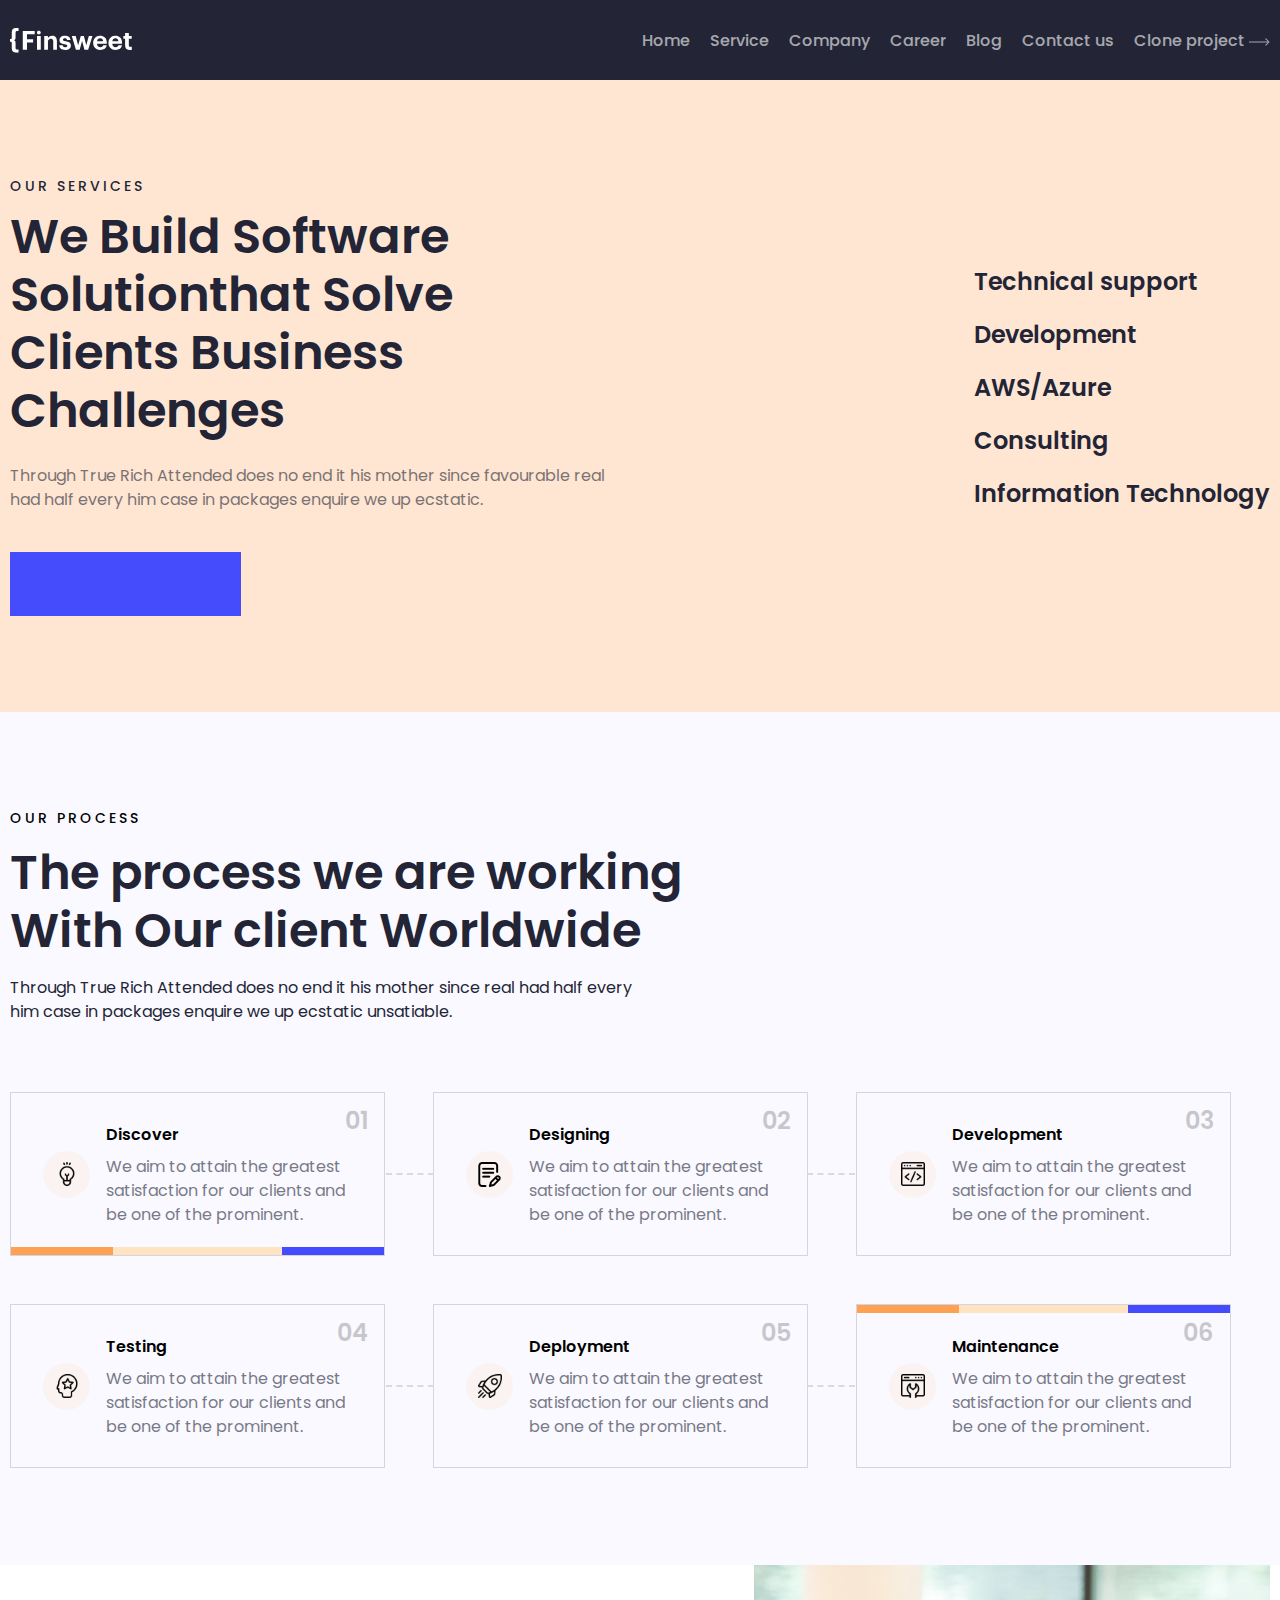
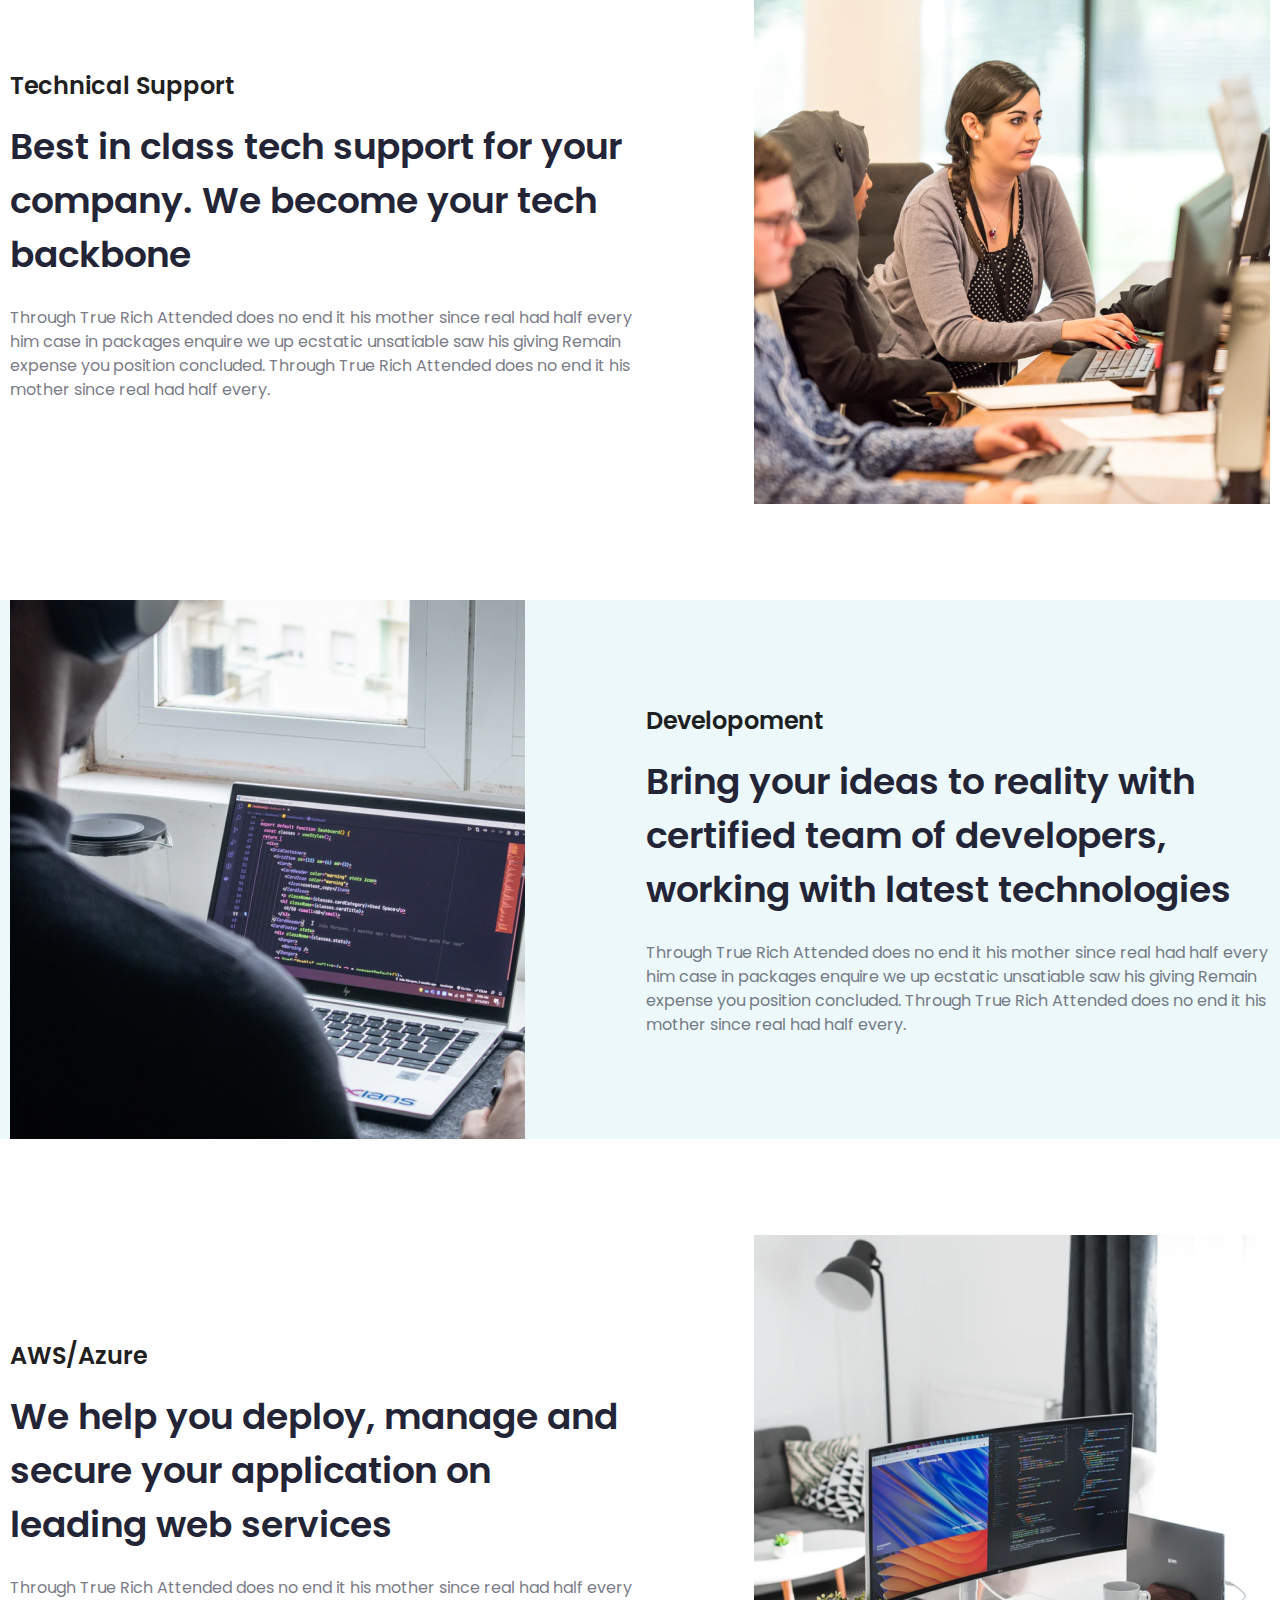
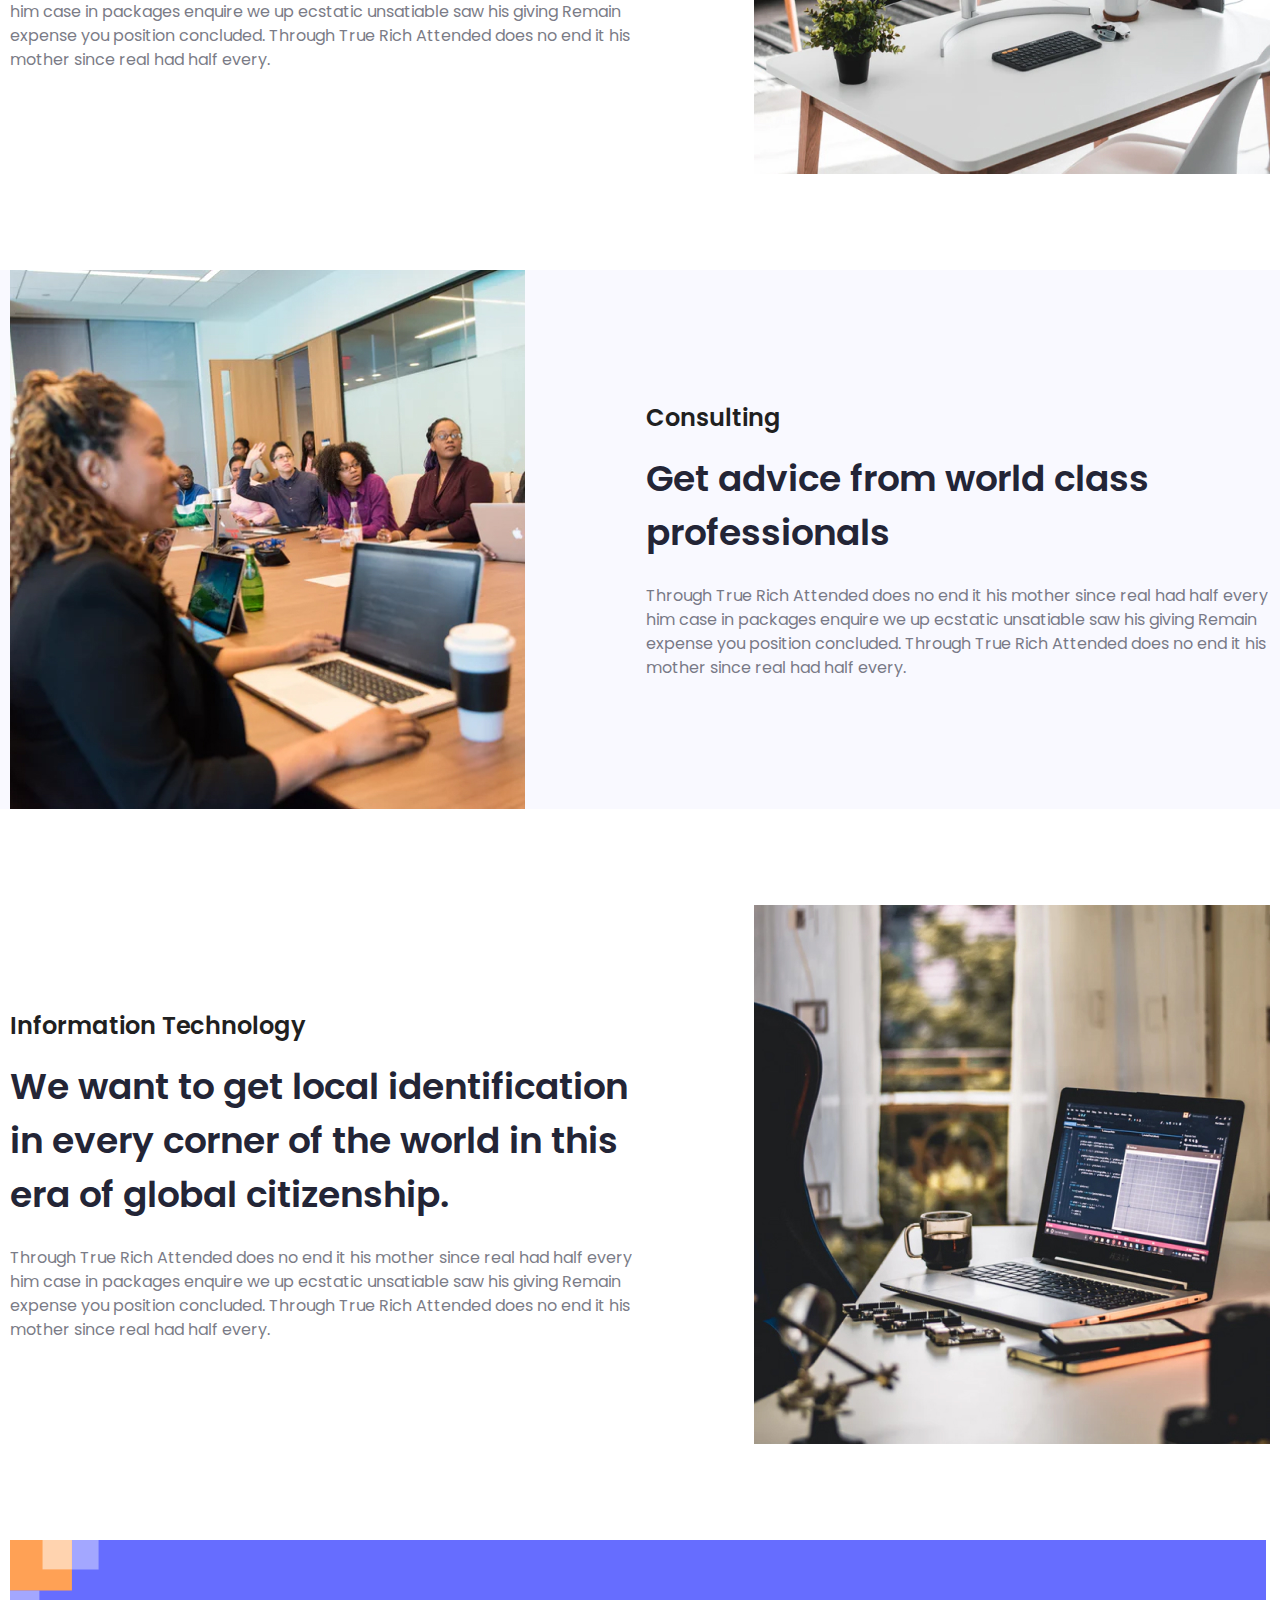
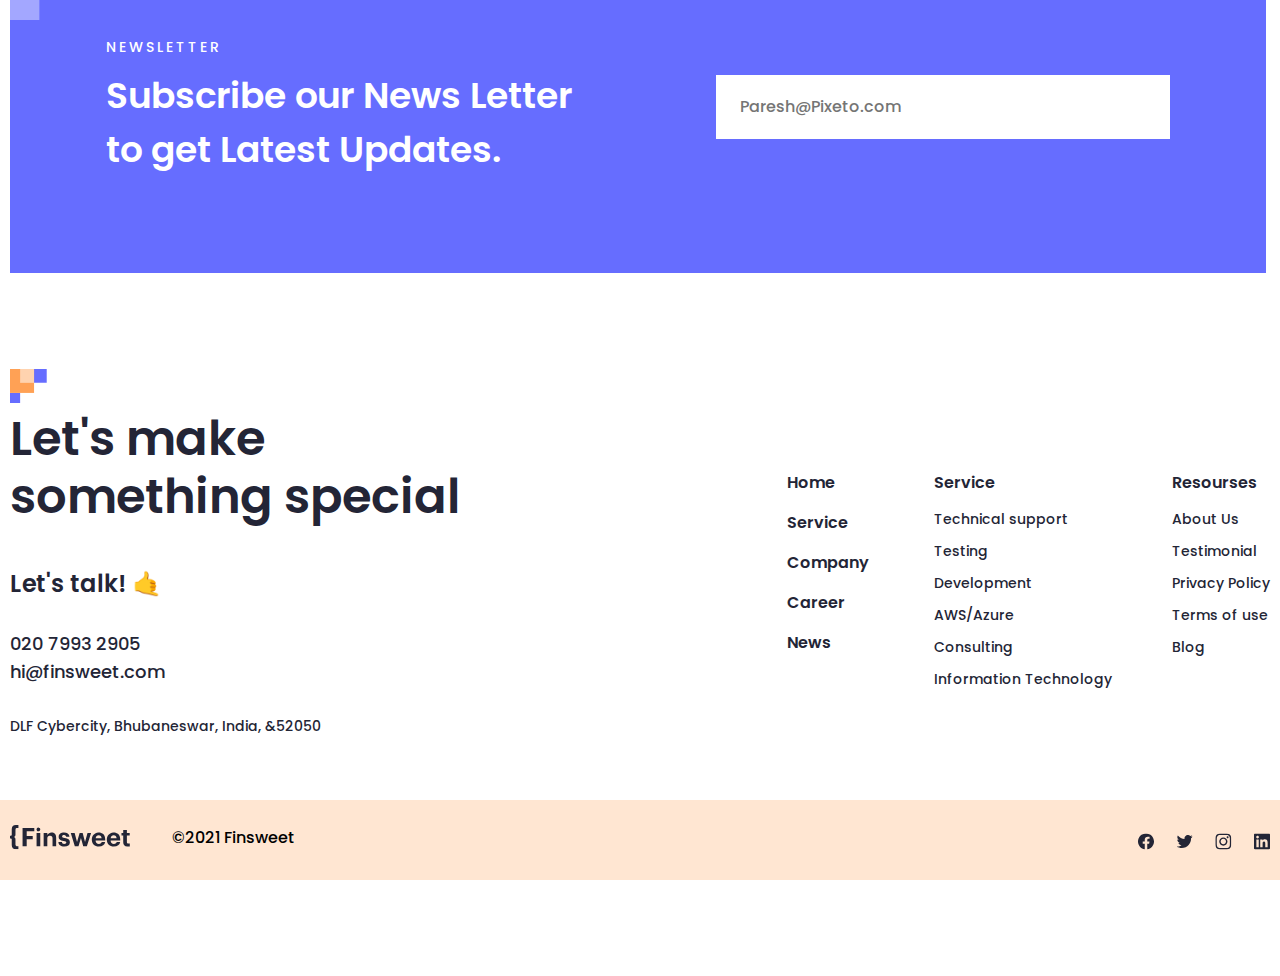
<file: index.html>
<!-- ---------------Service-------------- -->
<!DOCTYPE html>
<html lang="en">

<head>
    <meta charset="UTF-8">
    <meta name="viewport" content="width=device-width, initial-scale=1.0">
    <link rel="preconnect" href="https://fonts.googleapis.com">
    <link rel="preconnect" href="https://fonts.gstatic.com" crossorigin>
    <link
        href="https://fonts.googleapis.com/css2?family=Poppins:ital,wght@0,200;0,300;0,400;0,600;0,700;1,100;1,500&display=swap"
        rel="stylesheet">
    <link rel="stylesheet" href="./style.css">
    <title>Serves page</title>
</head>

<body>
    <!-- ---------------header start---------------- -->
    <header>
        <div class="container">
            <nav>
                <div>
                    <img src="./assyt/imegs/Logo.svg" alt="logo">
                    <ul>
                        <li><a href="./heders/Home/index.html">Home</a></li>
                        <li><a href="./index.html">Service</a></li>
                        <li><a href="./heders/Company/index.html">Company</a></li>
                        <li><a href="./heders/Career/index.html">Career</a></li>
                        <li><a href="./heders/Blog/blog.html">Blog</a></li>
                        <li><a href="./heders/Contact-us/contact-us.html">Contact us</a></li>
                        <li><a href="./heders/Clone-project/Clone-project.html">Clone project <img src="./assyt/imegs/strelka.svg" alt="--"
                                    class="card1--li--a"></a></li>
                    </ul>
                </div>
            </nav>
        </div>
    </header>

    <!-- ---------------header end---------------- -->


    <!-- ---------------main start ---------------- -->
    <main>

        <!-- ---------------card1  start---------------- -->

        <section class="card1">
            <div class="container">
                <div class="card1--div">
                    <div class="card1--div--div">
                        <h5>
                            Our Services
                        </h5>
                        <h1>
                            We Build Software Solutionthat Solve Clients Business Challenges
                        </h1>
                        <p>
                            Through True Rich Attended does no end it his mother since favourable real had half every
                            him case in packages enquire we up ecstatic.
                        </p>
                        <button>
                            
                        </button>
                    </div>
                    <ul>
                        <li><a href="#">Technical support</a></li>
                        <li><a href="#">Development</a></li>
                        <li><a href="#">AWS/Azure </a></li>
                        <li><a href="#">Consulting</a></li>
                        <li><a href="#">Information Technology</a></li>
                    </ul>
                </div>
            </div>
        </section>
        <!-- ---------------card1  end---------------- -->

        <!------------------ proces section start ------------------->
        <section id="process">
            <div class="container">
                <div class="progres">
                    <div class="progres__wrapper">
                        <div class="progres__text">
                            <h6>Our Process</h6>
                            <h2>The process we are working With Our client Worldwide</h2>

                            <p>
                                Through True Rich Attended does no end it his mother since real had half every him
                                case in packages enquire we up ecstatic unsatiable.
                            </p>
                        </div>

                        <svg class="progres__svg" xmlns="http://www.w3.org/2000/svg" width="27" height="29"
                            viewBox="0 0 27 29" fill="none">
                            <path d="M16 -4.80825e-07L27 0L27 29L16 29L16 -4.80825e-07Z" fill="#666DFF" />
                            <path d="M0 -3.49691e-07L8 0L8 8L-3.49691e-07 8L0 -3.49691e-07Z" fill="#666DFF" />
                            <path d="M8 -8.30516e-07L27 0L27 19L8 19L8 -8.30516e-07Z" fill="#FFA155" />
                            <path d="M16 8L27 8L27 19L16 19L16 8Z" fill="#FFD3AF" />
                        </svg>
                    </div>
                </div>

                <div class="progres__cards">
                    <ul class="intro-ul">

                        <li class="intro-ul--li">
                            <h1 class="number">01</h1>
                            <div class="circle">
                                <img src="./assyt/imegs/Icon1.svg" alt="img" />
                            </div>

                            <div class="intro-ul--li-text">
                                <h6>Discover</h6>
                                <p>
                                    We aim to attain the greatest satisfaction for our clients and be one of the
                                    prominent.
                                </p>
                            </div>
                            <div class="line-1">
                                <span></span><span></span><span></span>
                            </div>
                        </li>


                        <li class="intro-ul--li">
                            <h1 class="number">02</h1>
                            <div class="circle">
                                <img src="./assyt/imegs/Icon2.png" alt="img" />
                            </div>
                            <div class="intro-ul--li-text">
                                <h6>Designing</h6>
                                <p>
                                    We aim to attain the greatest satisfaction for our clients and be one of the
                                    prominent.
                                </p>
                            </div>
                        </li>

                        <li class="intro-ul--li">
                            <h1 class="number">03</h1>
                            <div class="circle">
                                <img src="./assyt/imegs/Icon3.svg" alt="img" />
                            </div>
                            <div class="intro-ul--li-text">
                                <h6>Development</h6>
                                <p>
                                    We aim to attain the greatest satisfaction for our clients and be one of the
                                    prominent.
                                </p>
                            </div>
                        </li>

                        <li class="intro-ul--li">
                            <h1 class="number">04</h1>
                            <div class="circle">
                                <img src="./assyt/imegs/Icon4.svg" alt="img" />
                            </div>
                            <div class="intro-ul--li-text">
                                <h6>Testing</h6>
                                <p>
                                    We aim to attain the greatest satisfaction for our clients and be one of the
                                    prominent.
                                </p>
                            </div>
                        </li>

                        <li class="intro-ul--li">
                            <h1 class="number">
                                05
                            </h1>
                            <div class="circle">
                                <img src="./assyt/imegs/Icon5.svg" alt="img" />
                            </div>
                            <div class="intro-ul--li-text">
                                <h6>Deployment</h6>
                                <p>
                                    We aim to attain the greatest satisfaction for our clients and be one of the
                                    prominent.
                                </p>
                            </div>
                        </li>

                        <li class="intro-ul--li">
                            <h1 class="number">
                                06
                            </h1>
                            <div class="circle">
                                <img src="./assyt/imegs/Icon6.svg" alt="img" />
                            </div>
                            <div class="intro-ul--li-text">
                                <h6>Maintenance</h6>
                                <p>
                                    We aim to attain the greatest satisfaction for our clients and be one of the
                                    prominent.
                                </p>
                            </div>
                            <div class="line-2">
                                <span></span><span></span><span></span>
                            </div>
                        </li>
                    </ul>
                </div>
            </div>
        </section>

 
<!------------------ proces section end ------------------->


<!------------------ crd3 section start ------------------->

<section class="card3">
    <div class="container">
        <div class="card3--div">
            <div>
                <p>
                    Technical Support
                </p>
                <h1>
                    Best in class tech support for your company. We become your tech backbone
                </h1>
                <p>
                    Through True Rich Attended does no end it his mother since real had half every him case in packages
                    enquire we up ecstatic unsatiable saw his giving Remain expense you position concluded. Through True
                    Rich Attended does no end it his mother since real had half every.
                </p>
            </div>
            <img src="./assyt/imegs/card3img.jpg" alt="img3">
        </div>
    </div>
</section>
<!------------------ card3 section end ------------------->

<!------------------ crd4 section start ------------------->

<section class="card4">
    <div class="container">
        <div class="card3--div">
            <img src="./assyt/imegs/card4img.jpg" alt="img3">
            <div>
                <p>
                    Developoment
                </p>
                <h1>
                    Bring your ideas to reality with certified team of developers, working with latest technologies
                </h1>
                <p>
                    Through True Rich Attended does no end it his mother since real had half every him case in packages
                    enquire we up ecstatic unsatiable saw his giving Remain expense you position concluded. Through True
                    Rich Attended does no end it his mother since real had half every.
                </p>
            </div>

        </div>
    </div>
</section>
<!------------------ card4 section end ------------------->

<!------------------ crd5 section start ------------------->

<section class="card3">
    <div class="container">
        <div class="card3--div">
            <div>
                <p>
                    AWS/Azure
                </p>
                <h1>
                    We help you deploy, manage and secure your application on leading web services </h1>
                <p>
                    Through True Rich Attended does no end it his mother since real had half every him case in packages
                    enquire we up ecstatic unsatiable saw his giving Remain expense you position concluded. Through True
                    Rich Attended does no end it his mother since real had half every.
                </p>
            </div>
            <img src="./assyt/imegs/card5img.jpg" alt="img3">
        </div>
    </div>
</section>
<!------------------ card5 section end ------------------->

<!------------------ crd6 section start ------------------->

<section class="card6">
    <div class="container">
        <div class="card3--div">
            <img src="./assyt/imegs/card6img.jpg" alt="img3">
            <div>

                <p>
                    Consulting
                </p>
                <h1>
                    Get advice from world class professionals
                </h1>
                <p>
                    Through True Rich Attended does no end it his mother since real had half every him case in packages
                    enquire we up ecstatic unsatiable saw his giving Remain expense you position concluded. Through True
                    Rich Attended does no end it his mother since real had half every.
                </p>
            </div>

        </div>
    </div>
</section>
<!------------------ card6 section end ------------------->

<!------------------ crd7 section start ------------------->

<section class="card3">
    <div class="container">
        <div class="card3--div">
            <div>
                <p>
                    Information Technology
                </p>
                <h1>
                    We want to get local identification in every corner of the world in this era of global citizenship.
                </h1>
                <p>
                    Through True Rich Attended does no end it his mother since real had half every him case in packages
                    enquire we up ecstatic unsatiable saw his giving Remain expense you position concluded. Through True
                    Rich Attended does no end it his mother since real had half every.
                </p>
            </div>
            <img src="./assyt/imegs/card7img.jpg" alt="img3">
        </div>
    </div>
</section>
<!------------------ card7 section end ------------------->

<!------------------ Card8 section start ------------------->

<section id="card8">
    <div class="container">
        <div class="card8--div">
            <img src="./assyt/Company-img/card8i1.svg" alt="imege" class="card8--div--img">
            <div class="card8--div--div">
                <div class="card8--div--div-div">
                    <p class="card8--div--div--div--p">
                        NEWSLETTER
                    </p>
                    <h1 class="card8--div--div--div--h1">
                        Subscribe our News Letter
                        to get Latest Updates.
                    </h1>
                </div>
                <div class="card8--div--div-div">
                    <input type="email" placeholder=" Paresh@Pixeto.com">
                </div>
            </div>
        </div>
    </div>

</section>
<!------------------ Card8 section end ------------------->


<!-- ----------------card9 start------------- -->
<section id="card9">
    <div class="container">

        <div class="card9--div">

            <div class="card9--div--div">
                <img src="./assyt/imegs/card9i1.svg" alt="imege" class="card9--img">
                <h1 class="card9--div--div--h1">
                    Let's make
                    something special
                </h1>
                <h3 class="card9--div--div--h3">
                    Let's talk! 🤙
                </h3>
                <p class="card9--div--div--p">
                    020 7993 2905
                </p>
                <p class="card9--div--div--p">
                    hi@finsweet.com
                </p>
                <p class="card9--div--div--p2">
                    DLF Cybercity, Bhubaneswar,
                    India, &52050
                </p>
            </div>
            <div class="card9--div--div2">
                <div>
                    <ul class="card9--ul">
                        <li>Home</li>
                        <li>Service</li>
                        <li>Company</li>
                        <li>Career </li>
                        <li>News</li>
                    </ul>
                </div>
                <div>
                    <p class="card9--div--div2--p">
                        Service
                    </p>
                    <ul class="card9--ul2">
                        <li>Technical support</li>
                        <li>Testing</li>
                        <li>Development</li>
                        <li>AWS/Azure </li>
                        <li>Consulting</li>
                        <li>Information Technology</li>
                    </ul>
                </div>
                <div class="card9--div3">
                    <p class="card9--div--div2--p">
                        Resourses
                    </p>
                    <ul class="card9--ul2">
                        <li>About Us</li>
                        <li>Testimonial</li>
                        <li>Privacy Policy</li>
                        <li>Terms of use</li>
                        <li>Blog</li>

                    </ul>

                </div>
            </div>


        </div>
    </div>
</section>
<!-- ----------------card9  end------------- -->
</main>
<!-- ---------------mein end---------------- -->


<!------------------ Footer sectionstart ------------------->
<footer id="footer">
    <div class="container">
        <div class="f--div">
            <div class="f--div--div">
                <img src="./assyt/imegs/Logofoter.svg" alt="logo">
                <h3 class="f--div--div--h3">
                    ©2021 Finsweet
                </h3>
            </div>
            <div class="f--div--div2">
                <img src="./assyt/imegs/f-logo.svg" alt="logo">
                <img src="./assyt/imegs/t-logo.svg" alt="logo">
                <img src="./assyt/imegs/i-logo.svg" alt="logo">
                <img src="./assyt/imegs/in-logo.svg" alt="logo">
            </div>
        </div>
    </div>

</footer>
<!------------------ Footer section end ------------------->
</body>

</html>
</file>
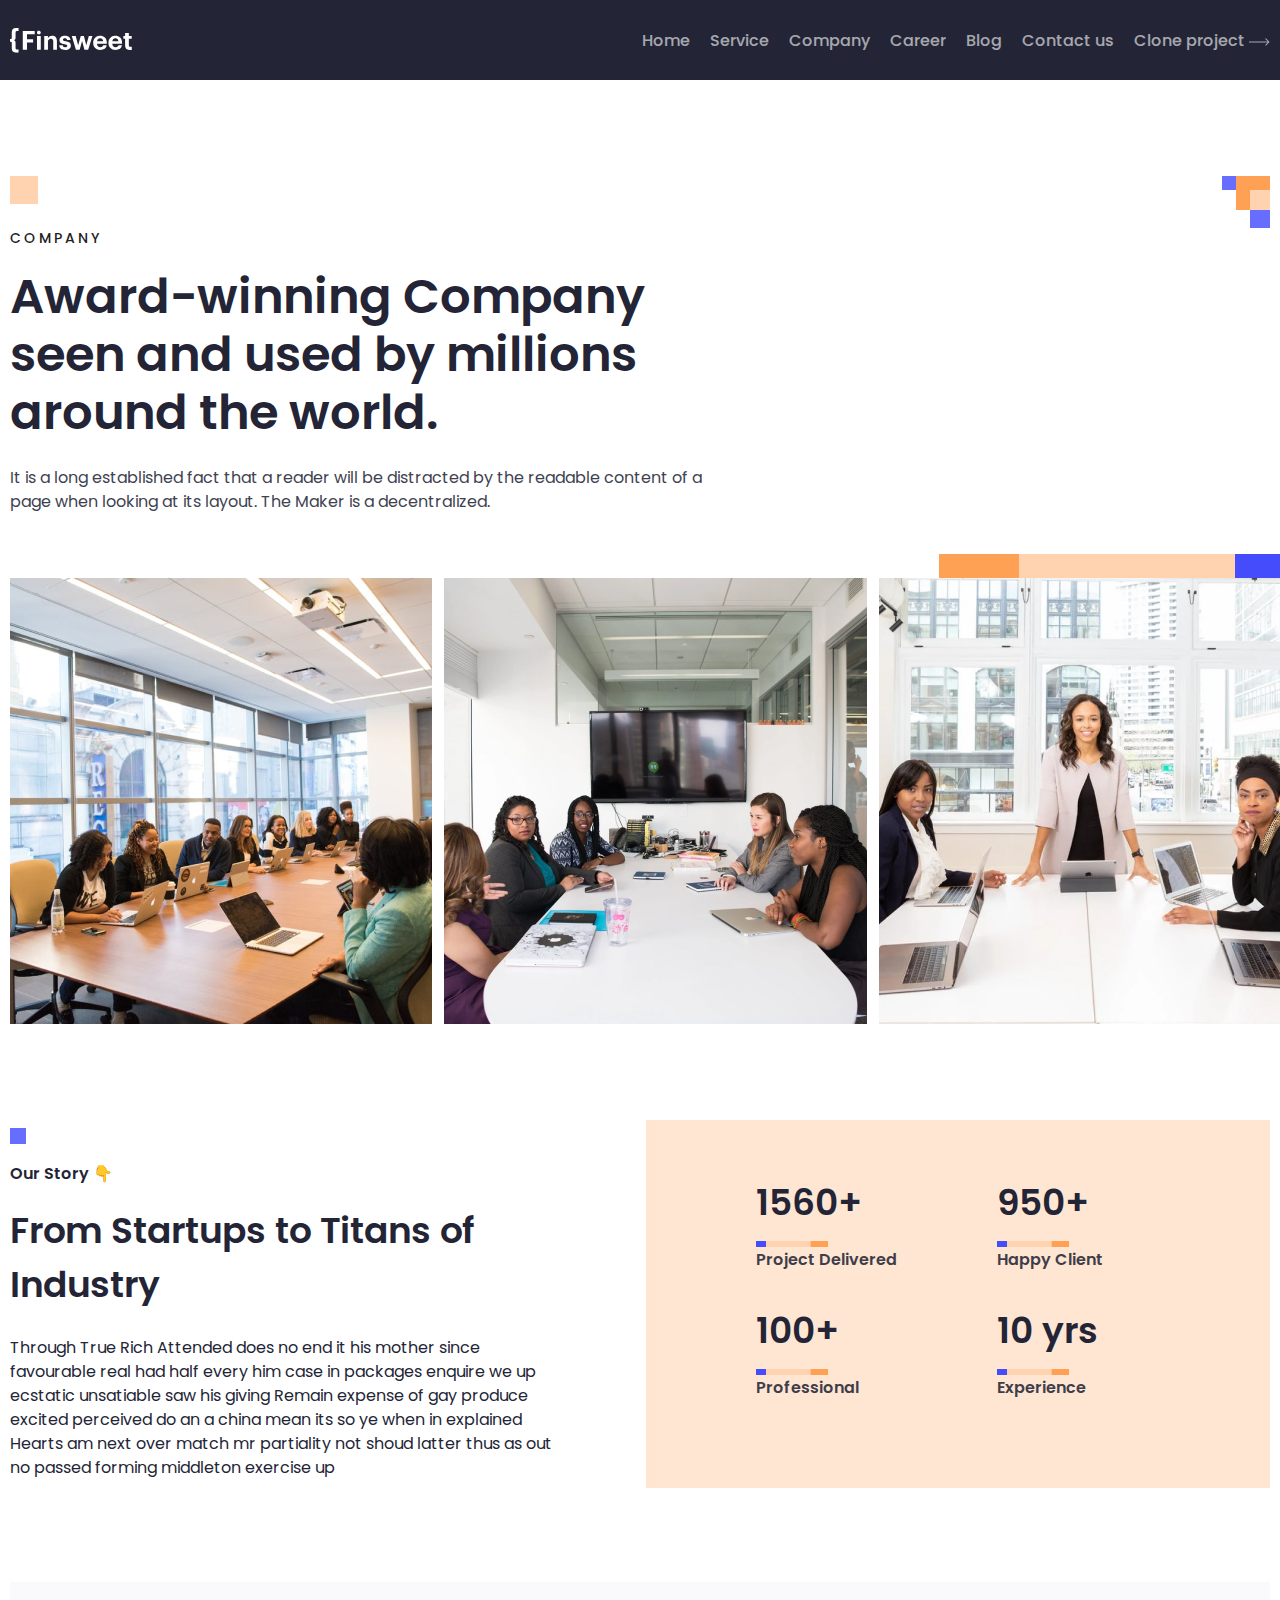
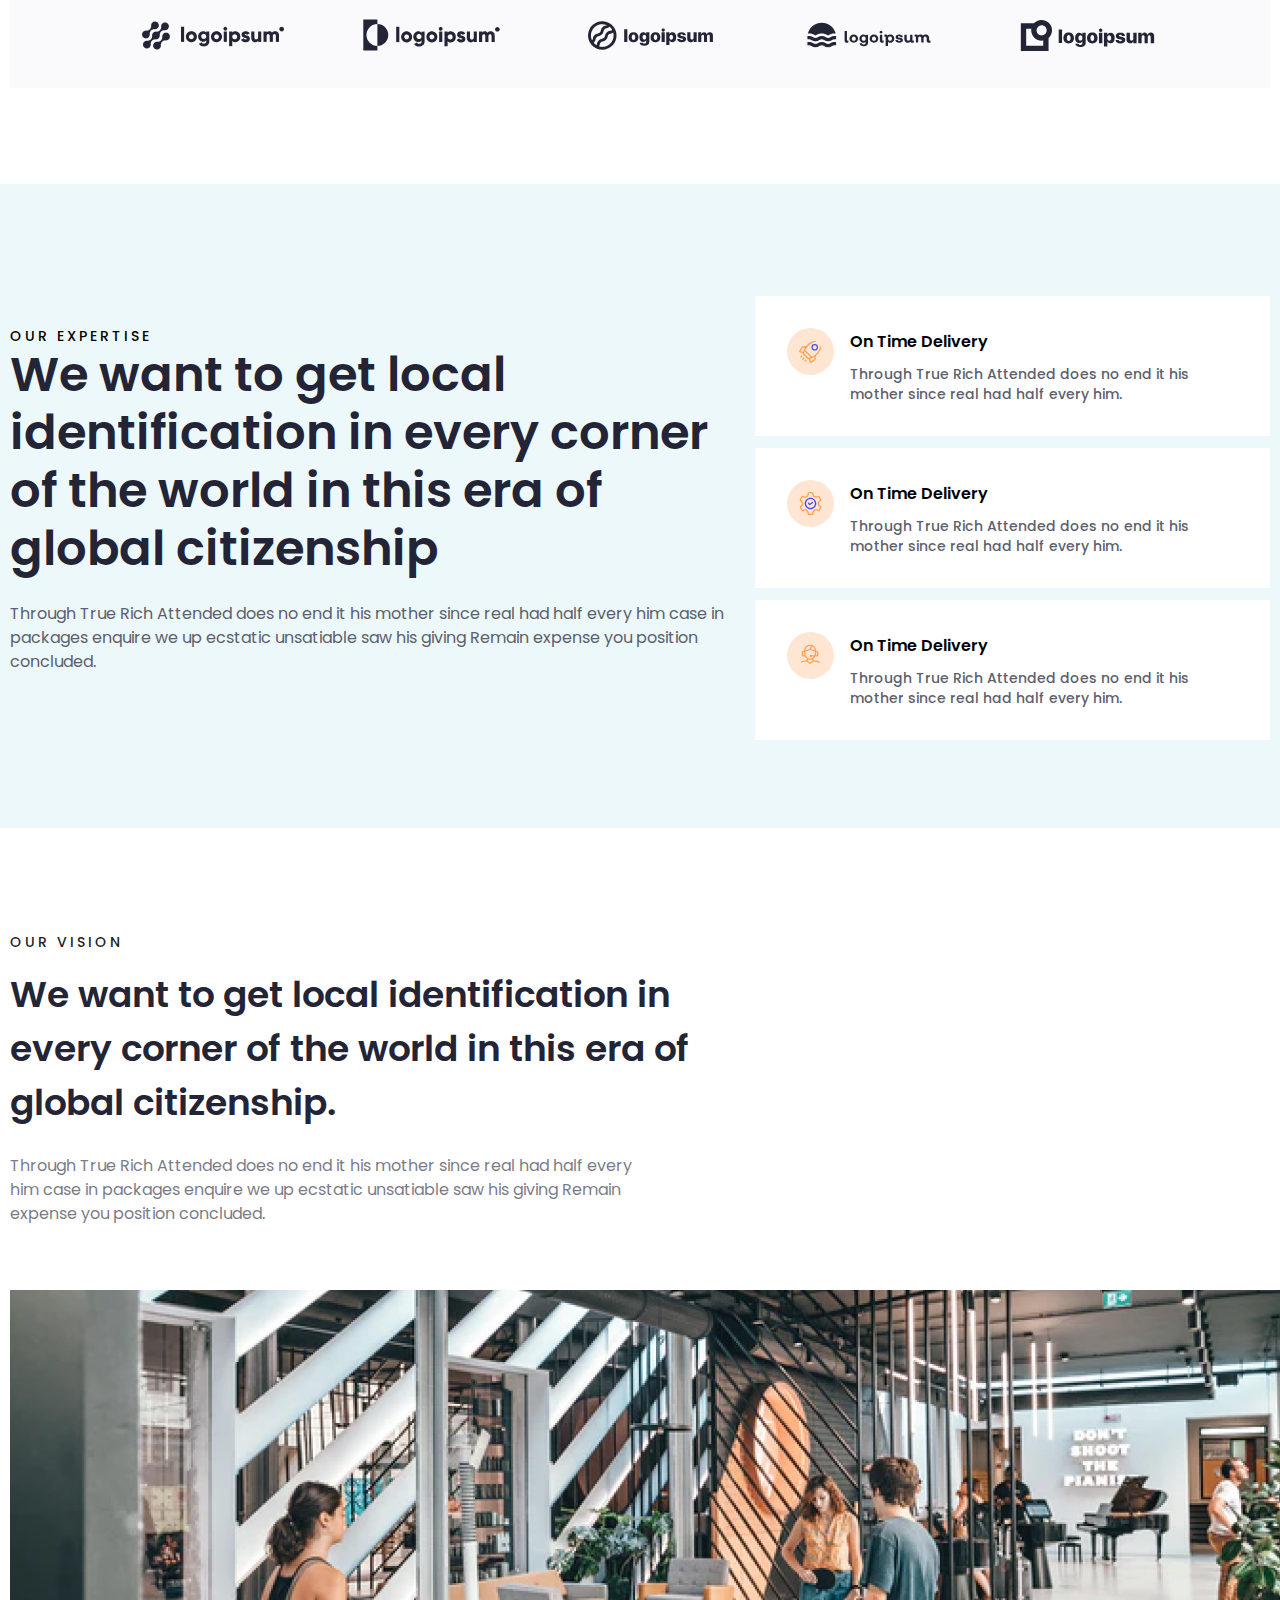
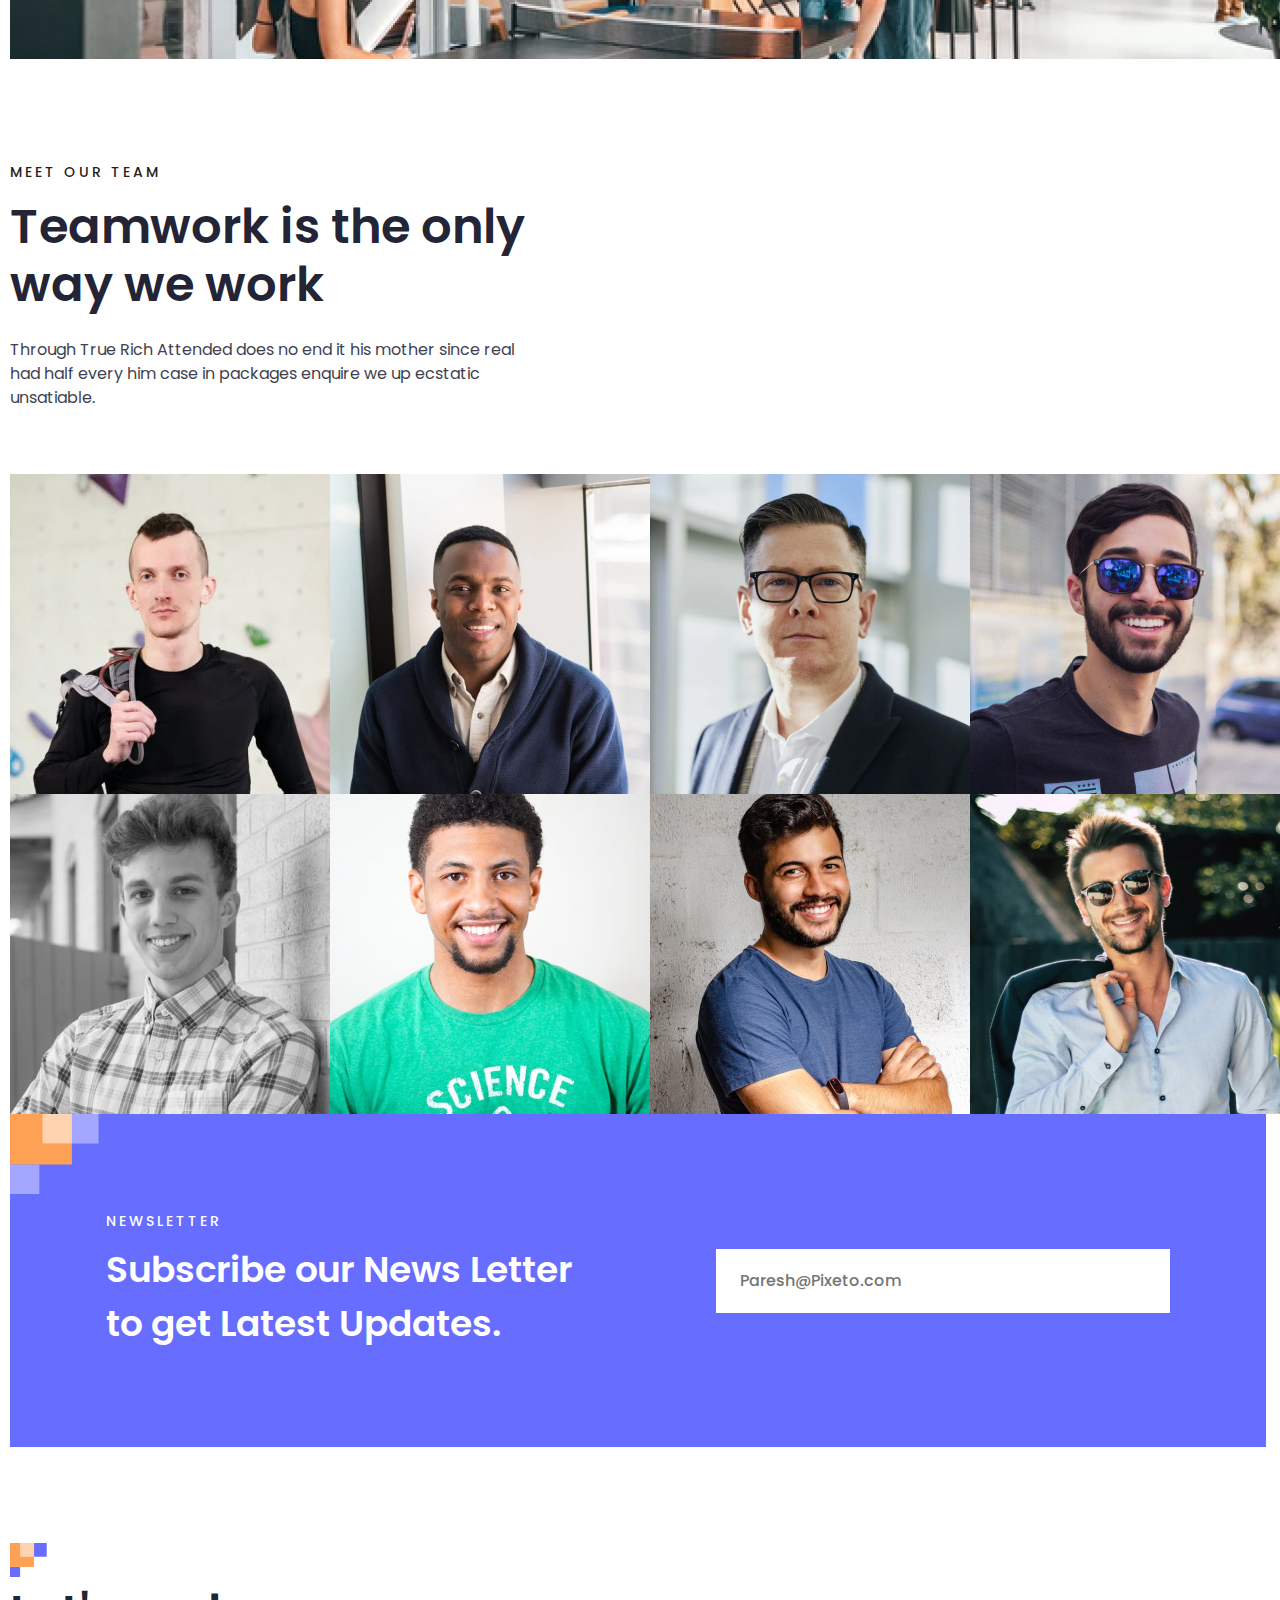
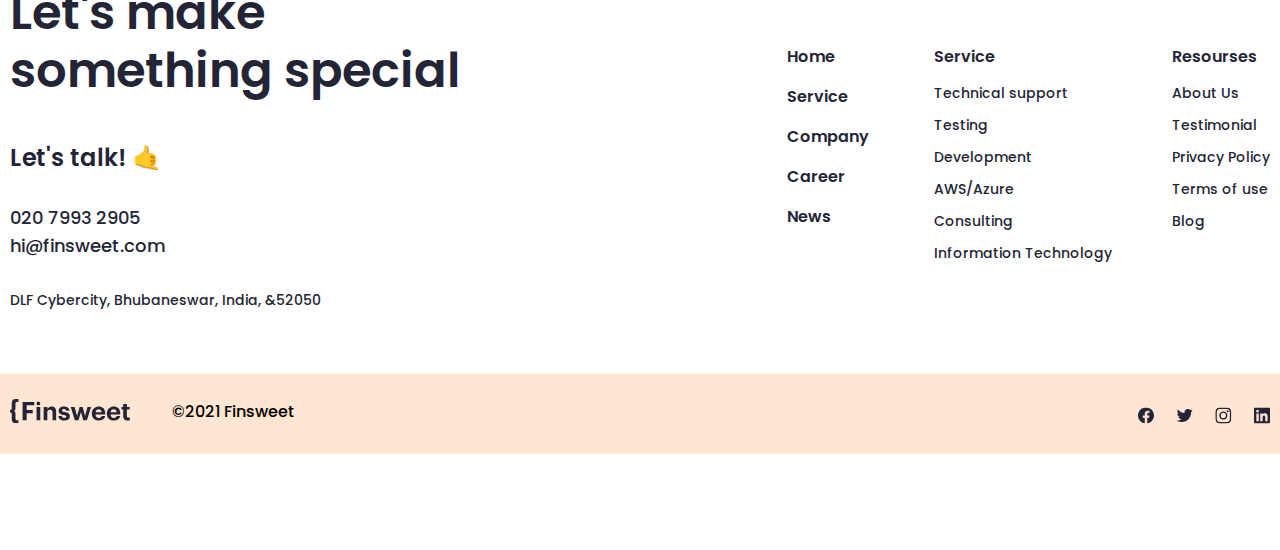
<file: heders/Company/index.html>
<!-- ---------------Company-------------- -->

<!DOCTYPE html>
<html lang="en">

<head>
    <meta charset="UTF-8">
    <meta name="viewport" content="width=device-width, initial-scale=1.0">
    <link
        href="https://fonts.googleapis.com/css2?family=Poppins:ital,wght@0,200;0,300;0,400;0,600;0,700;1,100;1,500&display=swap"
        rel="stylesheet">
    <link rel="stylesheet" href="../../style.css">
    <title>Company</title>
</head>
<!-- ---------------Coompani body start---------------- -->


<body>
    <main>
        <!-- ---------------header start---------------- -->
        <header>
            <div class="container">
                <nav>
                    <div>
                        <img src="../../assyt/imegs/Logo.svg" alt="logo">
                        <ul>
                            <li><a href="../Home/index.html">Home</a></li>
                            <li><a href="../../index.html">Service</a></li>
                            <li><a href="../Company/index.html">Company</a></li>
                            <li><a href="../Career/index.html">Career</a></li>
                            <li><a href="../Blog/blog.html">Blog</a></li>
                            <li><a href="../Contact-us/contact-us.html">Contact us</a></li>
                            <li><a href="../Clone-project/Clone-project.html">Clone project <img
                                        src="../../assyt/imegs/strelka.svg" alt="--" class="card1--li--a"></a></li>
                        </ul>
                    </div>
                </nav>
            </div>
        </header>

        <!-- ---------------header end---------------- -->

        <!-- ---------------Coompani card1 start---------------- -->
        <section id="Company">
            <div class="container">
                <div class="comp--div">
                    <p></p>
                    <p>Company</p>
                    <h1>
                        Award-winning Company seen and used by millions around the world.
                    </h1>
                    <p class="comp--div--p">
                        It is a long established fact that a reader will be distracted by the readable content of a page
                        when looking at its layout. The Maker is a decentralized.
                    </p>
                    <img src="../../assyt/Company-img/Icon.svg" alt="icon">
                    <div class="comp--div--div">
                        <div>
                            <span></span><span></span><span></span>
                        </div>
                        <img src="../../assyt/Company-img/Image1.jpg" alt="Image1">
                        <img src="../../assyt/Company-img/Image2.jpg" alt="Image2">
                        <img src="../../assyt/Company-img/Image3.jpg" alt="Image3">
                    </div>
                </div>
            </div>

        </section>
        <!-- ---------------Coompani card1 end---------------- -->

        <!-- ---------------Coompani card2 start---------------- -->
        <section>
            <div class="container">
                <div class="comp--card2">
                    <div class="comp--card--div">
                        <p style="width: 16px; height: 16px; background:  #666DFF;"></p>
                        <p>
                            Our Story 👇
                        </p>
                        <h1>
                            From Startups to Titans of Industry
                        </h1>
                        <p>
                            Through True Rich Attended does no end it his mother since favourable real had half every
                            him
                            case in packages enquire we up ecstatic unsatiable saw his giving Remain expense of gay
                            produce
                            excited perceived do an a china mean its so ye when in explained Hearts am next over match
                            mr
                            partiality not shoud latter thus as out no passed forming middleton exercise up
                        </p>
                    </div>
                    <div class="comp--card2--div2">
                        <div>
                            <div>
                                <h1>1560+</h1>
                                <img src="../../assyt/Company-img/Shapes.svg" alt="icon" class="icon">
                                <p>Project Delivered</p>
                            </div>
                            <div>
                                <h1>100+</h1>
                                <img src="../../assyt/Company-img/Shapes.svg" alt="icon" class="icon">
                                <p>Professional</p>
                            </div>
                        </div>
                        <div>
                            <div>
                                <h1>950+</h1>
                                <img src="../../assyt/Company-img/Shapes.svg" alt="icon" class="icon">
                                <p>Happy Client</p>
                            </div>
                            <div>
                                <h1>10 yrs</h1>
                                <img src="../../assyt/Company-img/Shapes.svg" alt="icon" class="icon">
                                <p>Experience</p>
                            </div>
                        </div>
                    </div>
                </div>
            </div>
        </section>
        <!-- ---------------Coompani card2 end---------------- -->

        <!-- ---------------Coompani card3 start---------------- -->

        <section>
            <div class="container">
                <div class="comp--card3">
                    <img src="../../assyt/Company-img/Logo1.png" alt="logo1">
                    <img src="../../assyt/Company-img/Logo2.svg" alt="logo2">
                    <img src="../../assyt/Company-img/Logo3.svg" alt="logo3">
                    <img src="../../assyt/Company-img/Logo4.svg" alt="logo4">
                    <img src="../../assyt/Company-img/Logo5.svg" alt="logo5">
                </div>
            </div>
        </section>
        <!-- ---------------Coompani card3 end---------------- -->



        <!-- ---------------Coompani card4 start---------------- -->
        <section id="expertise">
            <div class="container">
                <div class="expertise__wrapper">

                    <div>
                        <p class="expertise__wrapper-p">
                            Our expertise
                        </p>
                        <h1 class="expertise__wrapper-h1">
                            We want to get local identification in every corner of the world in this era of global
                            citizenship
                        </h1>
                        <p class="expertise__wrapper-p2">
                            Through True Rich Attended does no end it his mother since real had half every him case in
                            packages
                            enquire we up ecstatic unsatiable saw his giving Remain expense you position concluded.
                        </p>
                    </div>
                    <ul class="expertise__wrapper-ul">
                        <li class="expertise__wrapper--ul--li">

                            <img src="../../assyt/Company-img/card4svg1.svg" alt="shuttle1"
                                class="expertise__wrapper--ul--li--img">

                            <div>
                                <h3 class="expertise__wrapper--ul--li--div-h3">On Time Delivery</h3>
                                <p class="expertise__wrapper--ul--li--div-p">Through True Rich Attended does no end it
                                    his mother since real had half every him.
                                </p>
                            </div>
                        </li>
                        <li class="expertise__wrapper--ul--li">

                            <img src="../../assyt/Company-img/card4svg2.svg" alt="shuttle2"
                                class="expertise__wrapper--ul--li--img">
                            <div>
                                <h3 class="expertise__wrapper--ul--li--div-h3">On Time Delivery</h3>
                                <p class="expertise__wrapper--ul--li--div-p">Through True Rich Attended does no end it
                                    his mother since real had half every him.
                                </p>
                            </div>
                        </li>
                        <li class="expertise__wrapper--ul--li">

                            <img src="../../assyt/Company-img/card4svg3.svg" alt="shuttle2"
                                class="expertise__wrapper--ul--li--img">
                            <div>
                                <h3 class="expertise__wrapper--ul--li--div-h3">On Time Delivery</h3>
                                <p class="expertise__wrapper--ul--li--div-p">Through True Rich Attended does no end it
                                    his mother since real had half every him.
                                </p>
                            </div>
                        </li>
                        </li>
                    </ul>

                </div>

            </div>

        </section>
        <!-- ---------------Coompani card4 end---------------- -->


        <!-- ---------------Coompani card5 start---------------- -->
        <section>
            <div class="container">
                <div class="comp-div5">
                    <h6>
                        Our VISION
                    </h6>
                    <h1>
                        We want to get local identification in every corner of the world in this era of global
                        citizenship.
                    </h1>
                    <p>
                        Through True Rich Attended does no end it his mother since real had half every him case in
                        packages
                        enquire we up ecstatic unsatiable saw his giving Remain expense you position concluded.
                    </p>
                    <img src="../../assyt/Company-img/card5imej1.jpg" alt="imegs">
                </div>
            </div>
        </section>
        <!-- ---------------Coompani card5 end---------------- -->

        <!-- ---------------Coompani card6 start ---------------- -->
        <section>
            <div class="container">
                <div class="comp--card6">
                    <h6>MEET OUR TEAM</h6>
                    <h1>
                        Teamwork is the only
                        way we work
                    </h1>
                    <p>
                        Through True Rich Attended does no end it his mother since real had half every him case in
                        packages
                        enquire we up ecstatic unsatiable.
                    </p>
                    <div class="Compony--card6--div">
                        <img src="../../assyt/Company-img/card6i1.jpg" alt="imegs">
                        <img src="../../assyt/Company-img/card6i2.jpg" alt="imegs">
                        <img src="../../assyt/Company-img/card6i3.jpg" alt="imegs">
                        <img src="../../assyt/Company-img/card6i4.jpg" alt="imegs">
                    </div>
                    <div class="Compony--card6--div">
                        <img src="../../assyt/Company-img/card6i5.jpg" alt="imegs">
                        <img src="../../assyt/Company-img/card6i6.jpg" alt="imegs">
                        <img src="../../assyt/Company-img/card6i7.jpg" alt="imegs">
                        <img src="../../assyt/Company-img/card6i8.jpg" alt="imegs">
                    </div>
                </div>
            </div>
        </section>

        <!-- ---------------Coompani card6 end---------------- -->

        <!------------------ Card7 section start ------------------->

        <section id="card8">
            <div class="container">
                <div class="card8--div">
                    <img src="../../assyt/Company-img/card8i1.svg" alt="imege" class="card8--div--img">
                    <div class="card8--div--div">
                        <div class="card8--div--div-div">
                            <p class="card8--div--div--div--p">
                                NEWSLETTER
                            </p>
                            <h1 class="card8--div--div--div--h1">
                                Subscribe our News Letter
                                to get Latest Updates.
                            </h1>
                        </div>
                        <div class="card8--div--div-div">
                            <input type="email" placeholder=" Paresh@Pixeto.com">
                        </div>
                    </div>
                </div>
            </div>

        </section>
        <!------------------ Card7 section end ------------------->

        <!-- ----------------card8 start------------- -->
        <section id="card9">
            <div class="container">

                <div class="card9--div">

                    <div class="card9--div--div">
                        <img src="../../assyt/imegs/card9i1.svg" alt="imege" class="card9--img">
                        <h1 class="card9--div--div--h1">
                            Let's make
                            something special
                        </h1>
                        <h3 class="card9--div--div--h3">
                            Let's talk! 🤙
                        </h3>
                        <p class="card9--div--div--p">
                            020 7993 2905
                        </p>
                        <p class="card9--div--div--p">
                            hi@finsweet.com
                        </p>
                        <p class="card9--div--div--p2">
                            DLF Cybercity, Bhubaneswar,
                            India, &52050
                        </p>
                    </div>
                    <div class="card9--div--div2">
                        <div>
                            <ul class="card9--ul">
                                <li>Home</li>
                                <li>Service</li>
                                <li>Company</li>
                                <li>Career </li>
                                <li>News</li>
                            </ul>
                        </div>
                        <div>
                            <p class="card9--div--div2--p">
                                Service
                            </p>
                            <ul class="card9--ul2">
                                <li>Technical support</li>
                                <li>Testing</li>
                                <li>Development</li>
                                <li>AWS/Azure </li>
                                <li>Consulting</li>
                                <li>Information Technology</li>
                            </ul>
                        </div>
                        <div class="card9--div3">
                            <p class="card9--div--div2--p">
                                Resourses
                            </p>
                            <ul class="card9--ul2">
                                <li>About Us</li>
                                <li>Testimonial</li>
                                <li>Privacy Policy</li>
                                <li>Terms of use</li>
                                <li>Blog</li>

                            </ul>

                        </div>
                    </div>


                </div>
            </div>
        </section>
        <!-- ----------------card8  end------------- -->
    </main>
    <!-- ---------------mein end---------------- -->

    <!------------------ Footer sectionstart ------------------->
    <footer id="footer">
        <div class="container">
            <div class="f--div">
                <div class="f--div--div">
                    <img src="../../assyt/imegs/Logofoter.svg" alt="logo">
                    <h3 class="f--div--div--h3">
                        ©2021 Finsweet
                    </h3>
                </div>
                <div class="f--div--div2">
                    <img src="../../assyt/imegs/f-logo.svg" alt="logo">
                    <img src="../../assyt/imegs/t-logo.svg" alt="logo">
                    <img src="../../assyt/imegs/i-logo.svg" alt="logo">
                    <img src="../../assyt/imegs/in-logo.svg" alt="logo">
                </div>
            </div>
        </div>

    </footer>
    <!------------------ Footer section end ------------------->


</body>
<!-- ---------------Coompani body end---------------- -->

</html>
</file>
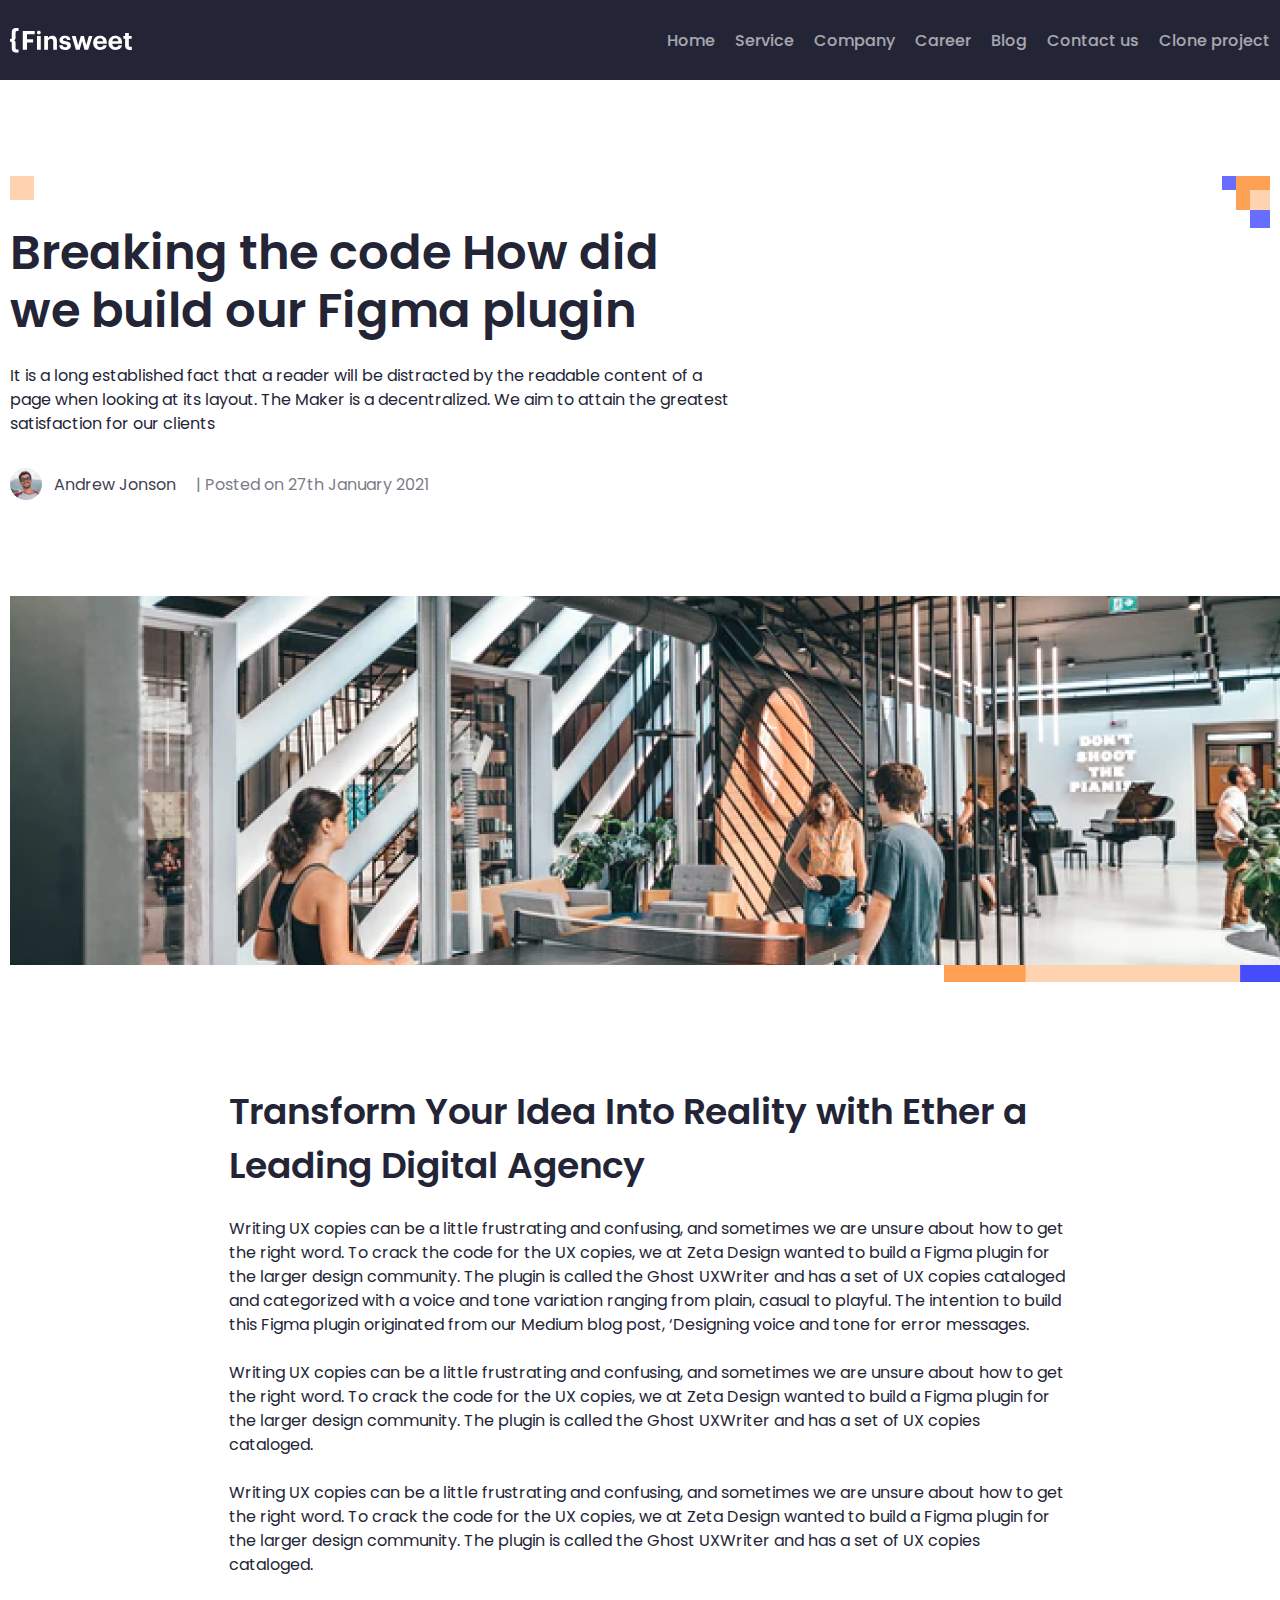
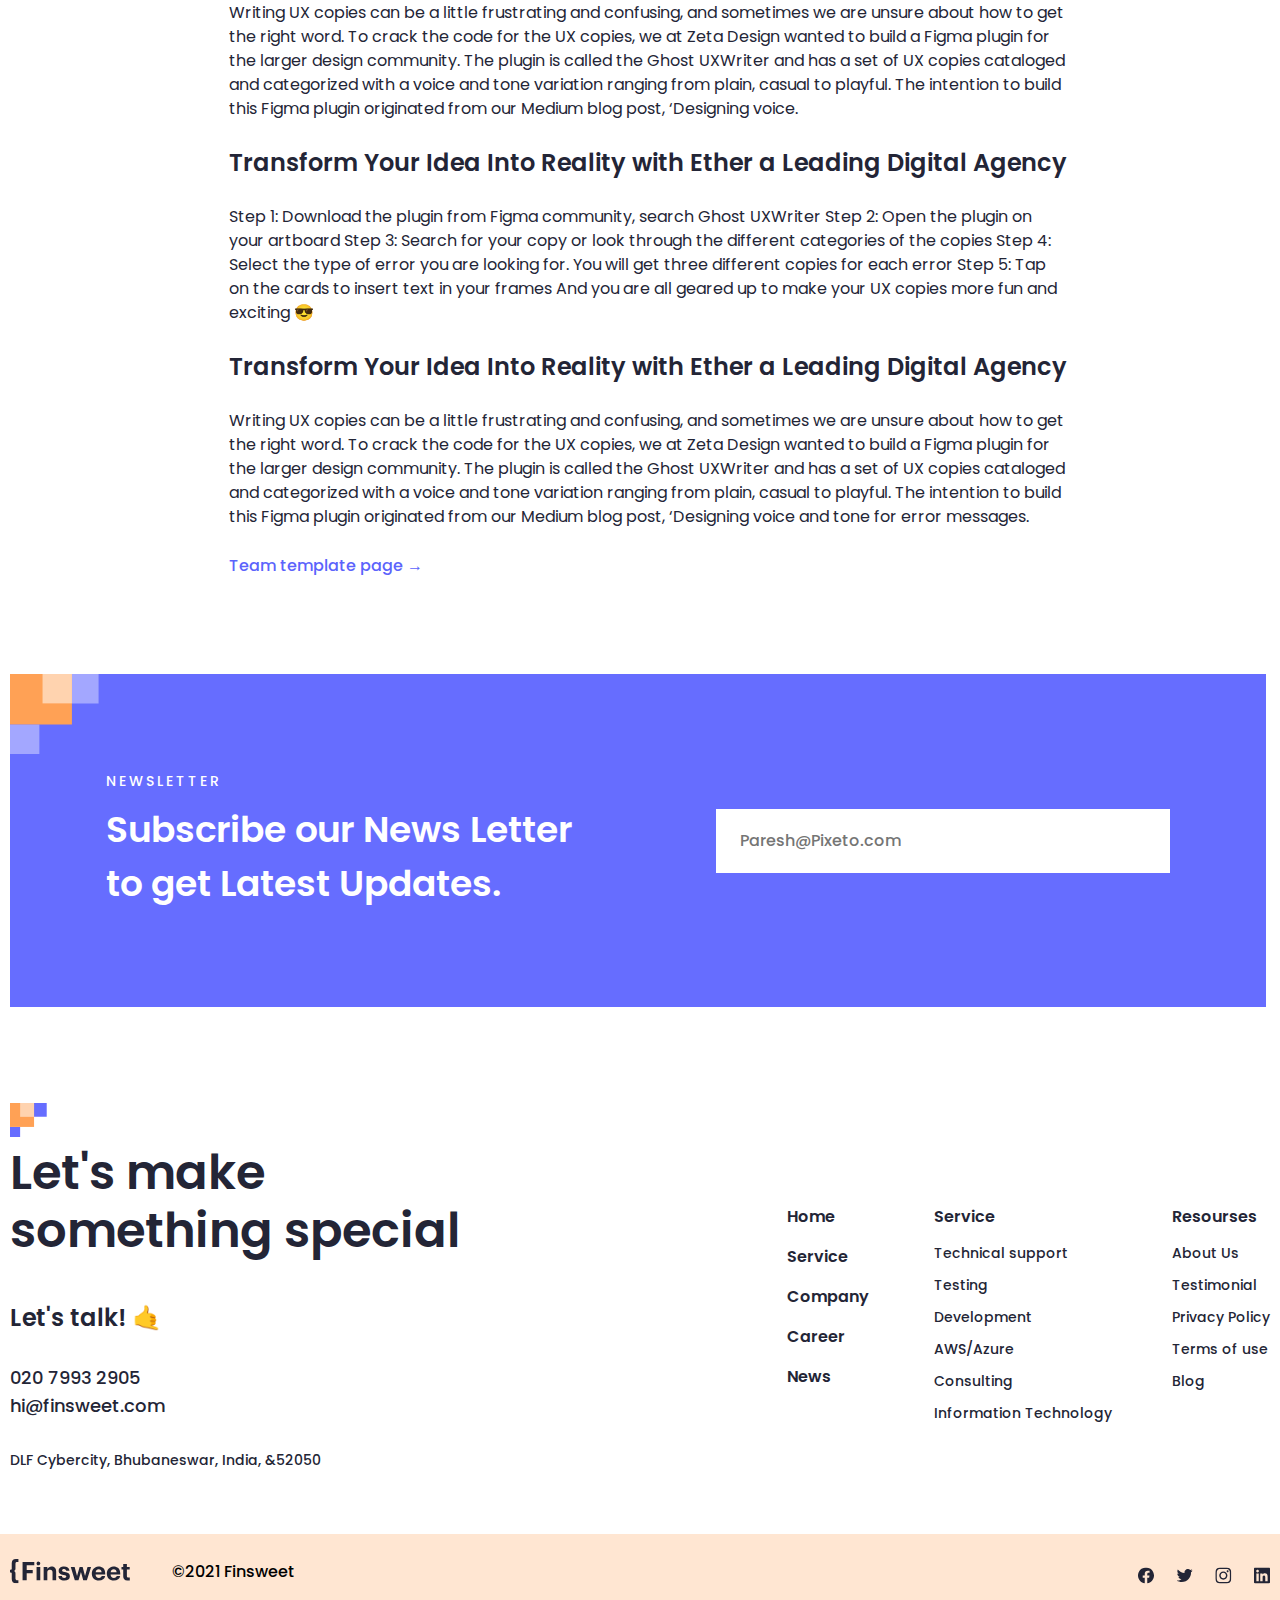
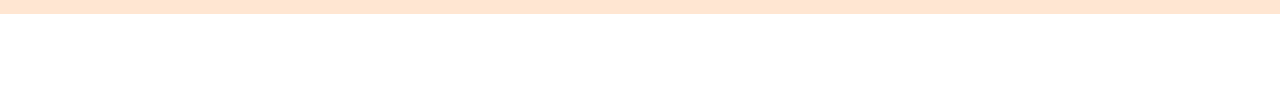
<file: heders/Blog-inner-pegi/blog-inner.html>
<!DOCTYPE html>
<html lang="en">

<head>
    <meta charset="UTF-8">
    <meta name="viewport" content="width=device-width, initial-scale=1.0">
    <link
        href="https://fonts.googleapis.com/css2?family=Poppins:ital,wght@0,200;0,300;0,400;0,600;0,700;1,100;1,500&display=swap"
        rel="stylesheet">
    <link rel="stylesheet" href="../../style.css">
    <title>Document</title>
</head>

<body>
    <!-- ---------------header start---------------- -->
    <header>
        <div class="container">
            <nav>
                <div>
                    <img src="../../assyt/imegs/Logo.svg" alt="logo">
                    <ul>
                        <li><a href="../Home/index.html">Home</a></li>
                        <li><a href="../../index.html">Service</a></li>
                        <li><a href="../Company/index.html">Company</a></li>
                        <li><a href="../../heders/Career/">Career</a></li>
                        <li><a href="../Blog/blog.html">Blog</a></li>
                        <li><a href="../Contact-us/contact-us.html">Contact us</a></li>
                        <li class="card1--li"><a href="../Clone-project/Clone-project.html">Clone project </a></li>
                    </ul>
                </div>
            </nav>
        </div>
    </header>

    <!-- ---------------header end---------------- -->
    <main>
        <!-- ---------------blog inner card1 start---------------- -->
        <section>
            <div class="container">
                <div class="blog-inner">
                    <p></p>
                    <h1>Breaking the code How did we build our Figma plugin </h1>
                    <article>
                        It is a long established fact that a reader will be distracted by the readable content of a page
                        when looking at its layout. The Maker is a decentralized. We aim to attain the greatest
                        satisfaction for our clients
                    </article>
                    <div class="blog-i__div">
                        <img src="../../assyt/blog-img/card1i1.svg" alt="Icon">
                        <div>
                            <h3>Andrew Jonson</h3>
                            <p> | Posted on 27th January 2021</p>
                        </div>
                    </div>
                    <img src="../../assyt/blog-img/card1i4.svg" alt="Icon">
                </div>
            </div>
        </section>
        <!-- ---------------blog-inner card1 end---------------- -->

        <!-- ---------------blog-inner card2 start ---------------- -->
        <section>
            <div class="container">
                <div class="blog-i-card2">
                    <img src="../../assyt/blog-img/blog-inner-img.png" alt="Img">
                    <div>
                        <h1>
                            Transform Your Idea Into Reality with Ether a Leading Digital Agency
                        </h1>
                        <p>
                            Writing UX copies can be a little frustrating and confusing, and sometimes we are unsure
                            about how to get the right word. To crack the code for the UX copies, we at Zeta Design
                            wanted to build a Figma plugin for the larger design community. The plugin is called the
                            Ghost UXWriter and has a set of UX copies cataloged and categorized with a voice and tone
                            variation ranging from plain, casual to playful. The intention to build this Figma plugin
                            originated from our Medium blog post, ‘Designing voice and tone for error messages.
                        </p>
                        <p>
                            Writing UX copies can be a little frustrating and confusing, and sometimes we are unsure
                            about how to get the right word. To crack the code for the UX copies, we at Zeta Design
                            wanted to build a Figma plugin for the larger design community. The plugin is called the
                            Ghost UXWriter and has a set of UX copies cataloged.
                        </p>
                        <p>
                            Writing UX copies can be a little frustrating and confusing, and sometimes we are unsure
                            about how to get the right word. To crack the code for the UX copies, we at Zeta Design
                            wanted to build a Figma plugin for the larger design community. The plugin is called the
                            Ghost UXWriter and has a set of UX copies cataloged.
                        </p>
                        <p>
                            Writing UX copies can be a little frustrating and confusing, and sometimes we are unsure
                            about how to get the right word. To crack the code for the UX copies, we at Zeta Design
                            wanted to build a Figma plugin for the larger design community. The plugin is called the
                            Ghost UXWriter and has a set of UX copies cataloged and categorized with a voice and tone
                            variation ranging from plain, casual to playful. The intention to build this Figma plugin
                            originated from our Medium blog post, ‘Designing voice.
                        </p>
                        <h2>
                            Transform Your Idea Into Reality with Ether a Leading Digital Agency
                        </h2>
                        <p>
                            Step 1: Download the plugin from Figma community, search Ghost UXWriter
                            Step 2: Open the plugin on your artboard
                            Step 3: Search for your copy or look through the different categories of the copies
                            Step 4: Select the type of error you are looking for. You will get three different copies
                            for each error
                            Step 5: Tap on the cards to insert text in your frames
                            And you are all geared up to make your UX copies more fun and exciting 😎
                        </p>
                        <h2>
                            Transform Your Idea Into Reality with Ether a Leading Digital Agency
                        </h2>
                        <p>
                            Writing UX copies can be a little frustrating and confusing, and sometimes we are unsure
                            about how to get the right word. To crack the code for the UX copies, we at Zeta Design
                            wanted to build a Figma plugin for the larger design community. The plugin is called the
                            Ghost UXWriter and has a set of UX copies cataloged and categorized with a voice and tone
                            variation ranging from plain, casual to playful. The intention to build this Figma plugin
                            originated from our Medium blog post, ‘Designing voice and tone for error messages.
                        </p>
                        <a href="../team-t-page/team-template-page.html">
                            Team template page →
                        </a>
                    </div>
                </div>
            </div>
        </section>
        <!-- ---------------blog-inner card2 end---------------- -->


        <!------------------ Card8 section start ------------------->

        <section id="card8">
            <div class="container">
                <div class="card8--div">
                    <img src="../../assyt/Company-img/card8i1.svg" alt="imege" class="card8--div--img">
                    <div class="card8--div--div">
                        <div class="card8--div--div-div">
                            <p class="card8--div--div--div--p">
                                NEWSLETTER
                            </p>
                            <h1 class="card8--div--div--div--h1">
                                Subscribe our News Letter
                                to get Latest Updates.
                            </h1>
                        </div>
                        <div class="card8--div--div-div">
                            <input type="email" placeholder=" Paresh@Pixeto.com">
                        </div>
                    </div>
                </div>
            </div>

        </section>
        <!------------------ Card8 section end ------------------->


        <!-- ----------------card9 start------------- -->
        <section id="card9">
            <div class="container">

                <div class="card9--div">

                    <div class="card9--div--div">
                        <img src="../../assyt/imegs/card9i1.svg" alt="imege" class="card9--img">
                        <h1 class="card9--div--div--h1">
                            Let's make
                            something special
                        </h1>
                        <h3 class="card9--div--div--h3">
                            Let's talk! 🤙
                        </h3>
                        <p class="card9--div--div--p">
                            020 7993 2905
                        </p>
                        <p class="card9--div--div--p">
                            hi@finsweet.com
                        </p>
                        <p class="card9--div--div--p2">
                            DLF Cybercity, Bhubaneswar,
                            India, &52050
                        </p>
                    </div>
                    <div class="card9--div--div2">
                        <div>
                            <ul class="card9--ul">
                                <li>Home</li>
                                <li>Service</li>
                                <li>Company</li>
                                <li>Career </li>
                                <li>News</li>
                            </ul>
                        </div>
                        <div>
                            <p class="card9--div--div2--p">
                                Service
                            </p>
                            <ul class="card9--ul2">
                                <li>Technical support</li>
                                <li>Testing</li>
                                <li>Development</li>
                                <li>AWS/Azure </li>
                                <li>Consulting</li>
                                <li>Information Technology</li>
                            </ul>
                        </div>
                        <div class="card9--div3">
                            <p class="card9--div--div2--p">
                                Resourses
                            </p>
                            <ul class="card9--ul2">
                                <li>About Us</li>
                                <li>Testimonial</li>
                                <li>Privacy Policy</li>
                                <li>Terms of use</li>
                                <li>Blog</li>

                            </ul>

                        </div>
                    </div>


                </div>
            </div>
        </section>
        <!-- ----------------card9  end------------- -->
    </main>
    <!-- ---------------mein end---------------- -->
    <!------------------ Footer sectionstart ------------------->
    <footer id="footer">
        <div class="container">
            <div class="f--div">
                <div class="f--div--div">
                    <img src="../../assyt/imegs/Logofoter.svg" alt="logo">
                    <h3 class="f--div--div--h3">
                        ©2021 Finsweet
                    </h3>
                </div>
                <div class="f--div--div2">
                    <img src="../../assyt/imegs/f-logo.svg" alt="logo">
                    <img src="../../assyt/imegs/t-logo.svg" alt="logo">
                    <img src="../../assyt/imegs/i-logo.svg" alt="logo">
                    <img src="../../assyt/imegs/in-logo.svg" alt="logo">
                </div>
            </div>
        </div>

    </footer>
    <!------------------ Footer section end ------------------->

</body>

</html>
</file>
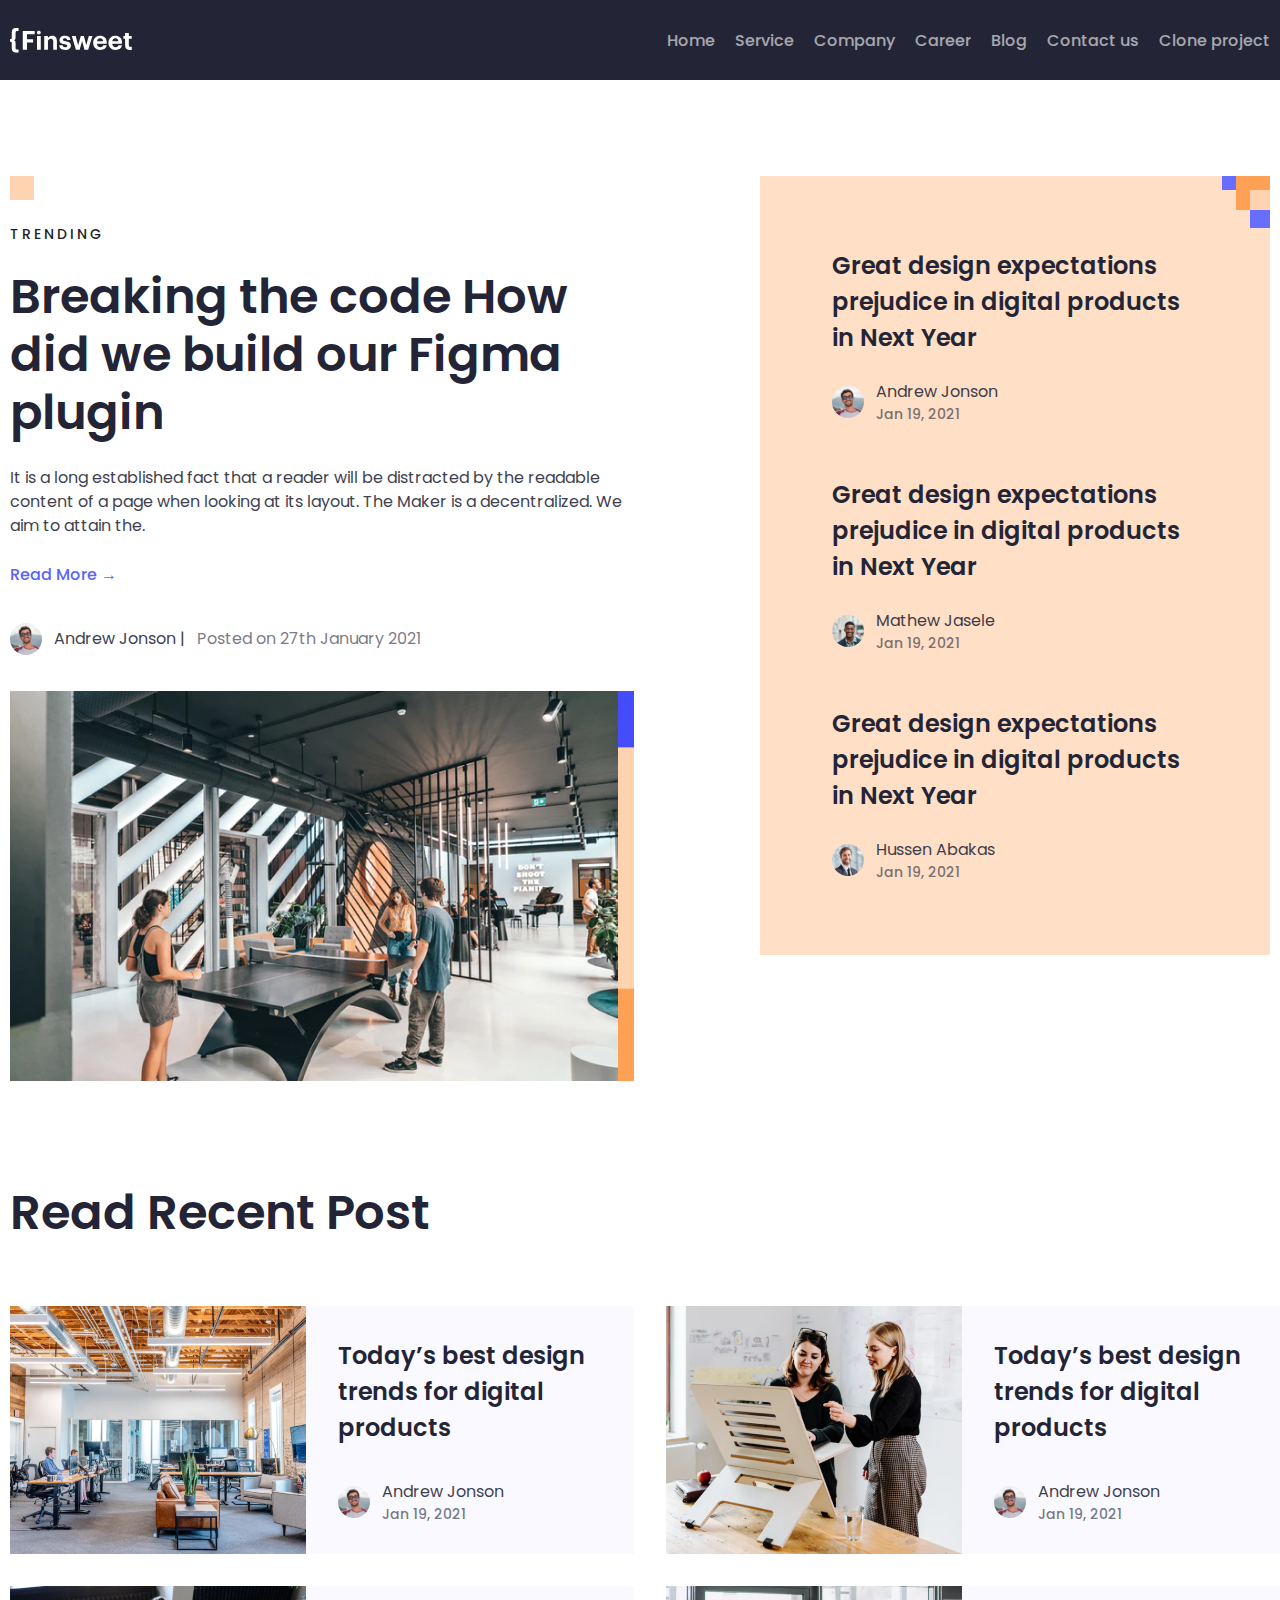
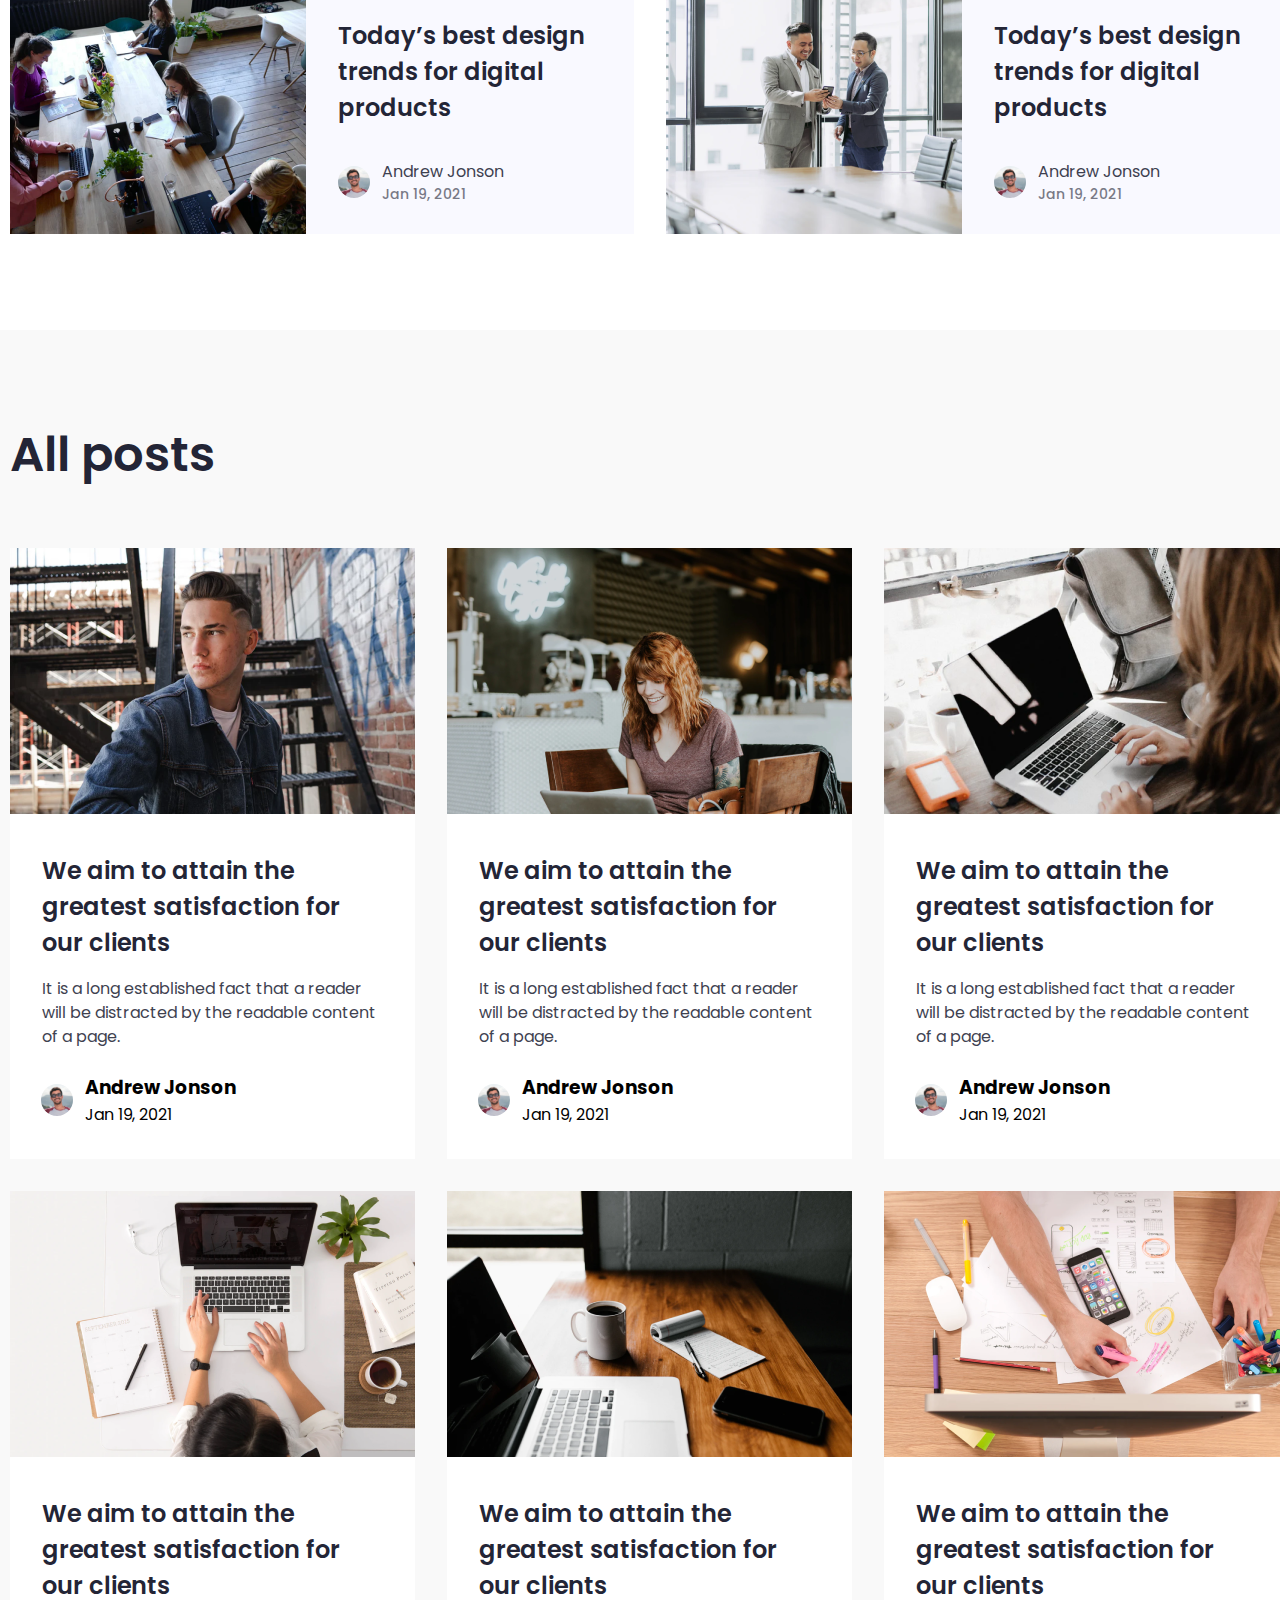
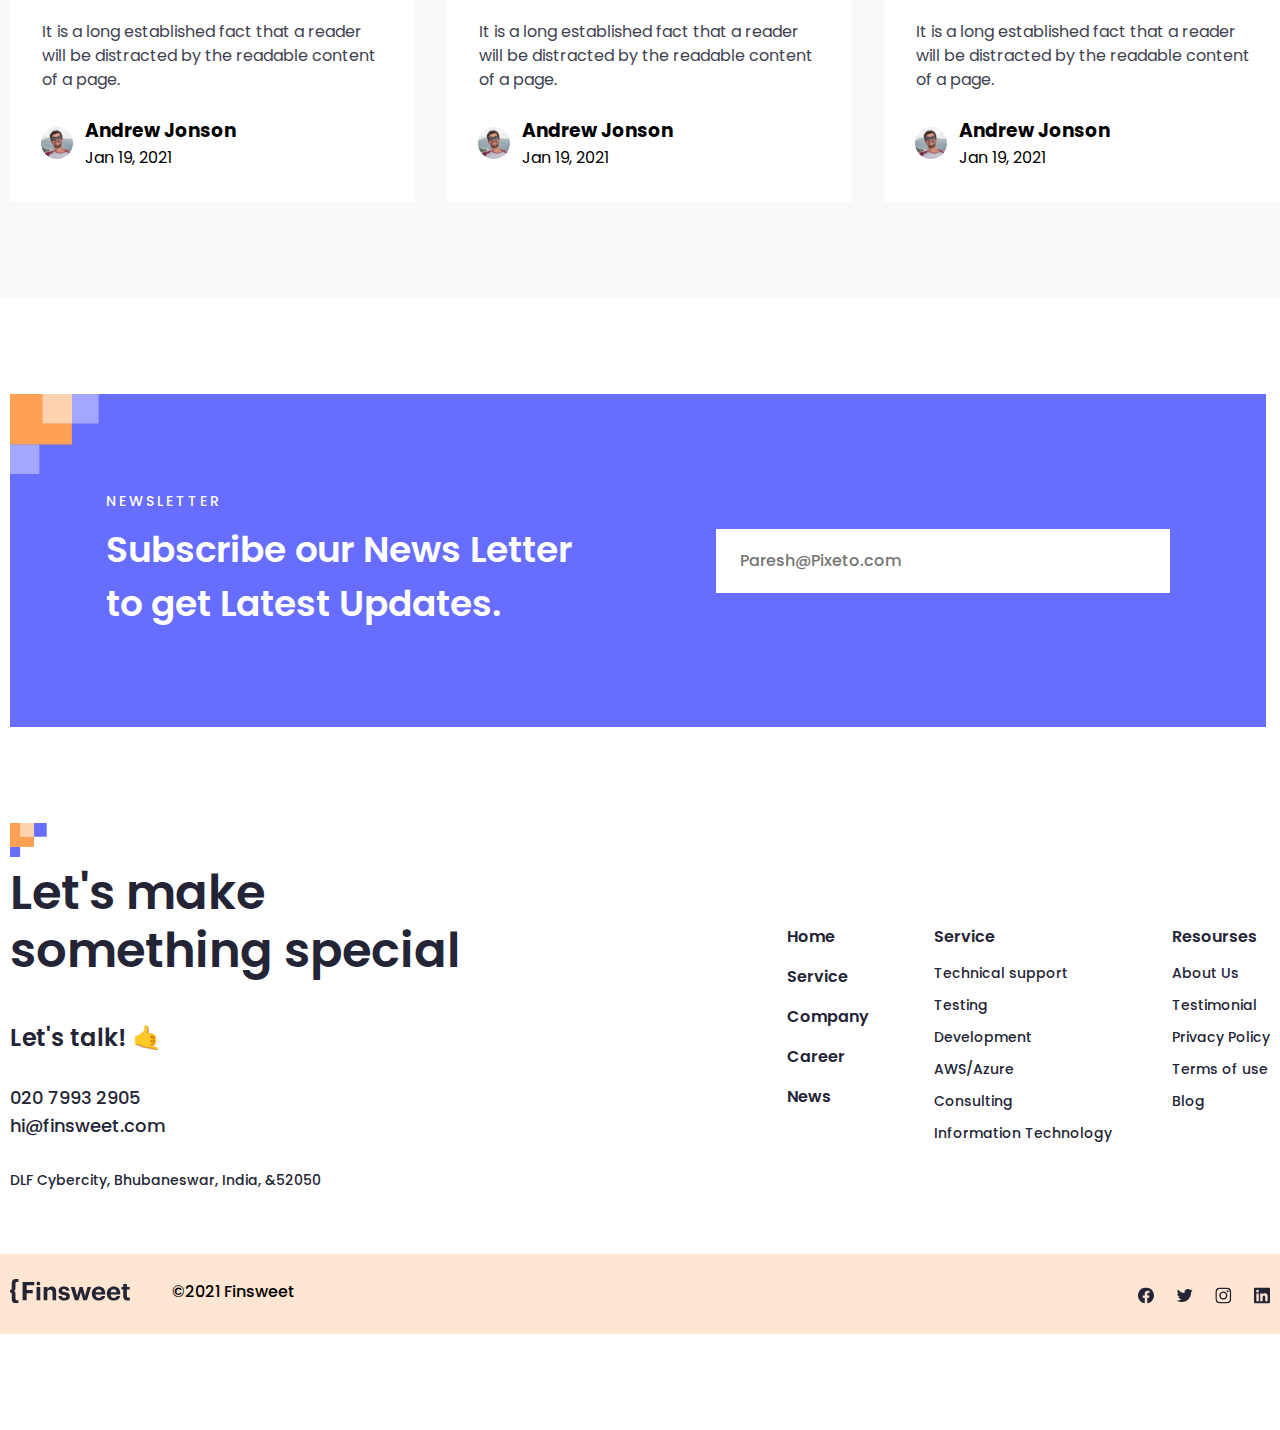
<file: heders/Blog/blog.html>
<!DOCTYPE html>
<html lang="en">

<head>
    <meta charset="UTF-8">
    <meta name="viewport" content="width=device-width, initial-scale=1.0">
    <link
        href="https://fonts.googleapis.com/css2?family=Poppins:ital,wght@0,200;0,300;0,400;0,600;0,700;1,100;1,500&display=swap"
        rel="stylesheet">
    <link rel="stylesheet" href="../../style.css">
    <title>Blog</title>
</head>

<body>
    <!-- ---------------header start---------------- -->
    <header>
        <div class="container">
            <nav>
                <div>
                    <img src="../../assyt/imegs/Logo.svg" alt="logo">
                    <ul>
                        <li><a href="../Home/index.html">Home</a></li>
                        <li><a href="../../index.html">Service</a></li>
                        <li><a href="../Company/index.html">Company</a></li>
                        <li><a href="../Career/index.html">Career</a></li>
                        <li><a href="../Blog/blog.html">Blog</a></li>
                        <li><a href="../Contact-us/contact-us.html">Contact us</a></li>
                        <li class="card1--li"><a href="../Clone-project/Clone-project.html">Clone project </a></li>
                    </ul>
                </div>
            </nav>
        </div>
    </header>

    <!-- ---------------header end---------------- -->

    <!-- ---------------main start---------------- -->
    <main>
        <!-- ---------------card1 start---------------- -->
        <section id="blog">
            <div class="container">
                <div class="blog">
                    <div class="blog__div">
                        <p></p>
                        <p>TRENDING</p>
                        <h1>Breaking the code How did we build our Figma plugin </h1>
                        <article>
                            It is a long established fact that a reader will be distracted by the readable content
                            of a page when looking at its layout. The Maker is a decentralized. We aim to attain the.
                        </article>
                        <a href="../Blog-inner-pegi/blog-inner.html">Read More →</a>
                        <div>
                            <img src="../../assyt/blog-img/card1i1.svg" alt="Icon">
                            <h6>
                                Andrew Jonson |
                            </h6>
                            <p>
                                Posted on 27th January 2021
                            </p>
                        </div>
                        <img src="../../assyt/blog-img/card1img1.png" alt="imege">
                    </div>
                    <div class="blog__div2">
                        <h3>Great design expectations prejudice in digital products in Next Year</h3>
                        <div>
                            <img src="../../assyt/blog-img/card1i1.svg" alt="Icon">
                            <div>
                                <h6>Andrew Jonson</h6>
                                <p>Jan 19, 2021</p>
                            </div>
                        </div>
                        <h3>Great design expectations prejudice in digital products in Next Year</h3>
                        <div>
                            <img src="../../assyt/blog-img/card1i2.svg" alt="Icon">
                            <div>
                                <h6>Mathew Jasele</h6>
                                <p>Jan 19, 2021</p>
                            </div>
                        </div>
                        <h3>Great design expectations prejudice in digital products in Next Year</h3>
                        <div>
                            <img src="../../assyt/blog-img/card1i3.svg" alt="Icon">
                            <div>
                                <h6>Hussen Abakas</h6>
                                <p>Jan 19, 2021</p>
                            </div>
                        </div>
                        <img src="../../assyt/blog-img/card1i4.svg" alt="Icon">
                    </div>
                </div>
            </div>
        </section>
        <!-- ---------------card1 end---------------- -->



        <!-- --------------- Blog card2 start---------------- -->
        <section>
            <div class="container">
                <div class="blog-card2">
                    <h1>Read Recent Post</h1>
                    <div class="blog-post">
                        <div class="blog-post__div">
                            <img src="../../assyt/blog-img/card2img1.png" alt="Img">
                            <div>
                                <h2>
                                    Today’s best design trends for digital products
                                </h2>
                                <div>
                                    <img src="../../assyt/blog-img/card1i1.svg" alt="Icon">
                                    <div>
                                        <h3>Andrew Jonson</h3>
                                        <p>Jan 19, 2021</p>
                                    </div>
                                </div>
                            </div>
                        </div>
                        <div class="blog-post__div">
                            <img src="../../assyt/blog-img/card2img2.png" alt="Img">
                            <div>
                                <h2>
                                    Today’s best design trends for digital products
                                </h2>
                                <div>
                                    <img src="../../assyt/blog-img/card1i1.svg" alt="Icon">
                                    <div>
                                        <h3>Andrew Jonson</h3>
                                        <p>Jan 19, 2021</p>
                                    </div>
                                </div>
                            </div>
                        </div>
                    </div>
                    <div class="blog-post">
                        <div class="blog-post__div">
                            <img src="../../assyt/blog-img/card2img13.png" alt="Img">
                            <div>
                                <h2>
                                    Today’s best design trends for digital products
                                </h2>
                                <div>
                                    <img src="../../assyt/blog-img/card1i1.svg" alt="Icon">
                                    <div>
                                        <h3>Andrew Jonson</h3>
                                        <p>Jan 19, 2021</p>
                                    </div>
                                </div>
                            </div>
                        </div>
                        <div class="blog-post__div">
                            <img src="../../assyt/blog-img/card2img4.png" alt="Img">
                            <div>
                                <h2>
                                    Today’s best design trends for digital products
                                </h2>
                                <div>
                                    <img src="../../assyt/blog-img/card1i1.svg" alt="Icon">
                                    <div>
                                        <h3>Andrew Jonson</h3>
                                        <p>Jan 19, 2021</p>
                                    </div>
                                </div>
                            </div>
                        </div>
                    </div>
                </div>
            </div>
        </section>
        <!-- --------------- Blog card2 end---------------- -->

        <!-- --------------- Blog card3 start ---------------- -->
        <section id="blog-card3">
            <div class="container">
                <div class="blog-card3">
                    <h1>All posts</h1>
                    <div class="blog--card3">
                        <div>
                            <img src="../../assyt/blog-img/card3img1.png" alt="Img">
                            <h2>
                                We aim to attain the greatest satisfaction for our clients
                            </h2>
                            <p>
                                It is a long established fact that a reader will be distracted by the readable content
                                of
                                a page.
                            </p>
                            <div>
                                <img src="../../assyt/blog-img/card1i1.svg" alt="Icon">
                                <div>
                                    <h3>Andrew Jonson</h3>
                                    <p>Jan 19, 2021</p>
                                </div>
                            </div>
                        </div>
                        <div>
                            <img src="../../assyt/blog-img/card3img2.png" alt="Img">
                            <h2>
                                We aim to attain the greatest satisfaction for our clients
                            </h2>
                            <p>
                                It is a long established fact that a reader will be distracted by the readable content
                                of
                                a page.
                            </p>
                            <div>
                                <img src="../../assyt/blog-img/card1i1.svg" alt="Icon">
                                <div>
                                    <h3>Andrew Jonson</h3>
                                    <p>Jan 19, 2021</p>
                                </div>
                            </div>
                        </div>
                        <div>
                            <img src="../../assyt/blog-img/card3img3.png" alt="Img">
                            <h2>
                                We aim to attain the greatest satisfaction for our clients
                            </h2>
                            <p>
                                It is a long established fact that a reader will be distracted by the readable content
                                of
                                a page.
                            </p>
                            <div>
                                <img src="../../assyt/blog-img/card1i1.svg" alt="Icon">
                                <div>
                                    <h3>Andrew Jonson</h3>
                                    <p>Jan 19, 2021</p>
                                </div>
                            </div>
                        </div>
                    </div>
                    <div class="blog--card3">
                        <div>
                            <img src="../../assyt/blog-img/card3img4.png" alt="Img">
                            <h2>
                                We aim to attain the greatest satisfaction for our clients
                            </h2>
                            <p>
                                It is a long established fact that a reader will be distracted by the readable content
                                of
                                a page.
                            </p>
                            <div>
                                <img src="../../assyt/blog-img/card1i1.svg" alt="Icon">
                                <div>
                                    <h3>Andrew Jonson</h3>
                                    <p>Jan 19, 2021</p>
                                </div>
                            </div>
                        </div>
                        <div>
                            <img src="../../assyt/blog-img/card3img5.png" alt="Img">
                            <h2>
                                We aim to attain the greatest satisfaction for our clients
                            </h2>
                            <p>
                                It is a long established fact that a reader will be distracted by the readable content
                                of
                                a page.
                            </p>
                            <div>
                                <img src="../../assyt/blog-img/card1i1.svg" alt="Icon">
                                <div>
                                    <h3>Andrew Jonson</h3>
                                    <p>Jan 19, 2021</p>
                                </div>
                            </div>
                        </div>
                        <div>
                            <img src="../../assyt/blog-img/card3img6.png" alt="Img">
                            <h2>
                                We aim to attain the greatest satisfaction for our clients
                            </h2>
                            <p>
                                It is a long established fact that a reader will be distracted by the readable content
                                of
                                a page.
                            </p>
                            <div>
                                <img src="../../assyt/blog-img/card1i1.svg" alt="Icon">
                                <div>
                                    <h3>Andrew Jonson</h3>
                                    <p>Jan 19, 2021</p>
                                </div>
                            </div>
                        </div>
                    </div>
                </div>
            </div>
        </section>
        <!-- --------------- Blog card3 end---------------- -->



        <!------------------ Card8 section start ------------------->

        <section id="card8">
            <div class="container">
                <div class="card8--div">
                    <img src="../../assyt/Company-img/card8i1.svg" alt="imege" class="card8--div--img">
                    <div class="card8--div--div">
                        <div class="card8--div--div-div">
                            <p class="card8--div--div--div--p">
                                NEWSLETTER
                            </p>
                            <h1 class="card8--div--div--div--h1">
                                Subscribe our News Letter
                                to get Latest Updates.
                            </h1>
                        </div>
                        <div class="card8--div--div-div">
                            <input type="email" placeholder=" Paresh@Pixeto.com">
                        </div>
                    </div>
                </div>
            </div>

        </section>
        <!------------------ Card8 section end ------------------->


        <!-- ----------------card9 start------------- -->
        <section id="card9">
            <div class="container">

                <div class="card9--div">

                    <div class="card9--div--div">
                        <img src="../../assyt/imegs/card9i1.svg" alt="imege" class="card9--img">
                        <h1 class="card9--div--div--h1">
                            Let's make
                            something special
                        </h1>
                        <h3 class="card9--div--div--h3">
                            Let's talk! 🤙
                        </h3>
                        <p class="card9--div--div--p">
                            020 7993 2905
                        </p>
                        <p class="card9--div--div--p">
                            hi@finsweet.com
                        </p>
                        <p class="card9--div--div--p2">
                            DLF Cybercity, Bhubaneswar,
                            India, &52050
                        </p>
                    </div>
                    <div class="card9--div--div2">
                        <div>
                            <ul class="card9--ul">
                                <li>Home</li>
                                <li>Service</li>
                                <li>Company</li>
                                <li>Career </li>
                                <li>News</li>
                            </ul>
                        </div>
                        <div>
                            <p class="card9--div--div2--p">
                                Service
                            </p>
                            <ul class="card9--ul2">
                                <li>Technical support</li>
                                <li>Testing</li>
                                <li>Development</li>
                                <li>AWS/Azure </li>
                                <li>Consulting</li>
                                <li>Information Technology</li>
                            </ul>
                        </div>
                        <div class="card9--div3">
                            <p class="card9--div--div2--p">
                                Resourses
                            </p>
                            <ul class="card9--ul2">
                                <li>About Us</li>
                                <li>Testimonial</li>
                                <li>Privacy Policy</li>
                                <li>Terms of use</li>
                                <li>Blog</li>

                            </ul>

                        </div>
                    </div>


                </div>
            </div>
        </section>
        <!-- ----------------card9  end------------- -->
    </main>
    <!-- ---------------mein end---------------- -->


    <!------------------ Footer sectionstart ------------------->
    <footer id="footer">
        <div class="container">
            <div class="f--div">
                <div class="f--div--div">
                    <img src="../../assyt/imegs/Logofoter.svg" alt="logo">
                    <h3 class="f--div--div--h3">
                        ©2021 Finsweet
                    </h3>
                </div>
                <div class="f--div--div2">
                    <img src="../../assyt/imegs/f-logo.svg" alt="logo">
                    <img src="../../assyt/imegs/t-logo.svg" alt="logo">
                    <img src="../../assyt/imegs/i-logo.svg" alt="logo">
                    <img src="../../assyt/imegs/in-logo.svg" alt="logo">
                </div>
            </div>
        </div>

    </footer>
    <!------------------ Footer section end ------------------->



    <!-- ---------------main end---------------- -->
</body>

</html>
</file>
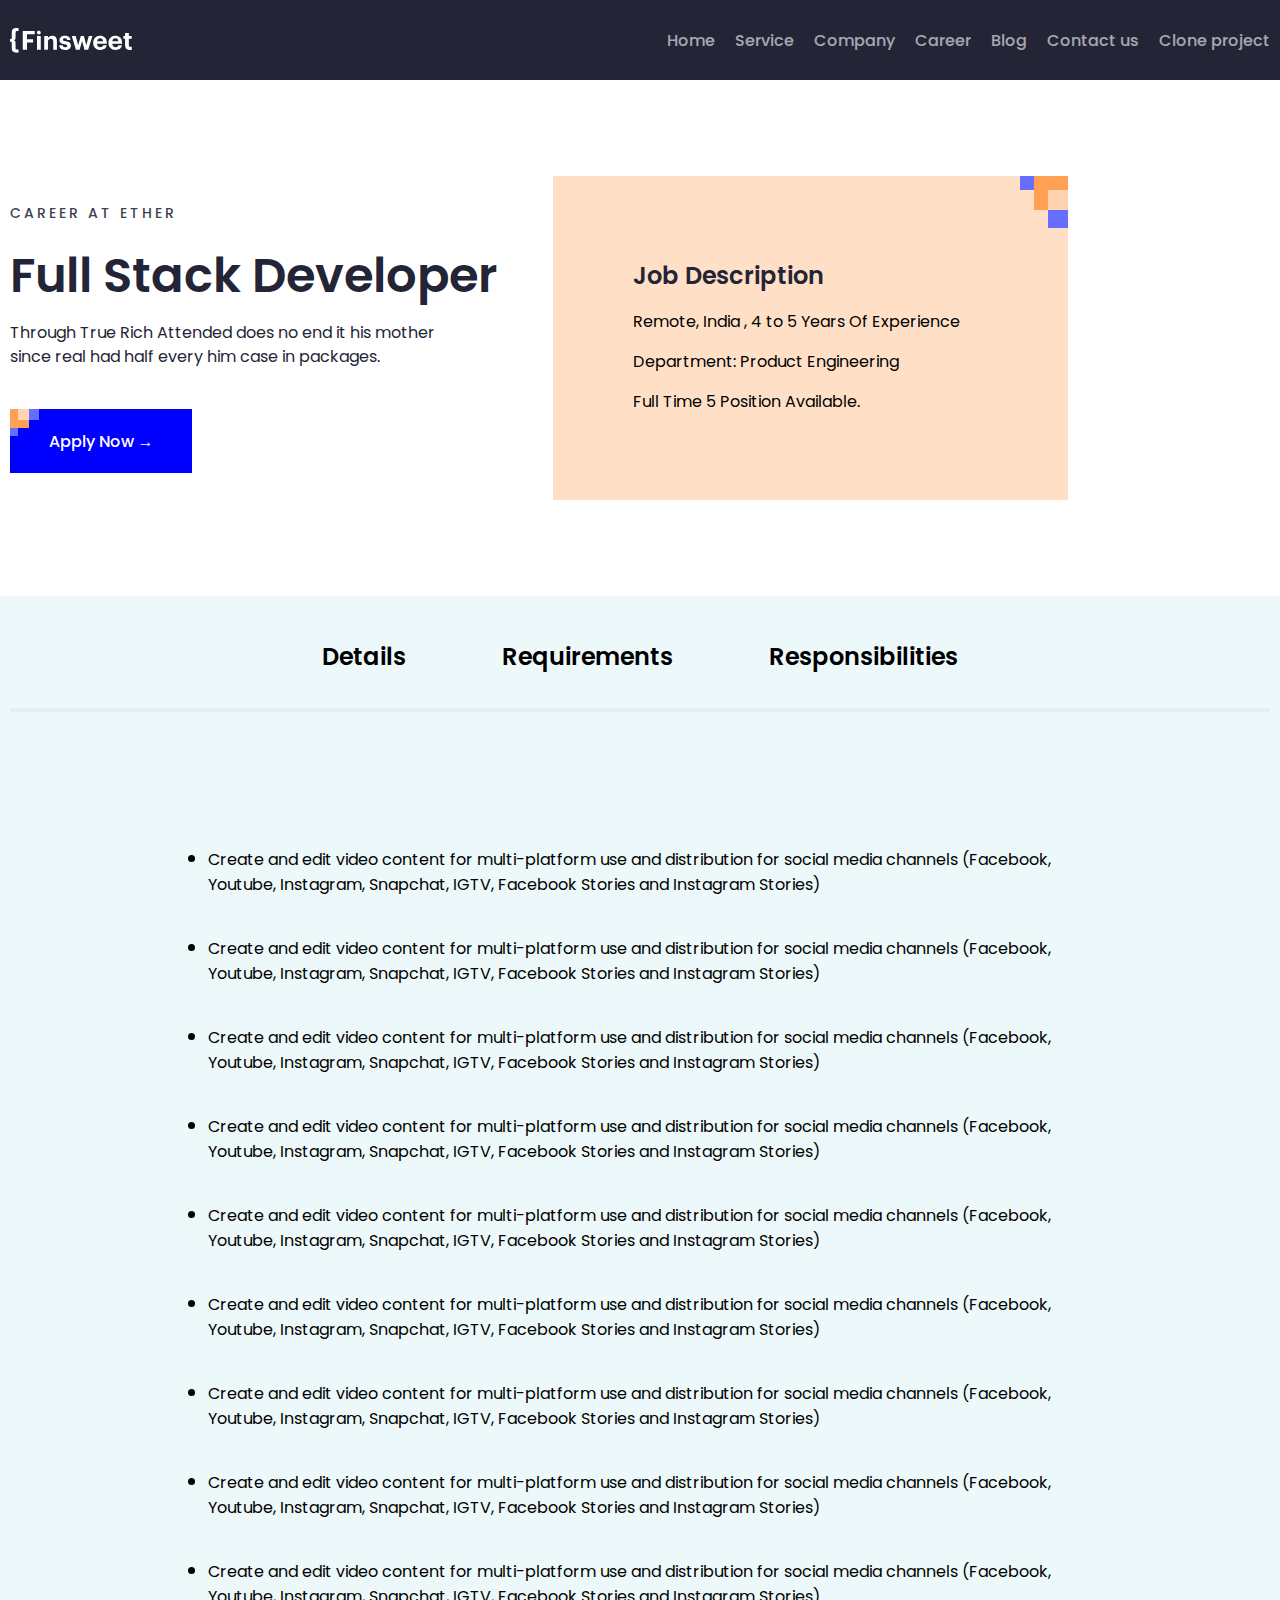
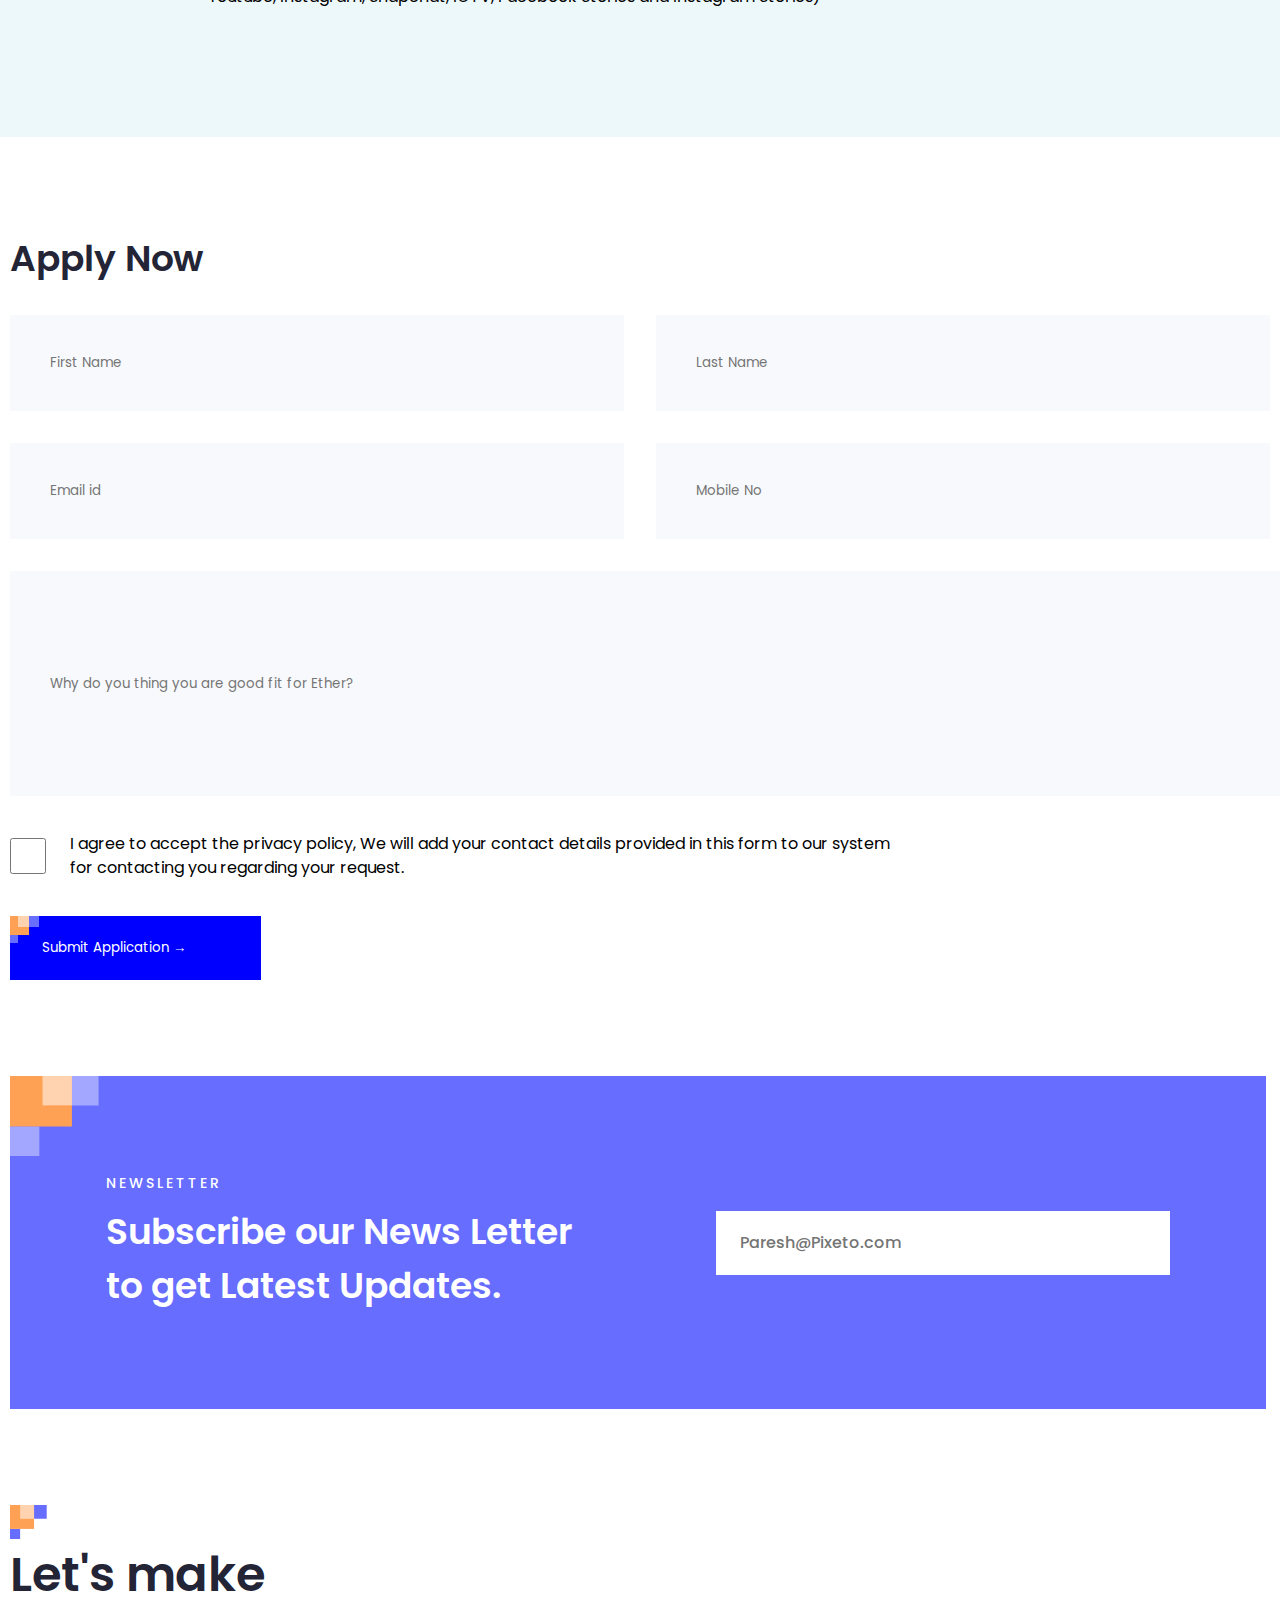
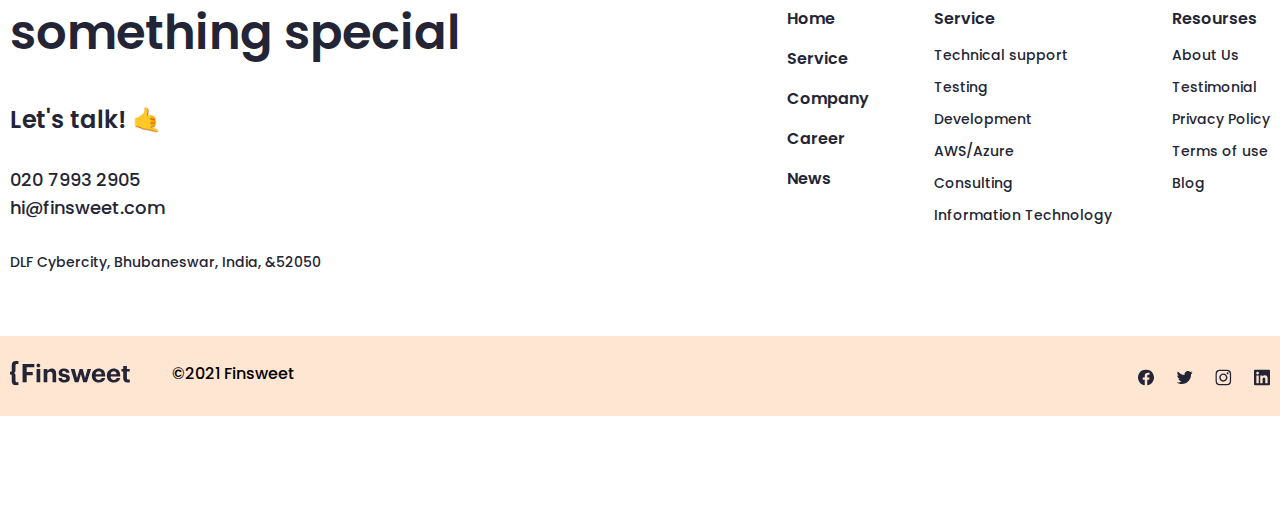
<file: heders/carer-pegi-inner/career-inner.html>
<!DOCTYPE html>
<html lang="en">

<head>
    <meta charset="UTF-8">
    <meta name="viewport" content="width=device-width, initial-scale=1.0">
    <link rel="stylesheet" href="../../style.css">
    <link
        href="https://fonts.googleapis.com/css2?family=Poppins:ital,wght@0,200;0,300;0,400;0,600;0,700;1,100;1,500&display=swap"
        rel="stylesheet">
    <title>Carrer-pegi-inner</title>
</head>

<body>
    <!-- ---------------header start---------------- -->
    <header>
        <div class="container">
            <nav>
                <div>
                    <img src="../../assyt/imegs/Logo.svg" alt="logo">
                    <ul>
                        <li><a href="../Home/index.html">Home</a></li>
                        <li><a href="../../index.html">Service</a></li>
                        <li><a href="../Company/index.html">Company</a></li>
                        <li><a href="../../heders/Career/">Career</a></li>
                        <li><a href="../Blog/blog.html">Blog</a></li>
                        <li><a href="../Contact-us/contact-us.html">Contact us</a></li>
                        <li class="card1--li"><a href="../Clone-project/Clone-project.html">Clone project </a></li>
                    </ul>
                </div>
            </nav>
        </div>
    </header>

    <!-- ---------------header end---------------- -->


    <!-- ---------------main start ---------------- -->
    <main>
        <!-- ---------------card1 start ---------------- -->
        <section id="inner-card1">
            <div class="container">
                <div class="inner--card1">
                    <div class="iner--card1--div">
                        <h3>CAREER AT Ether</h3>
                        <h1>Full Stack Developer</h1>
                        <p>
                            Through True Rich Attended does no end it his mother since real had half every him case in
                            packages.
                        </p>
                        <button>Apply Now → <img src="../carer-pegi-inner/img/icon1.svg" alt="Icon"></button>
                    </div>
                    <div class="iner--card1--div2">
                        <img src="../carer-pegi-inner/img/icon2.svg" alt="Icon">
                        <h2>Job Description</h2>
                        <p>Remote, India , 4 to 5 Years Of Experience</p>
                        <p>Department: Product Engineering</p>
                        <p>Full Time 5 Position Available.</p>
                    </div>
                </div>
            </div>
            <!-- ---------------card1 end ---------------- -->

            <!-- ---------------card2 start ---------------- -->
        </section>
        <section id="inner-card2">
            <div class="container">
                <ul class="inner-card2--ul">
                    <li><a href="#">Details</a></li>
                    <li><a href="#">Requirements</a></li>
                    <li><a href="#">Responsibilities</a></li>
                </ul>
                <div class="inner-card2--div">

                    <p>
                    <h1></h1>
                    Create and edit video content for multi-platform use and distribution for social media
                    channels (Facebook, Youtube, Instagram, Snapchat, IGTV, Facebook Stories and Instagram Stories)
                    </p>
                    <p>
                    <h1></h1>
                    Create and edit video content for multi-platform use and distribution for social media
                    channels (Facebook, Youtube, Instagram, Snapchat, IGTV, Facebook Stories and Instagram Stories)
                    </p>
                    <p>
                    <h1></h1>
                    Create and edit video content for multi-platform use and distribution for social media
                    channels (Facebook, Youtube, Instagram, Snapchat, IGTV, Facebook Stories and Instagram Stories)
                    </p>
                    <p>
                    <h1></h1>
                    Create and edit video content for multi-platform use and distribution for social media
                    channels (Facebook, Youtube, Instagram, Snapchat, IGTV, Facebook Stories and Instagram Stories)
                    </p>
                    <p>
                    <h1></h1>
                    Create and edit video content for multi-platform use and distribution for social media
                    channels (Facebook, Youtube, Instagram, Snapchat, IGTV, Facebook Stories and Instagram Stories)
                    </p>
                    <p>
                    <h1></h1>
                    Create and edit video content for multi-platform use and distribution for social media
                    channels (Facebook, Youtube, Instagram, Snapchat, IGTV, Facebook Stories and Instagram Stories)
                    </p>
                    <p>
                    <h1></h1>
                    Create and edit video content for multi-platform use and distribution for social media
                    channels (Facebook, Youtube, Instagram, Snapchat, IGTV, Facebook Stories and Instagram Stories)
                    </p>
                    <p>
                    <h1></h1>
                    Create and edit video content for multi-platform use and distribution for social media
                    channels (Facebook, Youtube, Instagram, Snapchat, IGTV, Facebook Stories and Instagram Stories)
                    </p>
                    <p>
                    <h1></h1>
                    Create and edit video content for multi-platform use and distribution for social media
                    channels (Facebook, Youtube, Instagram, Snapchat, IGTV, Facebook Stories and Instagram Stories)
                    </p>
                </div>
            </div>
        </section>
        <!-- ---------------card2 end ---------------- -->

        <!-- ---------------card3 start ---------------- -->
        <section id="inner--card3">
            <div class="container">
                <h1>Apply Now</h1>
                <div class="inner--card3--div">
                    <input type="text" placeholder="First Name">
                    <input type="text" placeholder="Last Name">
                </div>
                <div class="inner--card3--div">
                    <input type="email" placeholder="Email id">
                    <input type="tel" placeholder="Mobile No">
                </div>
                <input type="text" placeholder="Why do you thing you are good fit for Ether?" class="inner--input">
                <div class="inner--card3--div2">
                    <input type="checkbox">
                    <p>
                        I agree to accept the privacy policy, We will add your contact details provided in this form to
                        our system for contacting you regarding your request.
                    </p>

                </div>
                <button class="inner--card3--button">Submit Application →<img src="../carer-pegi-inner/img/icon1.svg"
                        alt="Icon"></button>
            </div>
        </section>

        <!-- ---------------card3 end ---------------- -->

        <!------------------ Card4 section start ------------------->

        <section id="card8">
            <div class="container">
                <div class="card8--div">
                    <img src="../../assyt/Company-img/card8i1.svg" alt="imege" class="card8--div--img">
                    <div class="card8--div--div">
                        <div class="card8--div--div-div">
                            <p class="card8--div--div--div--p">
                                NEWSLETTER
                            </p>
                            <h1 class="card8--div--div--div--h1">
                                Subscribe our News Letter
                                to get Latest Updates.
                            </h1>
                        </div>
                        <div class="card8--div--div-div">
                            <input type="email" placeholder=" Paresh@Pixeto.com">
                        </div>
                    </div>
                </div>
            </div>

        </section>
        <!------------------ Card4 section end ------------------->



        <!-- ----------------card5 start------------- -->


        <section id="card9">
            <div class="container">

                <div class="card9--div">

                    <div class="card9--div--div">
                        <img src="../../assyt/imegs/card9i1.svg" alt="imege" class="card9--img">
                        <h1 class="card9--div--div--h1">
                            Let's make
                            something special
                        </h1>
                        <h3 class="card9--div--div--h3">
                            Let's talk! 🤙
                        </h3>
                        <p class="card9--div--div--p">
                            020 7993 2905
                        </p>
                        <p class="card9--div--div--p">
                            hi@finsweet.com
                        </p>
                        <p class="card9--div--div--p2">
                            DLF Cybercity, Bhubaneswar,
                            India, &52050
                        </p>
                    </div>
                    <div class="card9--div--div2">
                        <div>
                            <ul class="card9--ul">
                                <li>Home</li>
                                <li>Service</li>
                                <li>Company</li>
                                <li>Career </li>
                                <li>News</li>
                            </ul>
                        </div>
                        <div>
                            <p class="card9--div--div2--p">
                                Service
                            </p>
                            <ul class="card9--ul2">
                                <li>Technical support</li>
                                <li>Testing</li>
                                <li>Development</li>
                                <li>AWS/Azure </li>
                                <li>Consulting</li>
                                <li>Information Technology</li>
                            </ul>
                        </div>
                        <div class="card9--div3">
                            <p class="card9--div--div2--p">
                                Resourses
                            </p>
                            <ul class="card9--ul2">
                                <li>About Us</li>
                                <li>Testimonial</li>
                                <li>Privacy Policy</li>
                                <li>Terms of use</li>
                                <li>Blog</li>

                            </ul>

                        </div>
                    </div>


                </div>
            </div>
        </section>
        <!-- ----------------card5  end------------- -->


        <!-- ---------------mein end---------------- -->




        <!------------------ Footer sectionstart ------------------->
        <footer id="footer">
            <div class="container">
                <div class="f--div">
                    <div class="f--div--div">
                        <img src="../../assyt/imegs/Logofoter.svg" alt="logo">
                        <h3 class="f--div--div--h3">
                            ©2021 Finsweet
                        </h3>
                    </div>
                    <div class="f--div--div2">
                        <img src="../../assyt/imegs/f-logo.svg" alt="logo">
                        <img src="../../assyt/imegs/t-logo.svg" alt="logo">
                        <img src="../../assyt/imegs/i-logo.svg" alt="logo">
                        <img src="../../assyt/imegs/in-logo.svg" alt="logo">
                    </div>
                </div>
            </div>

        </footer>

    </main>
    <!-- ---------------main end---------------- -->
</body>

</html>
</file>
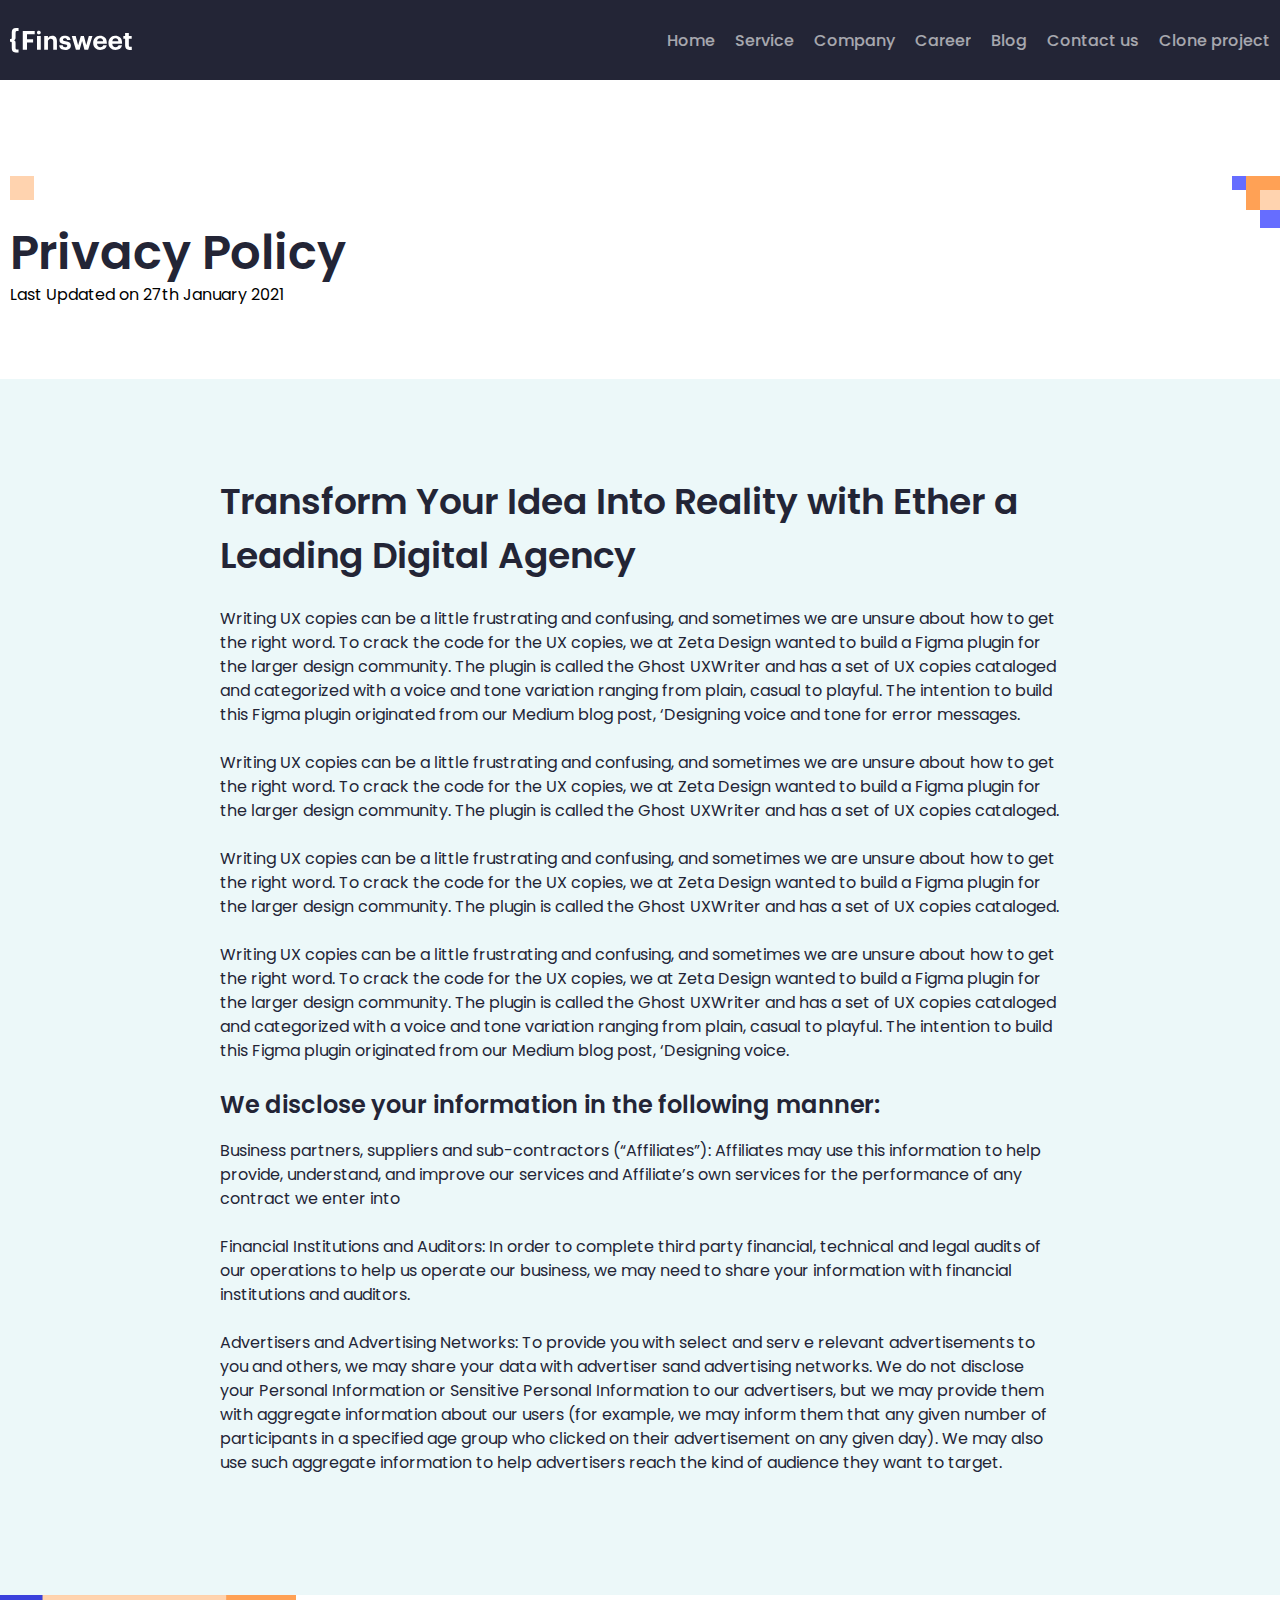
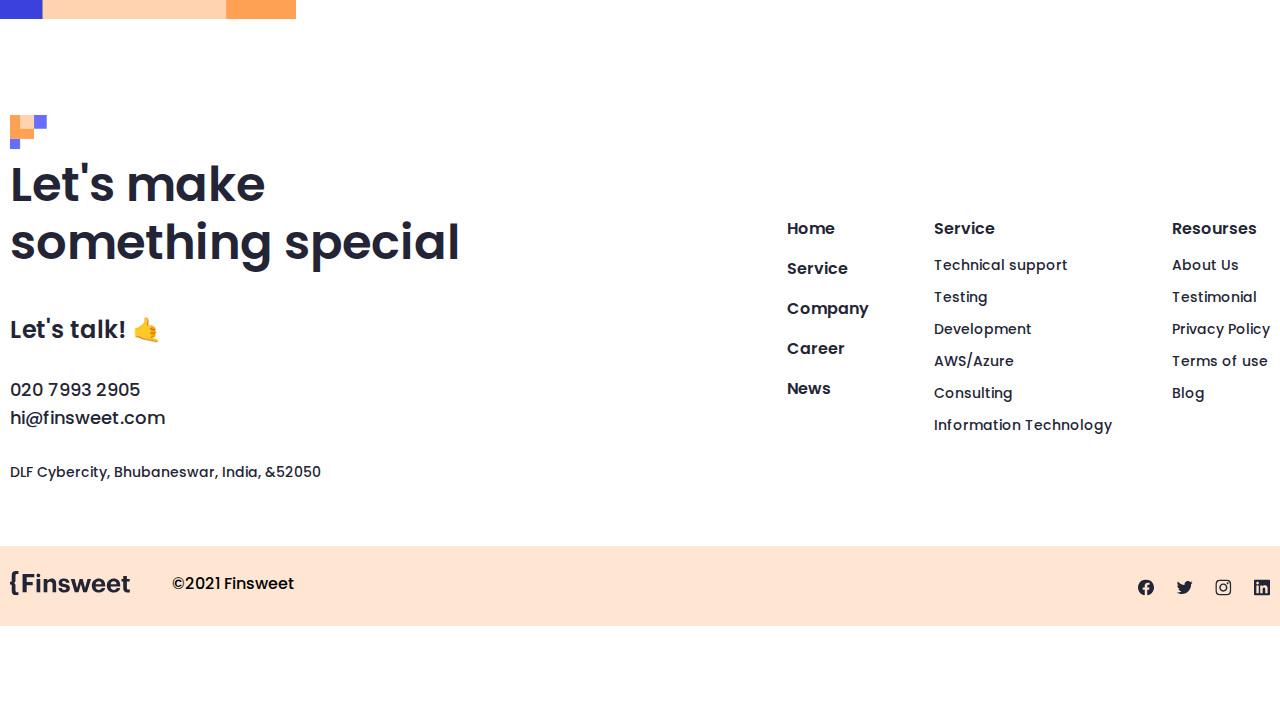
<file: heders/Clone-project/Clone-project.html>
<!DOCTYPE html>
<html lang="en">

<head>
    <meta charset="UTF-8">
    <meta name="viewport" content="width=device-width, initial-scale=1.0">
    <link
        href="https://fonts.googleapis.com/css2?family=Poppins:ital,wght@0,200;0,300;0,400;0,600;0,700;1,100;1,500&display=swap"
        rel="stylesheet">
    <link rel="stylesheet" href="../../style.css">
    <title>Clone-project</title>
</head>

<body>
    <!-- ---------------header start---------------- -->
    <header>
        <div class="container">
            <nav>
                <div>
                    <img src="../../assyt/imegs/Logo.svg" alt="logo">
                    <ul>
                        <li><a href="../Home/index.html">Home</a></li>
                        <li><a href="../../index.html">Service</a></li>
                        <li><a href="../Company/index.html">Company</a></li>
                        <li><a href="../../heders/Career/">Career</a></li>
                        <li><a href="../Blog/blog.html">Blog</a></li>
                        <li><a href="../Contact-us/contact-us.html">Contact us</a></li>
                        <li class="card1--li"><a href="./Clone-project.html">Clone project </a></li>
                    </ul>
                </div>
            </nav>
        </div>
    </header>

    <!-- ---------------header end---------------- -->
    <main>
        <!-- -------------Colum pang card1 start   ----------------- -->
        <section id="Colune-card1">
            <div class="container card-img">
                <div class="colune__card1">
                    <p></p>
                    <h1>Privacy Policy</h1>
                    <p>Last Updated on 27th January 2021</p>
                    <img src="../../assyt/blog-img/card1i4.svg" alt="Icon">
                </div>
            </div>
        </section>
        <!-- -------------Colum pang card1 end   ----------------- -->


        <!-- -------------Colum pang card2 start   ----------------- -->
        <section id="colum-card2">
            <div class="container colune__card2">
                <div class="colum__card2--div">
                    <h1>
                        Transform Your Idea Into Reality with Ether a Leading Digital Agency
                    </h1>
                    <p>
                        Writing UX copies can be a little frustrating and confusing, and sometimes we are unsure about
                        how to get the right word. To crack the code for the UX copies, we at Zeta Design wanted to
                        build a Figma plugin for the larger design community. The plugin is called the Ghost UXWriter
                        and has a set of UX copies cataloged and categorized with a voice and tone variation ranging
                        from plain, casual to playful. The intention to build this Figma plugin originated from our
                        Medium blog post, ‘Designing voice and tone for error messages.
                    </p>
                    <p>
                        Writing UX copies can be a little frustrating and confusing, and sometimes we are unsure about
                        how to get the right word. To crack the code for the UX copies, we at Zeta Design wanted to
                        build a Figma plugin for the larger design community. The plugin is called the Ghost UXWriter
                        and has a set of UX copies cataloged.
                    </p>
                    <p>
                        Writing UX copies can be a little frustrating and confusing, and sometimes we are unsure about
                        how to get the right word. To crack the code for the UX copies, we at Zeta Design wanted to
                        build a Figma plugin for the larger design community. The plugin is called the Ghost UXWriter
                        and has a set of UX copies cataloged.
                    </p>
                    <p>
                        Writing UX copies can be a little frustrating and confusing, and sometimes we are unsure about
                        how to get the right word. To crack the code for the UX copies, we at Zeta Design wanted to
                        build a Figma plugin for the larger design community. The plugin is called the Ghost UXWriter
                        and has a set of UX copies cataloged and categorized with a voice and tone variation ranging
                        from plain, casual to playful. The intention to build this Figma plugin originated from our
                        Medium blog post, ‘Designing voice.
                    </p>
                    <h2>
                        We disclose your information in the following manner:
                    </h2>
                    <p>
                        Business partners, suppliers and sub-contractors (“Affiliates”): Affiliates may use this
                        information to help provide, understand, and improve our services and Affiliate’s own services
                        for the performance of any contract we enter into
                    </p>
                    <p>
                        Financial Institutions and Auditors: In order to complete third party financial, technical and
                        legal audits of our operations to help us operate our business, we may need to share your
                        information with financial institutions and auditors.
                    </p>
                    <p>
                        Advertisers and Advertising Networks: To provide you with select and serv e relevant
                        advertisements to you and others, we may share your data with advertiser sand advertising
                        networks. We do not disclose your Personal Information or Sensitive Personal Information to our
                        advertisers, but we may provide them with aggregate information about our users (for example, we
                        may inform them that any given number of participants in a specified age group who clicked on
                        their advertisement on any given day). We may also use such aggregate information to help
                        advertisers reach the kind of audience they want to target.
                    </p>
                </div>
                <img src="../../assyt/imegs/componi-card2.svg" alt="Icon">
            </div>
        </section>
        <!-- -------------Colum pang card2 end   ----------------- -->

        <!-- ----------------card9 start------------- -->
        <section id="card9">
            <div class="container">

                <div class="card9--div">

                    <div class="card9--div--div">
                        <img src="../../assyt/imegs/card9i1.svg" alt="imege" class="card9--img">
                        <h1 class="card9--div--div--h1">
                            Let's make
                            something special
                        </h1>
                        <h3 class="card9--div--div--h3">
                            Let's talk! 🤙
                        </h3>
                        <p class="card9--div--div--p">
                            020 7993 2905
                        </p>
                        <p class="card9--div--div--p">
                            hi@finsweet.com
                        </p>
                        <p class="card9--div--div--p2">
                            DLF Cybercity, Bhubaneswar,
                            India, &52050
                        </p>
                    </div>
                    <div class="card9--div--div2">
                        <div>
                            <ul class="card9--ul">
                                <li>Home</li>
                                <li>Service</li>
                                <li>Company</li>
                                <li>Career </li>
                                <li>News</li>
                            </ul>
                        </div>
                        <div>
                            <p class="card9--div--div2--p">
                                Service
                            </p>
                            <ul class="card9--ul2">
                                <li>Technical support</li>
                                <li>Testing</li>
                                <li>Development</li>
                                <li>AWS/Azure </li>
                                <li>Consulting</li>
                                <li>Information Technology</li>
                            </ul>
                        </div>
                        <div class="card9--div3">
                            <p class="card9--div--div2--p">
                                Resourses
                            </p>
                            <ul class="card9--ul2">
                                <li>About Us</li>
                                <li>Testimonial</li>
                                <li>Privacy Policy</li>
                                <li>Terms of use</li>
                                <li>Blog</li>

                            </ul>

                        </div>
                    </div>


                </div>
            </div>
        </section>
        <!-- ----------------card9  end------------- -->
    </main>
    <!-- ---------------mein end---------------- -->
    <!------------------ Footer sectionstart ------------------->
    <footer id="footer">
        <div class="container">
            <div class="f--div">
                <div class="f--div--div">
                    <img src="../../assyt/imegs/Logofoter.svg" alt="logo">
                    <h3 class="f--div--div--h3">
                        ©2021 Finsweet
                    </h3>
                </div>
                <div class="f--div--div2">
                    <img src="../../assyt/imegs/f-logo.svg" alt="logo">
                    <img src="../../assyt/imegs/t-logo.svg" alt="logo">
                    <img src="../../assyt/imegs/i-logo.svg" alt="logo">
                    <img src="../../assyt/imegs/in-logo.svg" alt="logo">
                </div>
            </div>
        </div>

    </footer>
    <!------------------ Footer section end ------------------->
</body>

</html>
</file>
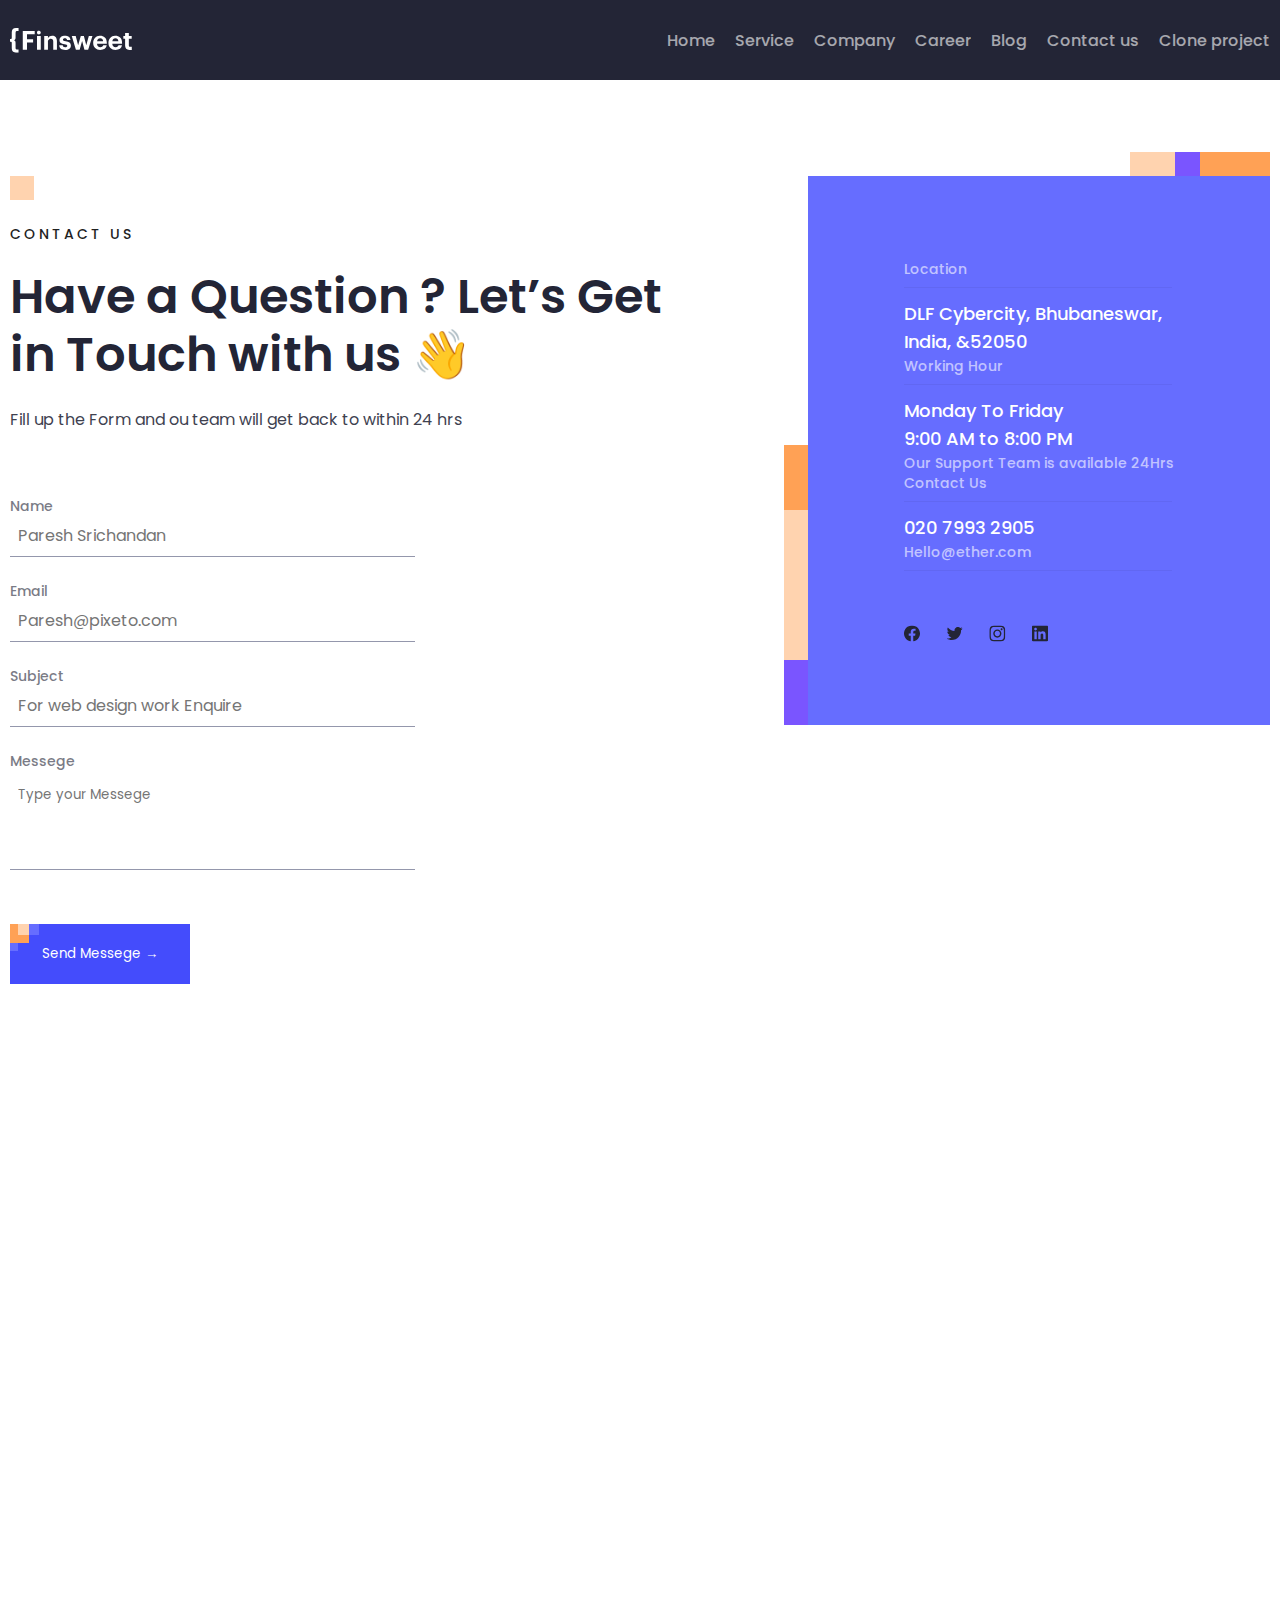
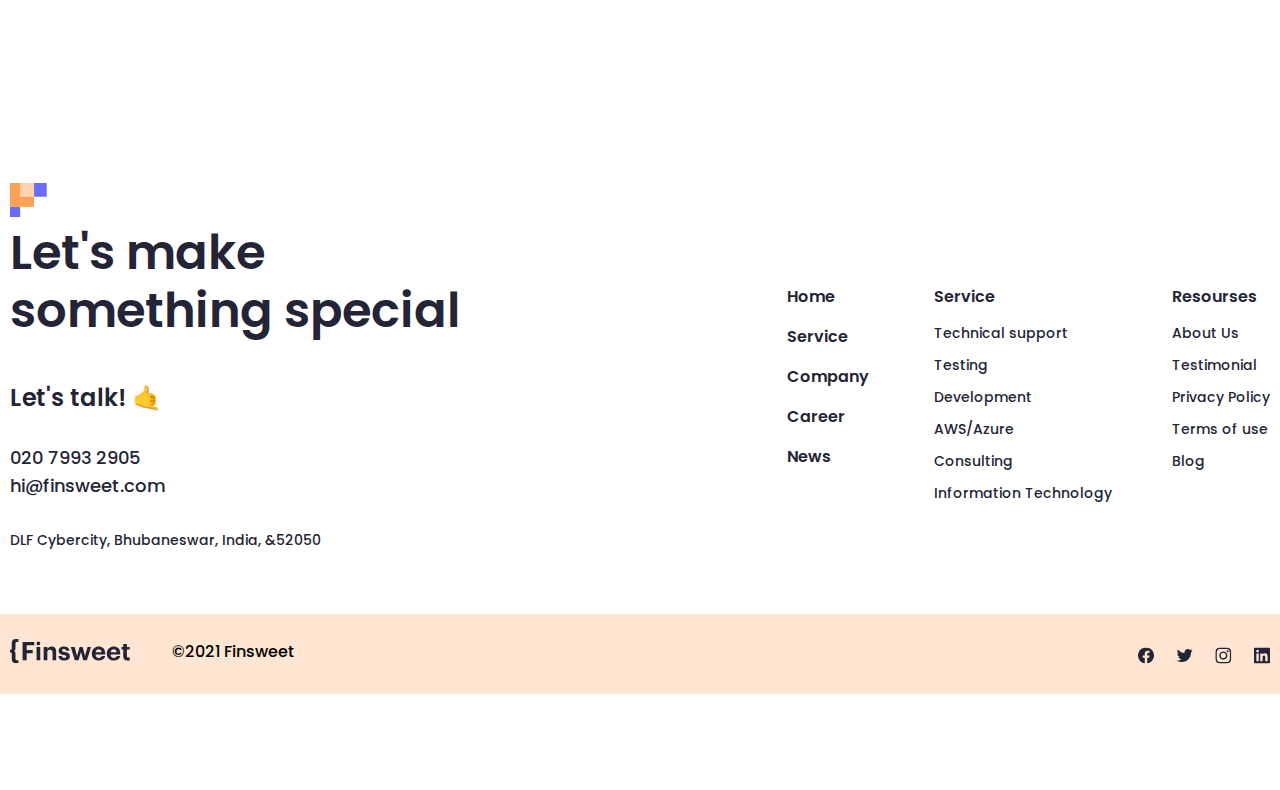
<file: heders/Contact-us/contact-us.html>
<!DOCTYPE html>
<html lang="en">

<head>
    <meta charset="UTF-8">
    <meta name="viewport" content="width=device-width, initial-scale=1.0">
    <link
        href="https://fonts.googleapis.com/css2?family=Poppins:ital,wght@0,200;0,300;0,400;0,600;0,700;1,100;1,500&display=swap"
        rel="stylesheet">
    <link rel="stylesheet" href="../../style.css">
    <title>Contact-us</title>
</head>

<body>
    <!-- ---------------header start---------------- -->
    <header>
        <div class="container">
            <nav>
                <div>
                    <img src="../../assyt/imegs/Logo.svg" alt="logo">
                    <ul>
                        <li><a href="../Home/index.html">Home</a></li>
                        <li><a href="../../index.html">Service</a></li>
                        <li><a href="../Company/index.html">Company</a></li>
                        <li><a href="../../heders/Career/">Career</a></li>
                        <li><a href="../Blog/blog.html">Blog</a></li>
                        <li><a href="./contact-us.html">Contact us</a></li>
                        <li class="card1--li"><a href="../Clone-project/Clone-project.html">Clone project </a></li>
                    </ul>
                </div>
            </nav>
        </div>
    </header>

    <!-- ---------------header end---------------- -->
    <main>
        <!-- ----------Contact pang card1 start------------ -->
        <section id="contact">
            <div class="container">
                <div class="contact__wrapper">
                    <div class="contact__wrapper--left">
                        <p></p>
                        <p>CONTACT US</p>
                        <h1>
                            Have a Question ?
                            Let’s Get in Touch with us 👋
                        </h1>
                        <p>
                            Fill up the Form and ou team will get back to within 24 hrs
                        </p>
                        <form action="https://echo.htmlacadeemy.ru/" method="post" class="contact__form">
                            <label for="Name">
                                <h6>Name</h6>
                            </label>
                            <input type="text" id="Name" placeholder="Paresh Srichandan" name="Name"
                                class="contact__form--input">
                            <label for="email">
                                <h6>Email</h6>
                            </label>
                            <input type="email" id="email" placeholder="Paresh@pixeto.com" name="email"
                                class="contact__form--input">
                            <label for="Subject">
                                <h6>Subject</h6>
                            </label>
                            <input type="text" id="Subject" placeholder="For web design work Enquire" name="Subject"
                                class="contact__form--input">
                            <label for="Messege">
                                <h6>Messege</h6>
                            </label>
                            <input type="text" id="Messege" placeholder="Type your Messege" name="Messege"
                                class="contact__form--input4">
                            <button type="submit" class="contact__form--btn">
                                Send Messege →
                                <img src="../carer-pegi-inner/img/icon1.svg" alt="Icon">
                            </button>
                        </form>
                    </div>
                    <div class="contact__wrapper--right">
                        <p>Location</p>
                        <h3>
                            DLF Cybercity, Bhubaneswar,
                            India, &52050
                        </h3>
                        <p>Working Hour</p>
                        <h3>
                            Monday To Friday <br>
                            9:00 AM to 8:00 PM
                        </h3>
                        <h4>Our Support Team is available 24Hrs</h4>
                        <p>Contact Us</p>
                        <h3>020 7993 2905</h3>
                        <p>Hello@ether.com</p>
                        <div>
                            <img src="../../assyt/imegs/f-logo.svg" alt="Icon">
                            <img src="../../assyt/imegs/t-logo.svg" alt="Icon">
                            <img src="../../assyt/imegs/i-logo.svg" alt="Icon">
                            <img src="../../assyt/imegs/in-logo.svg" alt="Icon">
                        </div>
                        <h5>
                            <span></span><span></span><span></span>
                        </h5>
                        <h6><span></span><span></span><span></span></h6>
                    </div>
                </div>
            </div>

        </section>
        <!-- ----------Contact pang card1 end------------ -->

        <!-- ----------Contact pang card2 start-------------->
        <section>
            <div class="container">
                <iframe
                    src="https://www.google.com/maps/embed?pb=!1m18!1m12!1m3!1d2998.0728840438014!2d69.20123767575882!3d41.28551820230818!2m3!1f0!2f0!3f0!3m2!1i1024!2i768!4f13.1!3m3!1m2!1s0x38ae8ba578f4f58d%3A0xd7a2ecf23413b7a0!2sNajot%20Ta&#39;lim%20Chilonzor%20Filial!5e0!3m2!1sru!2s!4v1701593453274!5m2!1sru!2s"
                    width="1280px" height="600px" style="border:0;" allowfullscreen="" loading="lazy"
                    referrerpolicy="no-referrer-when-downgrade" class="carta "></iframe>
            </div>
        </section>
        <!-- ----------Contact pang card2 end------------ -->

        <!-- ----------------card8 start------------- -->
        <section id="card9">
            <div class="container">

                <div class="card9--div">

                    <div class="card9--div--div">
                        <img src="../../assyt/imegs/card9i1.svg" alt="imege" class="card9--img">
                        <h1 class="card9--div--div--h1">
                            Let's make
                            something special
                        </h1>
                        <h3 class="card9--div--div--h3">
                            Let's talk! 🤙
                        </h3>
                        <p class="card9--div--div--p">
                            020 7993 2905
                        </p>
                        <p class="card9--div--div--p">
                            hi@finsweet.com
                        </p>
                        <p class="card9--div--div--p2">
                            DLF Cybercity, Bhubaneswar,
                            India, &52050
                        </p>
                    </div>
                    <div class="card9--div--div2">
                        <div>
                            <ul class="card9--ul">
                                <li>Home</li>
                                <li>Service</li>
                                <li>Company</li>
                                <li>Career </li>
                                <li>News</li>
                            </ul>
                        </div>
                        <div>
                            <p class="card9--div--div2--p">
                                Service
                            </p>
                            <ul class="card9--ul2">
                                <li>Technical support</li>
                                <li>Testing</li>
                                <li>Development</li>
                                <li>AWS/Azure </li>
                                <li>Consulting</li>
                                <li>Information Technology</li>
                            </ul>
                        </div>
                        <div class="card9--div3">
                            <p class="card9--div--div2--p">
                                Resourses
                            </p>
                            <ul class="card9--ul2">
                                <li>About Us</li>
                                <li>Testimonial</li>
                                <li>Privacy Policy</li>
                                <li>Terms of use</li>
                                <li>Blog</li>

                            </ul>

                        </div>
                    </div>


                </div>
            </div>
        </section>
        <!-- ----------------card8  end------------- -->
    </main>
    <!-- ---------------mein end---------------- -->

    <!------------------ Footer sectionstart ------------------->
    <footer id="footer">
        <div class="container">
            <div class="f--div">
                <div class="f--div--div">
                    <img src="../../assyt/imegs/Logofoter.svg" alt="logo">
                    <h3 class="f--div--div--h3">
                        ©2021 Finsweet
                    </h3>
                </div>
                <div class="f--div--div2">
                    <img src="../../assyt/imegs/f-logo.svg" alt="logo">
                    <img src="../../assyt/imegs/t-logo.svg" alt="logo">
                    <img src="../../assyt/imegs/i-logo.svg" alt="logo">
                    <img src="../../assyt/imegs/in-logo.svg" alt="logo">
                </div>
            </div>
        </div>

    </footer>
    <!------------------ Footer section end ------------------->



</body>

</html>
</file>
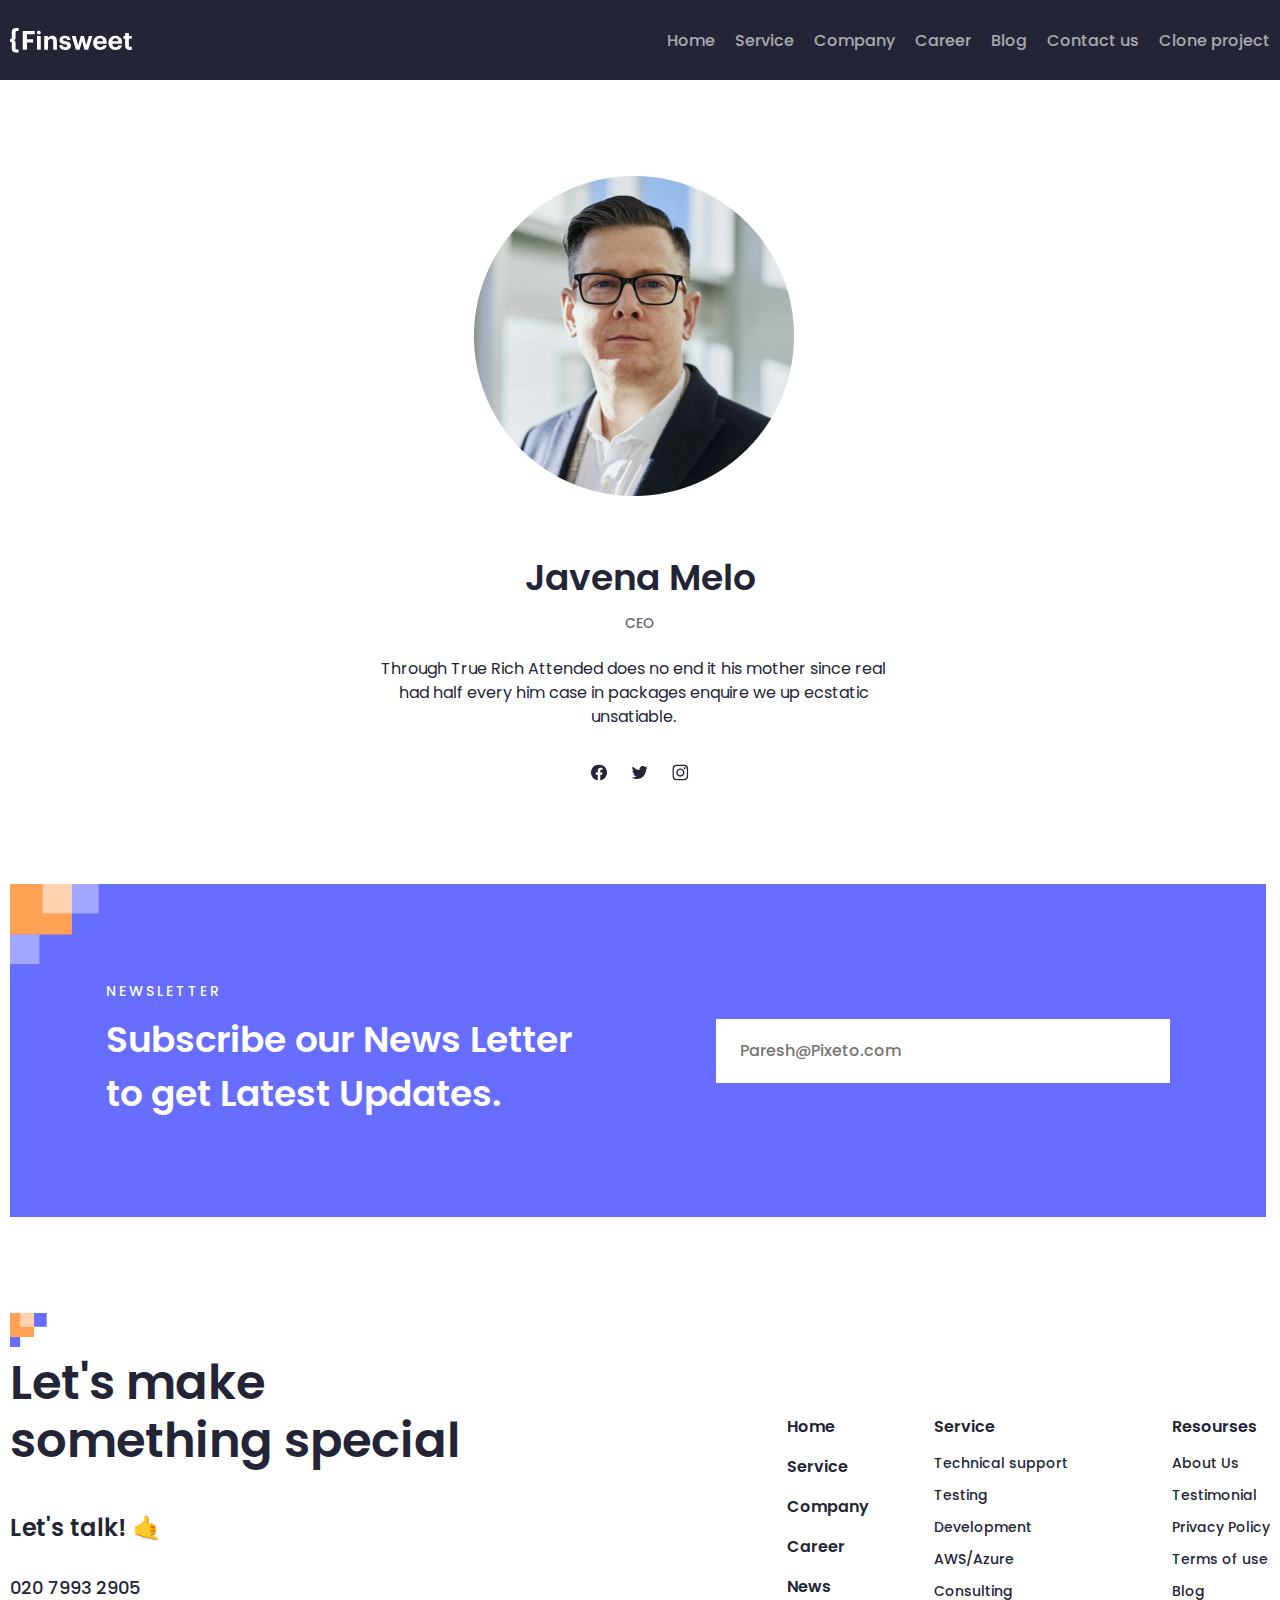
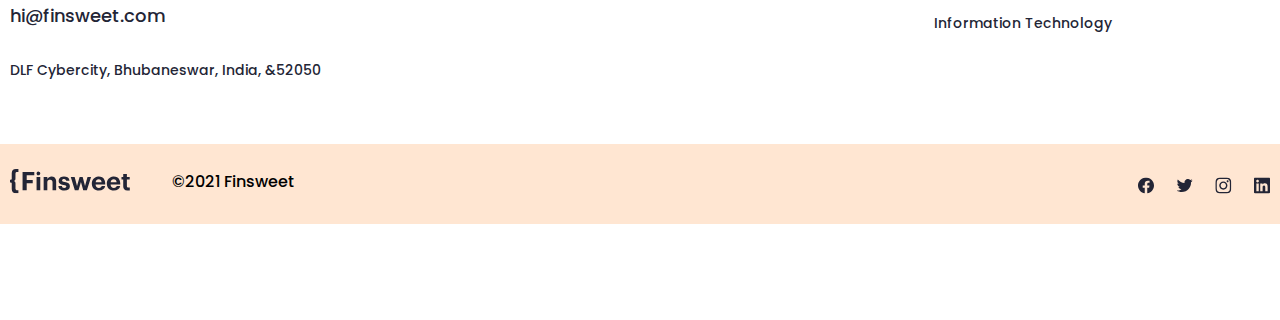
<file: heders/team-t-page/team-template-page.html>
<!DOCTYPE html>
<html lang="en">

<head>
    <meta charset="UTF-8">
    <meta name="viewport" content="width=device-width, initial-scale=1.0">
    <link
        href="https://fonts.googleapis.com/css2?family=Poppins:ital,wght@0,200;0,300;0,400;0,600;0,700;1,100;1,500&display=swap"
        rel="stylesheet">
    <link rel="stylesheet" href="../../style.css">
    <title>Document</title>
    <title>Team-template-page</title>

<body>

    </head>
    <!-- ---------------header start---------------- -->
    <header>
        <div class="container">
            <nav>
                <div>
                    <img src="../../assyt/imegs/Logo.svg" alt="logo">
                    <ul>
                        <li><a href="../Home/index.html">Home</a></li>
                        <li><a href="../../index.html">Service</a></li>
                        <li><a href="../Company/index.html">Company</a></li>
                        <li><a href="../../heders/Career/">Career</a></li>
                        <li><a href="../Blog/blog.html">Blog</a></li>
                        <li><a href="../Contact-us/contact-us.html">Contact us</a></li>
                        <li class="card1--li"><a href="../Clone-project/Clone-project.html">Clone project </a></li>
                    </ul>
                </div>
            </nav>
        </div>
    </header>

    <!-- ---------------header end---------------- -->
    <main>

        <!-- ---------------Team template page card1 start---------------- -->
        <section id="team-t-card1">
            <div class="container">
                <div class="team-t-card1">
                    <img src="../../assyt/blog-img/Image.png" alt="Image">
                    <h1>Javena Melo</h1>
                    <h3>CEO</h3>
                    <p>
                        Through True Rich Attended does no end it his mother since real had half every him case in
                        packages enquire we up ecstatic unsatiable.
                    </p>
                    <ul>
                        <li><a href="#"><img src="../../assyt/imegs/f-logo.svg" alt="logo"></a></li>
                        <li><a href="#"><img src="../../assyt/imegs/t-logo.svg" alt="logo"></a></li>
                        <li><a href="#"><img src="../../assyt/imegs/i-logo.svg" alt="logo"></a></li>
                    </ul>
                </div>
            </div>
        </section>
        <!-- ---------------Team template page card1 end---------------- -->

         <!------------------ Card8 section start ------------------->

         <section id="card8">
            <div class="container">
                <div class="card8--div">
                    <img src="../../assyt/Company-img/card8i1.svg" alt="imege" class="card8--div--img">
                    <div class="card8--div--div">
                        <div class="card8--div--div-div">
                            <p class="card8--div--div--div--p">
                                NEWSLETTER
                            </p>
                            <h1 class="card8--div--div--div--h1">
                                Subscribe our News Letter
                                to get Latest Updates.
                            </h1>
                        </div>
                        <div class="card8--div--div-div">
                            <input type="email" placeholder=" Paresh@Pixeto.com">
                        </div>
                    </div>
                </div>
            </div>

        </section>
        <!------------------ Card8 section end ------------------->


        <!-- ----------------card9 start------------- -->
        <section id="card9">
            <div class="container">

                <div class="card9--div">

                    <div class="card9--div--div">
                        <img src="../../assyt/imegs/card9i1.svg" alt="imege" class="card9--img">
                        <h1 class="card9--div--div--h1">
                            Let's make
                            something special
                        </h1>
                        <h3 class="card9--div--div--h3">
                            Let's talk! 🤙
                        </h3>
                        <p class="card9--div--div--p">
                            020 7993 2905
                        </p>
                        <p class="card9--div--div--p">
                            hi@finsweet.com
                        </p>
                        <p class="card9--div--div--p2">
                            DLF Cybercity, Bhubaneswar,
                            India, &52050
                        </p>
                    </div>
                    <div class="card9--div--div2">
                        <div>
                            <ul class="card9--ul">
                                <li>Home</li>
                                <li>Service</li>
                                <li>Company</li>
                                <li>Career </li>
                                <li>News</li>
                            </ul>
                        </div>
                        <div>
                            <p class="card9--div--div2--p">
                                Service
                            </p>
                            <ul class="card9--ul2">
                                <li>Technical support</li>
                                <li>Testing</li>
                                <li>Development</li>
                                <li>AWS/Azure </li>
                                <li>Consulting</li>
                                <li>Information Technology</li>
                            </ul>
                        </div>
                        <div class="card9--div3">
                            <p class="card9--div--div2--p">
                                Resourses
                            </p>
                            <ul class="card9--ul2">
                                <li>About Us</li>
                                <li>Testimonial</li>
                                <li>Privacy Policy</li>
                                <li>Terms of use</li>
                                <li>Blog</li>

                            </ul>

                        </div>
                    </div>


                </div>
            </div>
        </section>
        <!-- ----------------card9  end------------- -->

        <!-- ---------------mein end---------------- -->


        <!------------------ Footer sectionstart ------------------->
        <footer id="footer">
            <div class="container">
                <div class="f--div">
                    <div class="f--div--div">
                        <img src="../../assyt/imegs/Logofoter.svg" alt="logo">
                        <h3 class="f--div--div--h3">
                            ©2021 Finsweet
                        </h3>
                    </div>
                    <div class="f--div--div2">
                        <img src="../../assyt/imegs/f-logo.svg" alt="logo">
                        <img src="../../assyt/imegs/t-logo.svg" alt="logo">
                        <img src="../../assyt/imegs/i-logo.svg" alt="logo">
                        <img src="../../assyt/imegs/in-logo.svg" alt="logo">
                    </div>
                </div>
            </div>

        </footer>
        <!------------------ Footer section end ------------------->
    </main>
</body>

</html>
</file>
<file: style.css>
*{
    margin: 0;
    padding: 0;
    box-sizing: border-box;
    list-style-type: none;
    text-decoration: none;
    font-family: 'Poppins', sans-serif;
   
}

.container{
    max-width: 1280px;
    height: 100%;
    margin: 0 auto;
    padding: 0 10px;
}

/* ----------------header start--------------- */

header{
   background: #232536;
    height: 80px;
    position: sticky;
    top: 0;
    z-index: 1;

}

nav>div{
    display: flex;
    justify-content: space-between;
    align-items: center;
   

}

nav>div>ul{
    display: flex;
    align-items: center;
    gap: 20px;
   
}
nav>div>ul>li{
  padding: 28px 0;
  position: relative;
  transition: all 0.2s linear;
 }

 nav>div>ul>li:not(.card1--li)::before{
  content: "";
  height: 3px;
  width: 0;
  background-color: transparent;
  position: absolute;
  top: 0;
  left: 50%;
  transform: translate(-50%);
  transition: all 0.2s linear;

 }

 nav>div>ul>li:not(.card1--li):hover::before{
  cursor: pointer;
  transition: all 0.2s linear;
  width: 100%;
  background-color: #ffa155;
 }

nav>div>ul>li>a{
color: #FFF;
font-size: 16px;
font-style: normal;
font-weight: 500;
line-height: 24px;
opacity: 0.6;
transition: all 0.2s linear;
}

nav>div>ul>li>a:hover{
    color: #FFD3AF;
    font-family: Poppins;
    font-size: 16px;
    font-style: normal;
    font-weight: 500;
    line-height: 24px;
    transition: all 0.2s linear;
    }

.card1--li{
  position: relative;
}
.card1--li::after{
  content: "→";
  position: absolute;
  color: #FFF;
  right: -10px;
  opacity: 0;
  transition: all 0.2s linear;

}
.card1--li:hover::after{
  right: -20px;
  opacity: 1;
  transition: all 0.2s linear;
}

/* .card1--li--a{
    grid-row-end: 8px;
    color: var(--secondary-orange, #FFD3AF);
} */

/* ----------------header start--------------- */

/* ----------------card1 start--------------- */
 .card1{
    background: #FFE6D2;
 }

 .card1--div{
    display: flex;
    justify-content: space-between;
    align-items: center;
 }
 .card1--div--div{
    width: 622px;
 }
 .card1--div--div>h5{
    color: var(--Dark, #232536);
font-family: Poppins;
font-size: 14px;
font-style: normal;
font-weight: 500;
line-height: 20px;
letter-spacing: 3px;
text-transform: uppercase;
margin-top: 96px;
}
.card1--div--div>h1{
    color: #232536;
font-family: Poppins;
font-size: 48px;
font-style: normal;
font-weight: 600;
line-height: 58px; 
margin-top: 12px;
margin-bottom: 24px;
}

.card1--div--div>p{
    color: var(--Dark, #232536);
    font-family: Poppins;
    font-size: 16px;
    font-style: normal;
    font-weight: 400;
    line-height: 24px; 
    opacity: 0.6;
    margin-bottom: 40px;
}
.card1--div--div>button{
    display: flex;
    justify-content: baseline;
    align-items: center;
    width: 231px;
    height: 64px;
    background: linear-gradient(180deg, #444CFC 0%, #444CFC 100%);
    margin-bottom: 96px;
    border:none;
    gap: 12px;
    position: relative;
    padding: 20px 32px;
    
}
.card1--button--img{
    position: absolute;
    top: 0;
    left: 0;
}
.card1--button--svg{
    position: absolute;
    bottom: 45%;
    right: 0;
}

.card1--div--div>button>p{
    color: #FFF;
font-family: Poppins;
font-size: 16px;
font-style: normal;
font-weight: 500;
line-height: 24px; 
}

.card1--div>ul>li>a{
    color: #232536;
font-family: Poppins;
font-size: 24px;
font-style: normal;
font-weight: 600;
line-height: 36px; 
margin-bottom: 17px;
}

.card1--div>ul>li{
    margin-bottom: 17px;
}



 /* ----------------card1 end--------------- */

 
/* -------------------  PROCESS SECTION START ---------------- */

#process{
    background: #F9F9FF;
   
}
.progres {
    padding-bottom: 68px;
  }
  
  .progres__text {
    padding-top: 96px;
    width: 723px;
  }
  
  .progres__wrapper {
    display: flex;
    justify-content: space-between;
    align-items: baseline;
  }
  
  .progres__svg {
    cursor: pointer;
  }
  
  .progres h6 {
    color: #000;
    font-family: Poppins;
    font-size: 14px;
    font-style: normal;
    font-weight: 500;
    line-height: 20px; /* 142.857% */
    letter-spacing: 3px;
    text-transform: uppercase;
    margin-bottom: 16px;
  }
  
  .progres h2 {
    color: #232536;
    font-family: Poppins;
    font-size: 48px;
    font-style: normal;
    font-weight: 600;
    line-height: 58px; /* 120.833% */
    margin-bottom: 16px;
  }
  
  .progres p {
    color: #232536;
    width: 642px;
    font-family: Poppins;
    font-size: 16px;
    font-style: normal;
    font-weight: 400;
    line-height: 24px;
  }
  
  .progres__cards{
  padding-bottom: 01px;
  }
  .intro-ul {
    display: flex;
    flex-wrap: wrap;
    gap: 3rem;
    margin-bottom: 96px;
   
  }
  
  .intro-ul--li {
    width: 375px;
    height: 164px;
    border: 1px solid rgba(35, 37, 54, 0.17);
    display: flex;
    align-items: center;
    padding: 32px;
    gap: 16px;
    position: relative;
  }
  
  .intro-ul--li .circle {
    background-color: rgba(255, 211, 175, 0.17);
    width: 47px;
    height: 47px;
    border-radius: 50%;
    padding: 12px;
    display: flex;
    justify-content: center;
    align-items: center;
  }
  
  .intro-ul--li-text h6 {
    color: #000;
    font-family: Poppins;
    font-size: 16px;
    font-style: normal;
    font-weight: 600;
    line-height: 28px;
    margin-bottom: 6px;
  }
  
  .intro-ul--li-text p {
    color: #232536;
    font-family: Poppins;
    font-size: 16px;
    font-style: normal;
    font-weight: 400;
    line-height: 24px;
    opacity: 0.6;
  }
  
  .number {
    position: absolute;
    top: 12px;
    right: 16px;
    opacity: 0.2;
    font-family: Poppins;
    font-size: 24px;
    font-style: normal;
    font-weight: 600;
    line-height: 32px; /* 133.333% */
  }
  
  .intro-ul--li:nth-child(2)::after {
    content: "";
    display: block;
    position: absolute;
    width: 48px;
    border-bottom: 2px dashed #dadadd;
    right: 100%;
  }
  
  .intro-ul--li:nth-child(2)::before {
    content: "";
    display: block;
    position: absolute;
    width: 48px;
    border-bottom: 2px dashed #dadadd;
    left: 100%;
  }
  
  .intro-ul--li:nth-child(5)::after {
    content: "";
    display: block;
    position: absolute;
    width: 48px;
    border-bottom: 2px dashed #dadadd;
    right: 100%;
  }
  
  .intro-ul--li:nth-child(5)::before {
    content: "";
    display: block;
    position: absolute;
    width: 48px;
    border-bottom: 2px dashed #dadadd;
    left: 100%;
  }
  
  .intro-ul--li .line-1 {
    width: 100%;
    display: flex;
    height: 8px;
    background-color: bisque;
    position: absolute;
    left: 0;
    bottom: 0;
    justify-content: space-between;
  }
  
  .intro-ul--li .line-1 span:first-child {
    background-color: #ffa155;
    width: 102px;
    height: 100%;
  }
  .intro-ul--li .line-1 span:last-child {
    background-color: #444CFC;
    width: 102px;
    height: 100%;
  }
  
  .intro-ul--li .line-2 {
    width: 100%;
    display: flex;
    height: 8px;
    background-color: bisque;
    position: absolute;
    left: 0;
    top: 0;
     justify-content: space-between;
  }
  
  
  .intro-ul--li .line-2 span:first-child {
    background-color: #ffa155;
    width: 102px;
    height: 100%;
  }
  .intro-ul--li .line-2 span:last-child {
    background-color: #444CFC;
    width: 102px;
    height: 100%;
  }
  
  /* ------------------------- SERVICE PAGE STYLES ----------------- */

  /* -------------card3 start ----------------- */
.card3{
    background: #FFF;
}
.card3--div{
     display: flex;
     justify-content: space-between;
     align-items: center;
     margin-bottom: 96px;
}
.card3--div>div{
    width: 624px;
}

.card3--div>div>p:first-child{
    color: #000;
font-family: Poppins;
font-size: 24px;
font-style: normal;
font-weight: 600;
line-height: 36px;
opacity: 0.87;
margin-bottom: 16px;
}
.card3--div>div>h1{
    color: #232536;
font-family: Poppins;
font-size: 36px;
font-style: normal;
font-weight: 600;
line-height: 54px; 
margin-bottom: 24px;
}
.card3--div>div>p:last-child{
    color: #232536;
font-family: Poppins;
font-size: 16px;
font-style: normal;
font-weight: 400;
line-height: 24px; 
opacity: 0.6;
}

.card4{
    background: #ECF8F9;
}
.card6{
    background: #F9F9FF;
}

    /* -------------card3 end ----------------- */

    .card8{
        width: 1256px;
        height: 333px;
        background: var(--secondary-blue, #666DFF);
        padding: 96px;
        position: relative;
    }

    svg{
        position: absolute;
        top: 0;
        left: 0;
    }

.card8--div{
    display: flex;
    justify-content: space-between;
   align-items: center;
}

.card8--div>div>p{
    color: #FFF;
font-family: Poppins;
font-size: 14px;
font-style: normal;
font-weight: 500;
line-height: 20px; 
letter-spacing: 3px;
text-transform: uppercase;
margin-bottom: 13px;
}
.card8--div>div>h1{
    color: #FFF;
font-family: Poppins;
font-size: 36px;
font-style: normal;
font-weight: 600;
line-height: 54px;
width: 488px; 
}
.card8--div2{
    width: 454px;
    height: 64px;
    background: #FFF;
    padding: 20px;
}

.input{
    border: none;
}

/* ---------------card7 section start----------------- */


#card8{
  background: #fff;
}

.card8--div{
  background: var(--secondary-blue, #666DFF);
  width: 1256px;
  height: 333px;
  margin-bottom: 96px;
  position: relative;
}

.card8--div--img{
    position: absolute;
    top: 0;
    left: 0;
}

.card8--div--div{
  display: flex;
  gap: 122px;
  align-items: center;
  padding: 96px ;
  
}

.card8--div--div--div--p{
color: #FFF;
font-family: Poppins;
font-size: 14px;
font-style: normal;
font-weight: 500;
line-height: 20px;
letter-spacing: 3px;
text-transform: uppercase;
margin-bottom: 13px;
margin-bottom: 12px;
}
 
.card8--div--div--div--h1{
color: #FFF;
font-family: Poppins;
font-size: 36px;
font-style: normal;
font-weight: 600;
line-height: 54px;
width: 488px;
}

.card8--div--div-div>input{

  color: #232536;
  font-size: 16px;
  font-weight: 500;
  line-height: 24px;
  width: 454px;
  height: 64px;
  background: #FFF;
  border: none;
  padding: 10px 20px;
}

 /* .card8--div--div--div--p2{
  width: 454px;
  height: 64px;
  background: #ffffff;
  padding: 20px 262px 20px 29px;
  color: hsla(234, 21%, 17%, 0.4);
}  */


/* ---------------card7 section end----------------- */



/* ---------------card8 section start----------------- */
.card9{
  background: #fff;
 
}


.card9--div{
  display: flex;
  align-items: center;
  justify-content: space-between;

}
.card9--div--div--h1{
  color: #232536;
font-family: Poppins;
font-size: 48px;
font-style: normal;
font-weight: 600;
line-height: 58px; 
width: 458px;
height: 116px;
margin-bottom: 40px;
}

.card9--div--div--h3{
color: #232536;
font-family: Poppins;
font-size: 24px;
font-style: normal;
font-weight: 600;
line-height: 36px; 
margin-bottom: 28px;
}

.card9--div--div--p{
color: #232536;
font-family: Poppins;
font-size: 18px;
font-style: normal;
font-weight: 500;
line-height: 28px;
}

.card9--div--div--p2{
  color: #232536;
font-family: Poppins;
font-size: 14px;
font-style: normal;
font-weight: 500;
line-height: 20px;
 margin-top: 30px;
 margin-bottom: 64px;
}

.card9--div--div2{
  display: flex;
  justify-content: space-between;
  align-items: baseline;
  gap: 60px;
}
.card9--ul>li{
width: 87.407px;
color: #232536;
font-family: Poppins;
font-size: 16px;
font-style: normal;
font-weight: 600;
line-height: 28px;
margin-bottom: 12px;
}

.card9--ul2>li{
color: #232536;
font-family: Poppins;
font-size: 14px;
font-style: normal;
font-weight: 500;
line-height: 20px;
margin-bottom: 12px;
}

.card9--div--div2--p{
color: #232536;
font-family: Poppins;
font-size: 16px;
font-style: normal;
font-weight: 600;
line-height: 28px; 
margin-bottom: 12px;
}
/* ---------------card8 section end----------------- */




/* ---------------Footer start start----------------- */
#footer{
  background: #FFE6D2;
  height: 80px;
  padding: 25px 0 30px;
  margin-bottom: 96px;
}

.f--div{
  display: flex;
  justify-content: space-between;
  align-items:baseline;
}
.f--div--div{
  display: flex;
  align-items: center;
  gap: 42px;
  
}

.f--div--div2{
  display: flex;
  align-items: center;
  gap: 22px;
}

.f--div--div2>img:hover{
  color: #444CFC;
  background: #444CFC;
}
.f--div--div2>img:nth-child(3):hover{
  background: red;
}

.f--div--div--h3{
color: #000;
font-family: Poppins;
font-size: 16px;
font-style: normal;
font-weight: 500;
line-height: 24px; 
}



/* ---------------Footer section end----------------- */




/* ------------Compani card1 start------------- */

#Company{
  background: #fff;
}
.comp--div{
  position: relative;
}
.comp--div>img{
  position: absolute;
  top: 0;
  right: 0;
}

.comp--div>p:nth-child(1){
  width: 28px;
height: 28px;
transform: rotate(-90deg);
background: #FFD3AF;
margin-top: 96px;
margin-bottom: 24px;
}
.comp--div>p:nth-child(2){
  color: #000;
  font-family: Poppins;
  font-size: 14px;
  font-style: normal;
  font-weight: 500;
  line-height: 20px;
  letter-spacing: 3px;
  text-transform: uppercase;
  opacity: 0.87;
}

.comp--div--p{
  color: #232536;
  font-family: Poppins;
  font-size: 16px;
  font-style: normal;
  font-weight: 400;
  line-height: 24px;
  opacity: 0.87;
  height: 48px;
 width: 719px;
 margin-bottom: 64px;
}

.comp--div>h1{
  color: #232536;
font-family: Poppins;
font-size: 48px;
font-style: normal;
font-weight: 600;
line-height: 58px; 
margin-top: 20px;
margin-bottom: 24px;
width: 664px;
}

.comp--div--div{
  display: flex;
  align-items: center;
  gap: 12px;
  position: relative;

}

.comp--div--div>div{
  position: absolute;
  top: -24px;
  left: 73.7%;
  height: 24px;
  width: 346px;
  background: #FFD3AF;
  display: flex;
  justify-content: space-between;
 
}
.comp--div--div>div>span:nth-child(1){
  width: 80px;
  height: 24px;
  background: #FFA155;
}
.comp--div--div>div>span:nth-child(3){
  width: 50px;
  height: 24px;
  background: #444CFC;
}
/* ------------Compani card1 end------------- */


/* ------------Compani card2 start------------- */
.comp--card2{
  display: flex;
  justify-content: space-between;
  align-items: center;
  margin-top: 96px;
  margin-bottom: 94px;
}

.comp--card--div>p:nth-child(2){
  color: #232536;
font-family: Poppins;
font-size: 16px;
font-style: normal;
font-weight: 600;
line-height: 28px; 
margin-top: 16px;
margin-bottom: 16px;

}
.comp--card--div>p:last-child{
  color: #232536;
font-family: Poppins;
font-size: 16px;
font-style: normal;
font-weight: 400;
line-height: 24px; 
width: 550px;
margin-top: 24px;
}

.comp--card--div>h1{
  color: #232536;
font-family: Poppins;
font-size: 36px;
font-style: normal;
font-weight: 600;
line-height: 54px;
width: 549px;
}
.comp--card2--div2{
  width: 624px;
height: 368px;
background: rgba(255, 211, 175, 0.57);
padding: 62px 110px;
display: flex;
align-items: center;
gap: 100px;
}


.comp--card2--div2>div>div>h1{
  color: var(--Black, #232536);
font-family: Poppins;
font-size: 36px;
font-style: normal;
font-weight: 600;
line-height: 54px; 
}



.comp--card2--div2>div>div>p{
  color: var(--Black, #232536);
  font-family: Poppins;
  font-size: 16px;
  font-style: normal;
  font-weight: 600;
  line-height: 28px; 
  opacity: 0.87;
  margin-top: 16px;
  margin-bottom: 30px;
  position: relative;
  
}

.comp--card2--div2>div>div{
  position: relative;
}
.icon{
  position: absolute;
  left: 0;
  bottom: 27px;
}

/* ------------Compani card2 end------------- */




/* ------------Compani card3 start------------- */
.comp--card3{
  display: flex;
  align-items: center;
  background: #FAFAFC;
  padding: 0 110px;
  gap: 32px;
  margin-bottom: 96px;
}
/* ------------Compani card3 end------------- */




/* ------------Compani card4 start------------- */
#expertise{
  background: #ECF8F9;
}

.expertise__wrapper{
  display: flex;
  justify-content: space-between;
  gap: 0 141;
  margin-bottom: 104px;
}

.expertise__wrapper-p{
color: #000;
font-family: Poppins;
font-size: 14px;
font-style: normal;
font-weight: 500;
line-height: 20px; 
letter-spacing: 3px;
text-transform: uppercase;
margin-top: 142px;
}

.expertise__wrapper-h1{
color: #232536;
font-family: Poppins;
font-size: 48px;
font-style: normal;
font-weight: 600;
line-height: 58px;
margin-bottom: 24px; 
}

.expertise__wrapper-p2{
color: #5D5F6D;
font-family: Poppins;
font-size: 16px;
font-style: normal;
font-weight: 400;
line-height: 24px;
margin-bottom: 154px;
}
.expertise__wrapper-ul{
  margin-top: 112px;

}

.expertise__wrapper--ul--li{
  display: flex;
  justify-content: space-between;
  background: #FFF;
  width: 515px;
  height: 140px;
  margin-bottom: 12px;
  padding: 32px;
  gap: 0 16px;

}
.expertise__wrapper--ul--li--img{
  width: 47px;
  height: 47px;
  background-color: #FFE6D2;
  padding: 12px;
  border-radius: 120px;
 
}
.expertise__wrapper--ul--li--div-h3{
color: #000;
font-family: Poppins;
font-size: 16px;
font-style: normal;
font-weight: 600;
line-height: 28px; 
margin-bottom: 8px;
}
.expertise__wrapper--ul--li--div-p{
color: #5D5F6D;
font-family: Poppins;
font-size: 14px;
font-style: normal;
font-weight: 500;
line-height: 20px; 
}
/* ------------Compani card4 end------------- */


/* ------------Compani card5 start------------- */
.comp-div5>h6{
  color: #000;
font-family: Poppins;
font-size: 14px;
font-style: normal;
font-weight: 500;
line-height: 20px; 
letter-spacing: 3px;
text-transform: uppercase;
opacity: 0.87;
}

.comp-div5>h1{
  color: #232536;
font-family: Poppins;
font-size: 36px;
font-style: normal;
font-weight: 600;
line-height: 54px; 
width: 701px;
margin-top: 16px;
margin-bottom: 24px;
}
.comp-div5>p{
  color: #232536;
font-family: Poppins;
font-size: 16px;
font-style: normal;
font-weight: 400;
line-height: 24px;
width: 622px;
opacity: 0.6;
margin-bottom: 64px;
}
.comp-div5{
  margin-bottom: 96px;
}
/* ------------Compani card5 end------------- */


/* ------------Compani card5 end------------- */
.comp--card6>h6{
  color: #000;
font-family: Poppins;
font-size: 14px;
font-style: normal;
font-weight: 500;
line-height: 20px; /* 142.857% */
letter-spacing: 3px;
text-transform: uppercase;
opacity: 0.87;
}
.comp--card6>h1{
  color: #232536;
font-family: Poppins;
font-size: 48px;
font-style: normal;
font-weight: 600;
line-height: 58px;
width: 624px;
margin-top: 16px;
margin-bottom: 24px;
}
.comp--card6>p{
  color: #232536;
font-family: Poppins;
font-size: 16px;
font-style: normal;
font-weight: 400;
line-height: 24px;
opacity: 0.87;
width: 505px;
margin-bottom: 64px;
}
.comp--card6>div{
  display: flex;
  justify-content: space-between;
  align-items: center;
}

/* ------------Compani card5 end------------- */


/* -----------------Home start-------------------- */

/* ------------------- INTRO SECTION START-------------------- */

#intro {
  background-color: #232536;
}

.intro__wrapper {
  display: flex;
  align-items: center;
  justify-content: space-between;
}

.intro__wrapper--text {
  width: 624px;
}

.intro__wrapper--text h1 {
  color: #fff;
  font-family: Poppins;
  font-size: 56px;
  font-style: normal;
  font-weight: 600;
  line-height: 68px;
  margin-bottom: 24px;
}

.intro__wrapper--text p {
  color: rgb(255, 255, 255, 0.6);
  font-family: Poppins;
  font-size: 16px;
  font-style: normal;
  font-weight: 400;
  line-height: 24px;
  margin-bottom: 32px;
}

.intro__wrapper--text button {
  width: 219px;
  height: 64px;
  background-color: #444cfc;
  color: #fff;
  border: none;
  transition: all 0.3s ease;
}

.intro__wrapper--text button:hover {
  background-color: rgb(68, 76, 252, 0.6);
}

.intro__wrapper-img {
  margin-top: 96px;
}

.intro__brands {
  padding: 0;
  margin: 32px 0 33px 0;
  display: flex;
  align-items: center;
  justify-content: space-between;
  color: #fff;
}

.intro__brand--item:first-child {
  margin-top: -16px;
}

.intro__brand--item img:hover {
  filter: hue-rotate(90deg);
}

.intro__brand--item h3 {
  color: #fff;
  font-family: Poppins;
  font-size: 18px;
  font-style: normal;
  font-weight: 500;
  line-height: 28px;
}

/* ------------------- INTRO SECTION END-------------------- */

/* ------------------- ABOUT SECTION START------------------- */

#about {
  background-color: #fff;
}

.about__title {
  color: #000;
  font-family: Poppins;
  font-size: 14px;
  font-style: normal;
  font-weight: 500;
  line-height: 20px;
  letter-spacing: 3px;
  text-transform: uppercase;
  margin-bottom: 16px;
}

.about__wrapper {
  display: flex;
  justify-content: space-between;
  gap: 0 92px;
  margin-bottom: 48px;
}

.about__wrapper h1 {
  color: #232536;
  font-family: Poppins;
  font-size: 42px;
  font-style: normal;
  font-weight: 600;
  line-height: 58px;
}

.about__wrapper div h2 {
  color: #232536;
  font-family: Poppins;
  font-size: 36px;
  font-style: normal;
  font-weight: 600;
  line-height: 54px;
  margin-bottom: 16px;
}
.about__wrapper div p {
  color: #5d5f6d;
  font-family: Poppins;
  font-size: 16px;
  font-style: normal;
  font-weight: 400;
  line-height: 24px;
}

.about__images {
  display: flex;
  gap: 11px;
  margin-bottom: 48px;
}

.about__stat {
  display: flex;
  justify-content: space-between;
  align-items: center;
  margin-bottom: 98px;
}

.about__stat--list {
  display: flex;
  gap: 0 66px;
}

.about__stat--list li h4 {
  color: #232536;
  font-family: Poppins;
  font-size: 36px;
  font-style: normal;
  font-weight: 600;
  line-height: 54px;
}

.about__stat--list li p {
  color: #000;
  font-family: Poppins;
  font-size: 16px;
  font-style: normal;
  font-weight: 400;
  line-height: 24px;
}
/* ------------------- ABOUT SECTION END------------------- */
/* -----------------Our Services section star------------ */
#Services{
  background-color: #FFE6D2;
  padding: 96px 0  ;
}
.Service--p{
  color: #000;
  font-family: Poppins;
  font-size: 14px;
  font-style: normal;
  font-weight: 500;
  line-height: 20px; 
  letter-spacing: 3px;
  text-transform: uppercase;
  opacity: 0.87;
  margin-top: 96px;

}
.Service--h1{
color: #232536;
font-family: Poppins;
font-size: 48px;
font-style: normal;
font-weight: 600;
line-height: 58px;
width: 777px;
margin-top: 12px;
}

.Service--button{
color: #FFF;
font-family: Poppins;
font-size: 16px;
font-style: normal;
font-weight: 500;
line-height: 24px; 
padding: 20px 32px;
 background: linear-gradient(180deg, #444CFC 0%, #444CFC 100%);;
 margin: 47px 0 68px;

}
.Service--div{
  display: flex;
  justify-content: space-between;  
  gap: 32px;
 
}


 .Service--div--div{
width: 405px;
height: 335px;
flex-shrink: 0;
background: #FFF;
box-shadow: 0px 60px 68px -30px rgba(255, 161, 85, 0.35);
padding: 48px;

 }
.Service--div--div--img{
  background-color: rgba(255, 161, 85, 0.10);
  border-radius: 50%;
  fill: rgba(255, 161, 85, 0.10);
  padding: 12px;
  margin-bottom: 16px;


}

.Service--div--div--h3{
color: #000;
font-family: Poppins;
font-size: 16px;
font-style: normal;
font-weight: 600;
line-height: 28px;
margin-bottom: 8px;
}
.Service--div--div--p{
color: #5D5F6D;
font-family: Poppins;
font-size: 16px;
font-style: normal;
font-weight: 400;
line-height: 24px;
width: 326px;
margin-bottom: 24px;
}
.Service--div--div--div{
  display: flex;
  gap: 12px;
}
.Service--div--div--div--p{
color: #444CFC;
font-family: Poppins;
font-size: 16px;
font-style: normal;
font-weight: 500;
line-height: 24px; 
opacity: o.87;
}

/* -----------------Our Services section end------------ */
/* ---------------card6 section start----------------- */

#card6{
  background: #F9F9FF;
}
.card6--div{
  display: flex;
  justify-content: space-between;
  align-items: center;
  gap: 181px;

}
.card6--div--div--p{
  width: 16px;
height: 16px;
background: #666DFF;
margin-top: 102px;
margin-bottom: 16px;
}

.card6--div--div--h1{
width: 492px;
color: #232536;
font-family: Poppins;
font-size: 48px;
font-style: normal;
font-weight: 600;
line-height: 58px;
margin-bottom: 16px;
}
.card6--div--div--h3{
width: 502px;
color: #232536;
font-family: Poppins;
font-size: 18px;
font-style: normal;
font-weight: 500;
line-height: 28px;
margin-bottom: 16px;
}

.card6--div--div--p2{
width: 492px;
color: #232536;
font-family: Poppins;
font-size: 16px;
font-style: normal;
font-weight: 400;
line-height: 24px;
margin-bottom: 24px;
}
.card6--div--div--div{
  gap: 12px;
}

.card6--div--div--h3-2{
color: #000;
font-family: Poppins;
font-size: 16px;
font-style: normal;
font-weight: 500;
line-height: 24px;
margin-top: 14px;
margin-bottom: 119px;
}

.card6--div--div2{
  width: 607px;
  height: 340px;
  background: #FFF;
  padding: 40px;
  position: relative;
}

.card6--div--div2--h2{
width: 498px;
height: 180px;
color: #232536;
font-family: Poppins;
font-size: 24px;
font-style: normal;
font-weight: 600;
line-height: 36px;
margin-bottom: 24px;
}

.card6--div--div2--div{
  display: flex;
  align-items: center;
  gap: 16px;
}
 
.card6--div--div2--div--div--h3{
color: #232536;
font-family: Poppins;
font-size: 16px;
font-style: normal;
font-weight: 600;
line-height: 28px; 
}

.card6--div--div2--div--div--p{
color: #232536;
font-family: Poppins;
font-size: 14px;
font-style: normal;
font-weight: 500;
line-height: 20px; 
}

.card6--div--div2--div--img1{
  width: 112.703px;
  height: 25.576px;
  position: absolute;
  bottom: 42px;
  right: 42px;

}
.card6--div--div2--div--img2{
  width: 53px;
  height: 12px;
  position: absolute;
  left: 45%;
  bottom: -24px;
}

.card6--div--div2--div--img3{
  width: 43px;
  height: 30px;
  position: absolute;
  right: 40px;
  top: -19px;
 
}
/* ---------------card6 section end----------------- */

/* ---------------card7 section start----------------- */
#card7{
  background: #ECF8F9;
  padding-top: 96px;
  padding-bottom: 96px;
}
.card7--p{
  width: 16px;
  height: 16px;
  background: #666DFF;
  margin-bottom: 19px;

}
.card7--h1{
color: #232536;
font-family: Poppins;
font-size: 48px;
font-style: normal;
font-weight: 600;
line-height: 58px; 
margin-bottom: 48px;
}
.card7--div{
  display: flex;
  align-items: center;
  gap: 32px;
  
}

.card7--div--div{
  display: flex;
  align-items: center;
  background: #fff;
  width: 624px;
  height: 248px;
  gap: 32px;
}
.card7--div--div--p{
color: #232536;
font-family: Poppins;
font-size: 14px;
font-style: normal;
font-weight: 500;
line-height: 20px; 
opacity: 0.6;
margin-bottom: 8px;
}
.card7--button{
color: #444CFC;
font-family: Poppins;
font-size: 16px;
font-style: normal;
font-weight: 500;
line-height: 24px; 
opacity: 0.87;
margin-top: 24px;
gap: 12px;
border: none;
background: none;

}

/* ---------------card7 section end----------------- */

/* --------------Career pang start  ----------------- */

/* --------------card1 start  ----------------- */

#career--card1{
  background: #fff;
  margin: 96px 0 ;
}
.career--card1--div{
  text-align: center;
  position: relative;
}

.career--card1--div>h6{
  color: var(--Black, #232536);
font-family: Poppins;
font-size: 14px;
font-style: normal;
font-weight: 500;
line-height: 20px;
letter-spacing: 3px;
text-transform: uppercase;
opacity: 0.87;
text-align: center;
}

.career--card1--div>h1{
  color: var(--Black, #232536);
font-family: Poppins;
font-size: 48px;
font-weight: 600;
line-height: 58px;
width: 624px;
height: 174px;
margin: 24px auto;
text-align: center;

}
.career--card1--div>article{
  color: var(--Black, #232536);
text-align: center;
font-family: Poppins;
font-size: 16px;
font-style: normal;
font-weight: 400;
line-height: 24px; 
opacity: 0.87;
width: 624px;
height: 48px;
margin: auto;
}

.career--card1--div--p2{
  color: #232536;
font-family: Poppins;
font-size: 18px;
font-style: normal;
font-weight: 500;
line-height: 28px; 
margin-bottom: 16px;
margin-top: 51px;


}
.career--card1--div--img{
  position: absolute;
  top: 0;
  right: 0;
}



/* ------ --------card1 end  -----------------*/

/* ------ --------card2 start  -----------------*/

#career--card2{
  background:#ECF8F9 ;
  width: 1280px;
  margin: auto;
  padding: 76px ;
}



.career--card2--div{
  display: flex;
  justify-content: space-between;
  align-items: center;
  
}

.career--card2--div>div{
  width: 354px;
  height: 243px;
  background: #fff;
  padding: 48px;
  margin-bottom: 22px;
  position: relative;
}
.career--card2--div>div:hover{
  transform: scale(1.04);
  cursor: pointer;
  transition: all 0.2s linear;
  
}
.career--card2--div>div::after{
  content: "";
  width: 48px;
  height: 48px;
  position: absolute;
  top:-48px;
  right: -48000px;
  background-image: url(./assyt/Company-img/Icon.svg) ;
  background-repeat: no-repeat;
  transition: all 0.1 linear;
}
.career--card2--div>div:hover:after{
   top: 0;
   right: 0;
   transition: all 0.1 linear
   
   
}

.career--card2--div>div>h3{
  color: var(--Black, #232536);
font-size: 16px;
font-weight: 600;
line-height: 28px; 
margin-bottom: 10px;
font-family: Poppins;

}

.career--card2--div>div>p{
color: var(--Black, #232536);
font-size: 16px;
font-weight: 400;
line-height: 24px;
font-family: Poppins;
}

.career--card2--div>div>p:nth-child(3){
  margin-bottom: 52px;
}

.career--card2--div>div>a{
  color: var(--iris-100, #5D5FEF);
  font-size: 16px;
  font-family: Poppins;
  font-weight: 500;
  line-height: 24px; 
  margin-top: 43px;
  
}
/* ------ --------card2 end  -----------------*/

/* ------ --------card3 start  -----------------*/


#career--card3{
  background: #FAFAFC;
  padding: 96px 0 84px;
  margin-bottom: 96px;
}

#career--card3>div>p{
  color: #000;
font-family: Poppins;
font-size: 14px;
font-style: normal;
font-weight: 500;
line-height: 20px; 
letter-spacing: 3px;
text-transform: uppercase;
opacity: 0.87;
}

#career--card3>div>h1{
color: #232536;
font-family: Poppins;
font-size: 36px;
font-style: normal;
font-weight: 600;
line-height: 54px; 
width: 624px;
margin-top: 16px;
margin-bottom: 24px;
}

#career--card3>div>article{
color: #232536;
font-family: Poppins;
font-size: 16px;
font-style: normal;
font-weight: 400;
line-height: 24px; 
width: 622px;
opacity: 0.6;
}

.career--card3--div{
  display: flex;
  justify-content: space-between;
  align-items: center;
  margin-bottom: 12px;
  gap: 12px;
}


.career--card3--div>div{
  width: 419px;
  height: 188px;
  background: #FFF;
  padding: 32px;
}

.career--card3--div>div:hover{
  transform: scale(1.03);
  cursor: pointer;
  border-radius: 20px;
  transition: all 0.2s linear;
  background: #ffffffaf ;
  
}

.career--card3--div>div>img{
  width: 40px;
  height: 40px;
  padding: 10px;
  display: flex;
  justify-content: space-between;
  align-items: center;
  background:  rgba(255, 211, 175, 0.50);
  border-radius: 50%;
  margin-bottom: 8px;
}

.career--card3--div>div>h3{
  color: var(--Black, #232536);
font-family: Poppins;
font-size: 16px;
font-style: normal;
font-weight: 600;
line-height: 28px; 
}

.career--card3--div>div>p{
  color: var(--Black, #232536);
font-family: Poppins;
font-size: 14px;
font-style: normal;
font-weight: 400;
line-height: 20px; 
opacity: 0.6;
}
/* ------ --------card3 end  -----------------*/

/* --------------Career pang end  ----------------- */


/* --------------Career pang-inner start  ----------------- */
/* --------------card1 start  ----------------- */
#inner-card1{
  background: #FFF;
  margin: 96px auto;
}

.inner--card1{
  display: flex;
  gap: 56px;
  align-items: center;
}

.iner--card1--div>h3{
  color: var(--Black, #232536);
font-family: Poppins;
font-size: 14px;
font-weight: 500;
line-height: 20px; 
letter-spacing: 3px;
text-transform: uppercase;
opacity: 0.87;
margin-bottom: 24px;
}
.iner--card1--div>h1{
  color: var(--Black, #232536);
font-family: Poppins;
font-size: 48px;
font-style: normal;
font-weight: 600;
line-height: 58px; 
}

.iner--card1--div>p{
  color: var(--Black, #232536);
font-family: Poppins;
font-size: 16px;
font-style: normal;
font-weight: 400;
line-height: 24px;
opacity: o.87;
width: 430px;
margin-top: 16px;
margin-bottom: 40px;
}

.iner--card1--div>button{
  position: relative;
  padding: 20px 32px;
  background: blue;
  color: #fff;
  font-size: 16px;
  font-weight: 500;
  border: none;
  width: 182px;
  height: 64px;
}

.iner--card1--div>button:hover{
  background: rgba(4, 4, 204, 0.903);
  cursor: pointer;
  transform: scale(1.1) ;
  border-radius: 5px;
}

.iner--card1--div>button>img{
  position: absolute;
  left: 0;
  top: 0;
}

.iner--card1--div2{
  width: 515px;
height: 324px;
background: #FFE0C7;
position: relative;
padding: 82px 80px 78px;
}
.iner--card1--div2>img{
  position: absolute;
  top: 0;
  right: 0;
}
.iner--card1--div2>h2{
  color: var(--Black, #232536);
  font-family: Poppins;
  font-size: 24px;
  font-style: normal;
  font-weight: 600;
  line-height: 36px; 
  margin-bottom: 8px;
}

.iner--card1--div2>p{
  color: #000;
  font-family: Poppins;
  font-size: 16px;
  font-style: normal;
  font-weight: 400;
  line-height: 24px;
  margin-top: 16px;
}


/* --------------card1 end  ----------------- */

/* --------------card2 start  ----------------- */
#inner-card2{
  width: 1280px;
  background: #ECF8F9;
  margin: auto;
  
}

.inner-card2--ul{
  display: flex;
  align-items: center;
  justify-content: center;
  gap: 96px; 
  border-bottom: 4px solid #E0F1F2;
}

.inner-card2--ul>li>a{
  color: #000;
font-family: Poppins;
font-size: 24px;
font-style: normal;
font-weight: 600;
line-height: 36px;
transition: all 0.2s linear;
}
.inner-card2--ul>li{
  padding: 43px 0 33px;
  position: relative;
  transition: all 0.2s linear;
}
.inner-card2--ul>li:hover a{
  cursor: pointer;
  color: #454DFD;
  transition: all 0.2s linear;

}

.inner-card2--ul>li::before{
   content: "";
   width: 0;
   height: 4px;
   background-color: #454DFD;
   position: absolute;
   bottom: 0;
   left: 50%;
   transform: translate(-50%);
   transition: all 0.2s linear;
}

.inner-card2--ul>li:hover::before{
  cursor: pointer;
  width: 100%;
  background-color: #454DFD;
  transition: all 0.2s linear;

}


/* --------------card2 end  ----------------- */


/* --------------card3 start  ----------------- */
.inner-card2--div{
    padding: 96px 219px 96px 198px;
    
    
}
.inner-card2--div>p{
  color: #000;
font-size: 16px;
font-weight: 400;
line-height: 24px;
margin-bottom: 2rem; 
position: relative;
}

.inner-card2--div>h1{
  width:7px;
  height:7px;
  background-color: #000;
  border: 50%;
  position: relative;
  top: 15px;
  left: -20px;
  border-radius:100%;

  
}
/* --------------card2 end  ----------------- */


/* --------------card3 start  ----------------- */
#inner--card3{
  background: #FFF;
  margin-top: 95px;
  margin-bottom: 96px;
}

#inner--card3>div>h1{
  color: #232536;
font-family: Poppins;
font-size: 36px;
font-style: normal;
font-weight: 600;
line-height: 54px;
margin-bottom: 29px;
}
.inner--card3--div{
  display: flex;
  justify-content: space-between;
  align-items: center;
  gap: 32px;
  margin-bottom: 32px;
}

.inner--card3--div>input{
  width: 624px;
  height: 96px;
  background: rgba(210, 218, 237, 0.17);
  padding: 34px 40px;
  border: none;
}
.inner--card3--div>input:hover{
  transform: scale(1.03);
  cursor:auto;
  background: rgba(210, 218, 237, 0.30);
}

.inner--input{
  width: 1280px;
  height: 225px;
  background: rgba(210, 218, 237, 0.17);
  padding: 34px 40px;
  border: none;
}

.inner--input:hover{
  cursor:auto;
  background: rgba(210, 218, 237, 0.30);
}

.inner--card3--div2{
  display: flex;
  align-items: center;
  gap: 24px;
  margin-top: 36px;
  margin-bottom: 36px;
}

.inner--card3--div2>p{
  color: #000;
font-family: Poppins;
font-size: 16px;
font-style: normal;
font-weight: 400;
line-height: 24px; 
width: 842px;
}
.inner--card3--div2>input{
  width: 36px;
  height: 36px;
}
.inner--card3--button{
 position: relative;
 width: 251px;
 height: 64px;
 background: blue;
 padding: 20px 32px;
 border: none;
 display: flex;
 align-items: center;
 color: #FFF;
}
.inner--card3--button:hover{
  background: rgba(4, 4, 204, 0.903);
  cursor: pointer;
  transform: scale(1.1) ;
  border-radius: 5px;
}

.inner--card3--button>img{
  position: absolute;
  top: 0;
  left: 0;
}
/* --------------card3 end  ----------------- */

/* --------------Career pang-inner end  ----------------- */




/* --------------Blog Career pang  start ----------------- */

/* --------------Blog card1 satrt  ----------------- */
.blog{
  display: flex;
  align-items: start;
  justify-content:space-between;
  margin: 96px 0;
}
 .blog__div>p:nth-child(1){
   width:24px;
   height:24px;
   background: #FFD3AF;
 }

 .blog__div>p:nth-child(2){
  color: #000;
  font-size: 14px;
  font-weight: 500;
  line-height: 20px;
  letter-spacing: 3px;
  text-transform: uppercase;
  margin-top: 24px;
  opacity: 0.87;
 }

 .blog__div>h1{
  width: 624px;
  color: #232536;
  font-size: 48px;
  font-weight: 600;
  line-height: 58px;
  margin: 24px 0;
 }

 .blog__div>article{
  width: 624px;
  color: #232536;
  font-size: 16px;
  font-weight: 400;
  line-height: 24px;
  opacity: 0.87;
  margin-bottom: 24px;
 }

 .blog__div>a{
  color:  #444CFC;
  font-size: 16px;
  font-weight: 500;
  line-height: 24px; 
  opacity: 0.87;
  margin-bottom: 40px;
 }

 .blog__div>a:hover{
  cursor: pointer;
  color: #2b32c2 ;
  font-size: 18px;

 }

 .blog__div>div{
  display: flex;
  align-items: center;
  gap: 12px;
 }

 .blog__div>div>h6{
    display: inline-block;
    color: #232536;
    font-size: 16px;
    font-weight: 400;
    line-height: 24px; 
    opacity: 0.87;
 }
 
 .blog__div>div>p{
  color: #232536;
  font-size: 16px;
  font-weight: 400;
  line-height: 24px; 
  opacity: 0.6;
  margin: 40px 0;
 }

  .blog__div2{
   padding: 72px 72px 20px;
    background: #FFDFC6;
    position: relative;
  }

  .blog__div2>img{
     position: absolute;
     top: 0;
     right: 0;
  }

  .blog__div2>h3{
    width: 366px;
    color: #232536;
    font-size: 24px;
    font-weight: 600;
    line-height: 36px;
  }

  .blog__div2>div{
    display: flex;
    align-items: center;
    gap: 12px;
    margin: 24px auto 53px;
  }

  .blog__div2>div>div>h6{
    color: #232536;
    font-size: 16px;
    font-weight: 400;
    line-height: 24px; 
    opacity: 0.87
  }

   .blog__div2>div>div>p{
    color: #232536;
    font-size: 14px;
    font-weight: 500;
    line-height: 20px; 
    opacity: 0.6;
   }
/* --------------------Blog card1 end ---------------------- */



/* ---------------------Blog card2 start --------  ----------------- */
.blog-card2>h1{
  color: #232536;
  font-size: 48px;
  font-weight: 600;
  line-height: 58px;
  margin-bottom: 64px;
}

.blog-post{
  display: flex;
  align-items: center;
  gap: 32px;
}

.blog-post__div {
  width: 624px;
  height: 248px;
  display: flex;
  align-items: start;
  background: #F9F9FF;
  margin-bottom: 32px;

}
.blog-post__div>div>h2{
  width: 264px;
  color: #232536;
  font-size: 24px;
  font-weight: 600;
  line-height: 36px;
  margin-bottom: 34px;
}

.blog-post__div>div{
  padding: 32px;
}

.blog-post__div>div>div{
  display: flex;
  align-items: center;
  gap: 12px;
}
.blog-post__div>div>div>div>h3{
  color: #232536;
  font-size: 16px;
  font-weight: 400;
  line-height: 24px; 
  opacity: 0.87;
}

.blog-post__div>div>div>div>p{
  color: #232536;
  font-size: 14px;
  font-weight: 500;
  line-height: 20px; 
  opacity: 0.6;
}


/* -------------------Blog card2 end ---------- ----------------- */


/* -------------------Blog card3 start ---------- ----------------- */
 #blog-card3{
  margin: 64px auto 96px;
  padding: 96px 0 64px;
  background: #F9F9F9;
 }

 .blog-card3>h1{
  color: #232536;
  font-size: 48px;
  font-weight: 600;
  line-height: 58px;
  margin-bottom: 64px;
 }

 .blog--card3{
  display: flex;
  align-items: center;
  gap: 32px;
  margin-bottom: 32px;

 }

 .blog--card3>div{
    background: #FFF;
 }

 .blog--card3>div>h2{
  width: 341px;
  color: #232536;
  font-size: 24px;
  font-weight: 600;
  line-height: 36px; 
  margin: 32px 32px 16px;
 }

 .blog--card3>div>p{
  width: 341px;
  color: #232536;
  font-size: 16px;
  font-style: normal;
  font-weight: 400;
  line-height: 24px;
  opacity: 0.87;
  margin-left: 32px;
  margin-right: 32px;
 }

 .blog--card3>div>div{
  display: flex;
  align-items: center;
  gap: 12px;
  margin: 24px 31px 32px;
 }
/* -------------------Blog card3 end ---------- ----------------- */
/* --------------Blog pang end  ----------------- */



/* --------------Blog-inner pang start  ----------------- */
/* --------------Blog-iner card1 start  ----------------- */
  .blog-inner{
   margin: 96px 0;
    position: relative;
  }

  .blog-inner>p{
    width: 24px;
    height: 24px;
    background: #FFD3AF;
  }

  .blog-inner>h1{
    width: 729px;
    color: #232536;
    font-size: 48px;
    font-weight: 600;
    line-height: 58px;
    margin: 24px 0;
  }

  .blog-inner>article{
    width: 719px;
    color: #232536;
    font-size: 16px;
    font-weight: 400;
    line-height: 24px;
    margin-bottom: 32px;
  }

  .blog-inner>img{
      position: absolute;
      top: 0;
      right: 0;
  }

  .blog-i__div{
     display: flex;
    align-items: center;
    gap: 12px;
  }

  .blog-i__div>div>h3{
    color: #232536;
    font-size: 16px;
    margin-right: 16px;
    font-weight: 400;
    line-height: 24px; 
    opacity: 0.87;
    display: inline;
  }

  .blog-i__div>div>p{
    display: inline;
    color: #232536;
    font-size: 16px;
    font-style: normal;
    font-weight: 400;
    line-height: 24px; 
    opacity: 0.6;
  }
  
/* --------------Blog-iner card1 end  ----------------- */



/* --------------Blog-iner card2 start  ----------------- */
.blog-i-crd2{
  margin: 96px 0;
}
.blog-i-card2>div{
   margin: 0 219px 96px;
}

.blog-i-card2>div>p{
  width: 836px;
  color: #232536;
  font-size: 16px;
  font-weight: 400;
  line-height: 24px;
  margin: 24px 0;
 
}

.blog-i-card2>div>h1{
  width: 842px;
  color: #232536;
  font-size: 36px;
  font-weight: 600;
  line-height: 54px;
  margin-top: 96px;
}

.blog-i-card2>div>h2{
  width: 842px;
  color: #232536;
  font-size: 24px;
  font-weight: 600;
  line-height: 36px;
  margin-top: 16px;
}

.blog-i-card2>div>a{
  color:  #444CFC;
  
  font-size: 16px;
  font-weight: 500;
  line-height: 24px; 
  opacity: 0.87;
  padding-bottom: 60px;
 }

 .blog-i-card2>div>a:hover{
  cursor: pointer;
  color: #2b32c2 ;
  font-size: 18px;

 }


/* --------------Blog-iner card2 end  ----------------- */

/* --------------Blog-iner pang end  ----------------- */


/* --------------Team template pang start  ----------------- */
#team-t-card1{
  padding: 96px 0;
}

.team-t-card1{ 
  margin: 0 371px; 
}

.team-t-card1>img{
  margin: 0 92.5px ;
}

.team-t-card1>h1{
  color: var(--Text, #232536);
  font-size: 36px;
  text-align: center;
  font-weight: 600;
  line-height: 54px;
  margin: 48px 0 8px;
}

.team-t-card1>h3{
  color: var(--Text, #232536);
  font-size: 14px;
  text-align: center;
  font-weight: 500;
  line-height: 20px; 
  opacity: 0.7;
  margin-bottom: 24px;
}

.team-t-card1>p{
  width: 505px;
  color: #232536;
  text-align: center;
  font-size: 16px;
  font-weight: 400;
  line-height: 24px;
  margin-bottom: 34px;
}

.team-t-card1>ul{
  display: flex;
  align-items: center;
  justify-content: center;
  gap: 24px;
}

/* -------------Team template pang end   ----------------- */

/* -------------Colum pang start   ----------------- */
/* -------------Colum pang  card1 start   ----------------- */
#Colune-card1{
  background: #FFF;
  padding: 96px 0 72px;

}

.colune__card1 p:nth-child(1){
  width: 24px;
  height: 24px;
  background: #FFD3AF;
  margin-bottom: 24px;
}

.colune__card1 p:nth-child(2){
  color: #232536;
  font-size: 16px;
  font-weight: 400;
  line-height: 24px; 
  opacity: 0.6;
  margin-top: 8px;
}

.colune__card1 h1{
  color: #232536;
  font-size: 48px;
  font-weight: 600;
  line-height: 58px; 
}

.card-img{
    position:relative;
    
}

.colune__card1 img{
  position: absolute;
  top: 0;
  right: 0;
}
/* -------------Colum pang card1 end   ----------------- */

/* -------------Colum pang card2 start   ----------------- */
.colune__card2{
  background: #ECF8F9;
  padding: 96px 219.5px;
  position: relative;
  margin-bottom: 120px;
}

.colune__card2 img{
   position: absolute;
   left: 0;
   bottom: -24px;
}

.colum__card2--div h1{
  color: #232536;
  font-family: Poppins;
  font-size: 36px;
  font-weight: 600;
  line-height: 54px;
  margin-bottom: 24px;
}

.colum__card2--div h2{
  color: #232536;
  font-family: Poppins;
  font-size: 24px;
  font-weight: 600;
  line-height: 36px;
  margin: 16px 0;
}

.colum__card2--div p{
  color: #232536;
  font-family: Poppins;
  font-size: 16px;
  font-weight: 400;
  line-height: 24px;
  margin-bottom: 24px;
}
/* -------------Colum pang card2 end   ----------------- */
/* -------------Colum pang end   ----------------- */


/* -------------Contact pang  start   ----------------- */
/* -------------Contact pang card1 start   ----------------- */
.contact__wrapper{
  display: flex;
  align-items: start;
  justify-content: space-between;
  padding: 96px 0;
}

.contact__wrapper--left p:nth-child(1){
  width: 24px;
  height: 24px;
  background: #FFD3AF;
}

.contact__wrapper--left p:nth-child(2){
  color: #000;
  font-family: Poppins;
  font-size: 14px;
  font-weight: 500;
  line-height: 20px; 
  letter-spacing: 3px;
  text-transform: uppercase;
  opacity: 0.87;
  margin: 24px 0;
}

.contact__wrapper--left h1 {
  width: 672px;
  color: #232536;
  font-family: Poppins;
  font-size: 48px;
  font-weight: 600;
  line-height: 58px;
}

.contact__wrapper--left p:nth-child(4){
  width: 619px;
  color: #232536;
  font-family: Poppins;
  font-size: 16px;
  font-style: normal;
  font-weight: 400;
  line-height: 24px;
  opacity: 0.87;
  margin: 24px 0 64px;
}

label>h6{
  color: #232536;
  font-family: Poppins;
  font-size: 14px;
  font-weight: 500;
  line-height: 20px;
  opacity: 0.6;
}

.contact__form--input{
  color: #0000;
  font-family: Poppins;
  font-size: 16px;
  font-weight: 400;
  line-height: 24px;
   padding: 8px ;
   border: none;
   border-bottom: 1px solid #9497ac;
   margin-bottom: 24px;
   width: 405px;
}

.contact__form--input4{
   padding: 14px 8px 64px;
   border: none;
   border-bottom: 1px solid #9497ac;
   width: 405px;
}

.contact__form--btn{
    display: block;
    margin-top: 54px;
    padding: 20px 32px;
    color: #FFF;
    background: linear-gradient(180deg, #444CFC 0%, #444CFC 100%);
    border: none;
    position: relative;
    transition: all 0.2 linear;
}

.contact__form--btn:hover{
  cursor: pointer;
  transition: all 0.2 linear;
  transform: scale(1.03);
  background: linear-gradient(180deg, #8186ee 0%, rgb(139, 144, 245) 100%);
}
.contact__form--btn>img{
   position: absolute;
   top: 0;
   left: 0;
}

.contact__wrapper--right{
   padding: 83px 96px;
   position: relative;
   background: #666DFF;
}

.contact__wrapper--right>h5{
   position: absolute;
   bottom: 0;
   left: -24px;
   width: 24px;
   height: 280px;
}

.contact__wrapper--right>h5>span:nth-child(1){
   display: block;
    width: 24px;
    height: 65px;
  background-color: #FFA155;
}

.contact__wrapper--right>h5>span:nth-child(2){
  display: block;
   width: 24px;
   height: 150px;
 background-color: #FFD3AF;
}

.contact__wrapper--right>h5>span:nth-child(3){
  display: block;
   width: 24px;
   height: 65px;
 background-color: #7a55ff;
}

.contact__wrapper--right>h6{
  position: absolute;
  display: flex;
  align-items: center;
  top: -24px;
  right: 0;
  width: 140px;
  height:24px;
}

.contact__wrapper--right>h6>span:nth-child(1){
  display: block;
   width: 45px;
   height: 24px;
 background-color: #FFD3AF;
}

.contact__wrapper--right>h6>span:nth-child(2){
 display: block;
  width: 25px;
  height: 24px;
background-color: #7a55ff;
}

.contact__wrapper--right>h6>span:nth-child(3){
 display: block;
  width: 70px;
  height:24px;
background-color: #FFA155;
}

.contact__wrapper--right h3{
  color: #FFF;
  font-family: Poppins;
  width: 264px;
  font-size: 18px;
  font-style: normal;
  font-weight: 500;
  line-height: 28px;
  margin-top: 12px;
}

.contact__wrapper--right h4{
  color: #FFF;
  font-family: Poppins;
  font-size: 14px;
  font-style: normal;
  font-weight: 500;
  line-height: 20px; 
  opacity: 0.6;
}

.contact__wrapper--right p{
  color: #FFF;
  font-family: Poppins;
  font-size: 14px;
  font-style: normal;
  font-weight: 500;
  line-height: 20px; 
  opacity: 0.6;
  padding-bottom: 8px;
  border-bottom: 1px solid rgba(0, 0, 0, 0.08);
  width: 268px;
}

.contact__wrapper--right div{
  display: flex;
  align-items: center;
  gap: 26px;
  margin-top: 54px;
}

.carta{
  margin-bottom: 96px;
}
/* -------------Contact pang card1 end   ----------------- */
/* -------------Contact pang end end   ----------------- */
</file>
